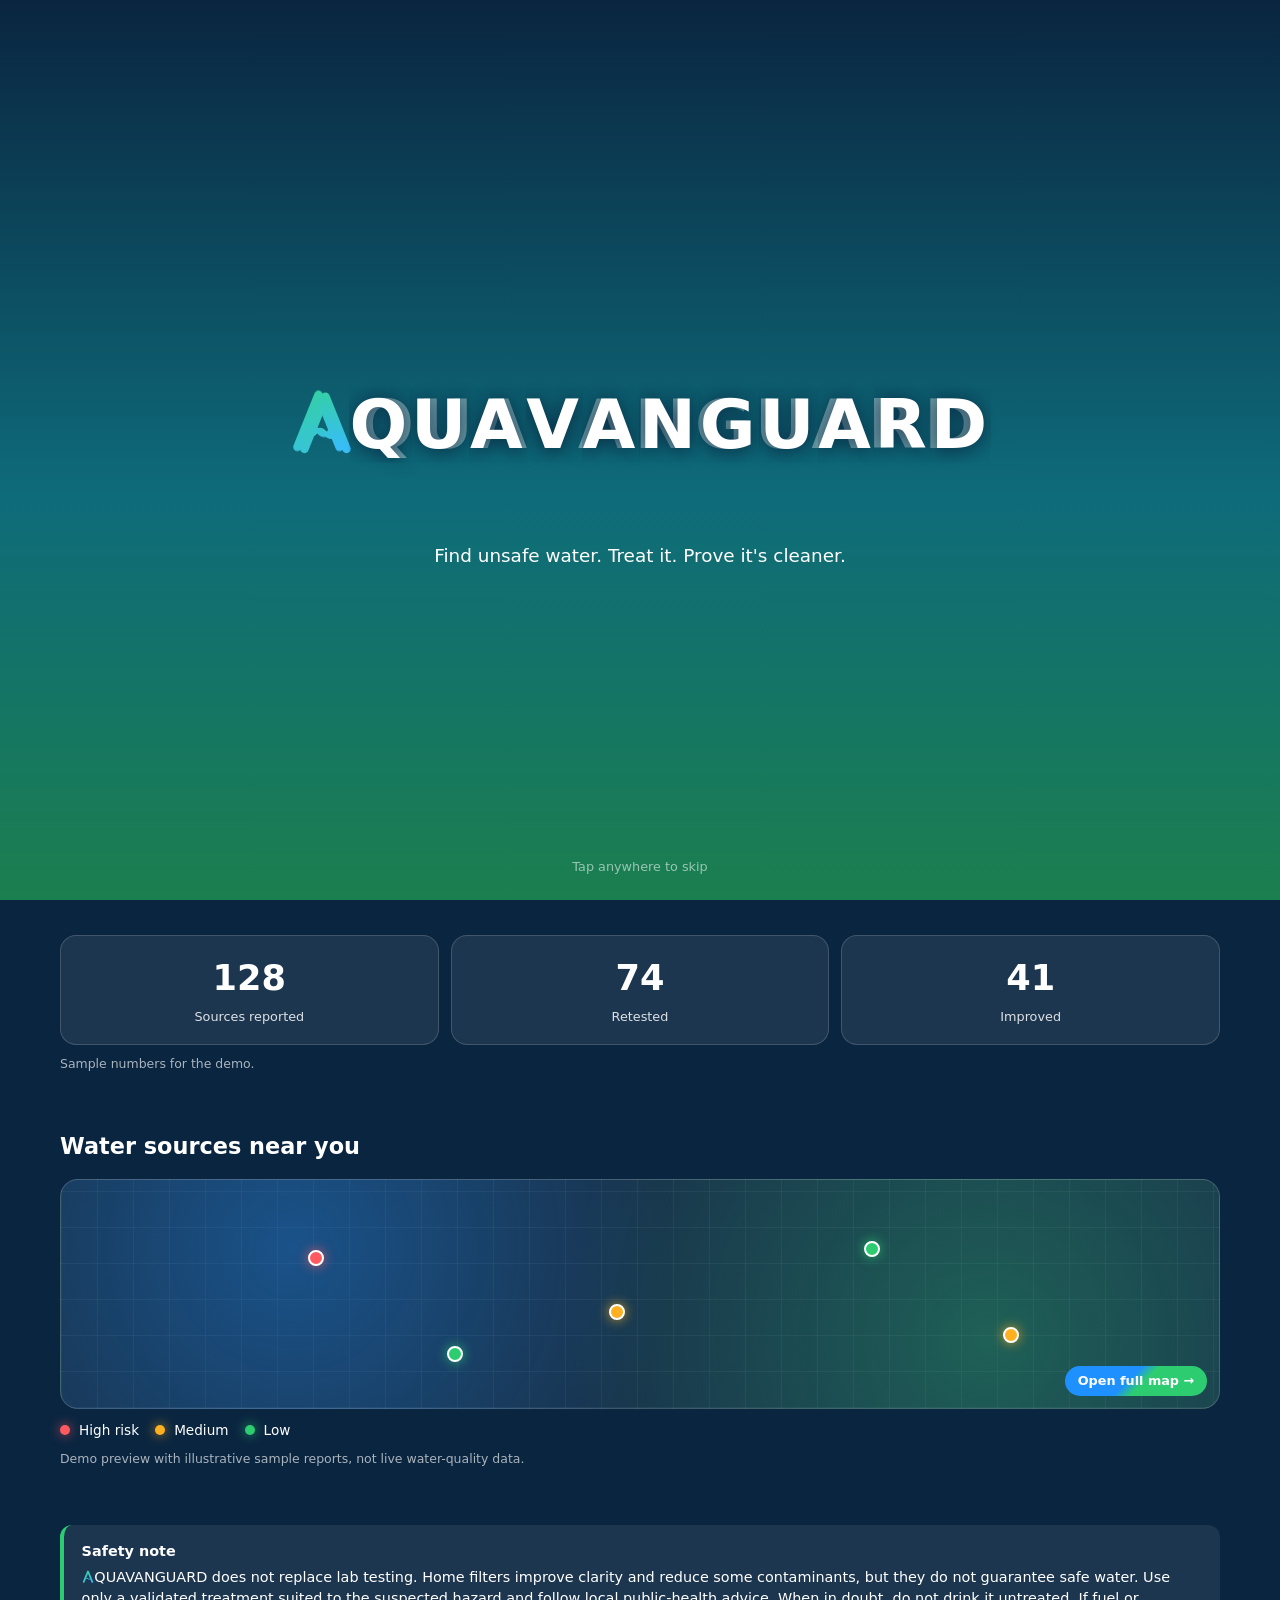
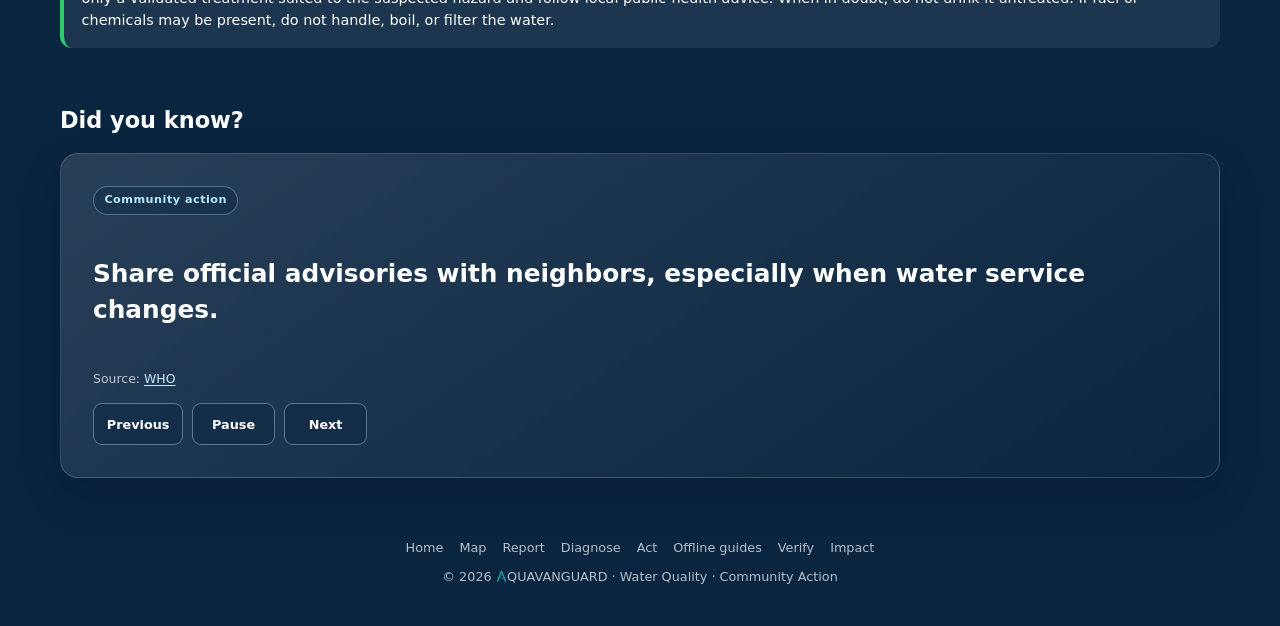
<file: index.html>
<!DOCTYPE html>
<html lang="en">

<head>
    <meta charset="UTF-8">
    <meta name="viewport" content="width=device-width, initial-scale=1.0">>>>>>
    <title>AquaVanguard</title>
    <meta name="theme-color" content="AquaVanguard helps communities find unsafe water, treat it, and prove it is cleaner.">
    <meta name="description"
        content="AquaVanguard helps communities find unsafe water, treat it, and prove it is cleaner.">
    <link rel="stylesheet" href="style.css">
    <link rel="icon" type="image/svg+xml" href="icons/icon.svg">
    <link rel="manifest" href="manifest.json">

    <!-- Decides BEFORE the page paints whether the 4-second intro should play.
       It is skipped on repeat visits (same session), for people who prefer
       reduced motion, and on very low-memory phones. -->
    <script>
        (function () {
            var root = document.documentElement;
            try {
                var seen = sessionStorage.getItem('aqv-intro') === '1';
                var reduce = window.matchMedia &&
                    window.matchMedia('(prefers-reduced-motion: reduce)').matches;
                var lowEnd = navigator.deviceMemory && navigator.deviceMemory <= 1;
                if (!seen && !reduce && !lowEnd) root.classList.add('intro-on');
            } catch (e) {
                root.classList.add('intro-on');
            }
        })();
    </script>

    <style id="mobile-responsive-fix">
        @media screen and (max-width: 820px) {
            html, body { width: 100% !important; max-width: 100vw !important; overflow-x: hidden !important; font-size: 16px !important; }
            .grid, .cards, .steps, .stats, .map-layout, .split, .row, .impact-grid, .offline-directory-grid {
                display: flex !important;
                flex-direction: column !important;
                width: 100% !important;
                grid-template-columns: 1fr !important;
            }
            .site-header { flex-wrap: wrap !important; gap: 10px !important; }
            .nav a { font-size: 14px !important; padding: 10px !important; }
            .source-map, .report-map { height: 350px !important; }
        }
    </style>
</head>

<body>

    <!-- ============ 4-SECOND INTRO (localized water reveals the brand) ============ -->
    <div id="intro" class="intro" aria-hidden="true">
        <div class="intro-stage">
            <h1 class="intro-brand intro-brand-base" aria-hidden="true">
                <span class="logo-word" aria-label="AquaVanguard"><img class="logo-a" src="icons/logo-a.svg" alt="" aria-hidden="true">QUAVANGUARD</span>
            </h1>
            <svg class="intro-current" viewBox="0 0 760 190" preserveAspectRatio="none" aria-hidden="true">
                <defs>
                    <linearGradient id="current-body" x1="0" y1="0" x2="0.15" y2="1">
                        <stop offset="0" stop-color="#e9fbff" stop-opacity="0.82" />
                        <stop offset="0.24" stop-color="#8bdaf3" stop-opacity="0.88" />
                        <stop offset="0.56" stop-color="#328fc3" stop-opacity="0.94" />
                        <stop offset="0.82" stop-color="#b4edfa" stop-opacity="0.88" />
                        <stop offset="1" stop-color="#effcff" stop-opacity="0.7" />
                    </linearGradient>
                    <linearGradient id="current-shadow" x1="0" y1="0" x2="0" y2="1">
                        <stop offset="0" stop-color="#176798" stop-opacity="0.05" />
                        <stop offset="0.52" stop-color="#084a7b" stop-opacity="0.72" />
                        <stop offset="1" stop-color="#45a8d0" stop-opacity="0.04" />
                    </linearGradient>
                    <linearGradient id="current-glint" x1="0" y1="0" x2="1" y2="0">
                        <stop offset="0" stop-color="#fff" stop-opacity="0" />
                        <stop offset="0.3" stop-color="#f4fdff" stop-opacity="0.92" />
                        <stop offset="0.72" stop-color="#c5f2ff" stop-opacity="0.72" />
                        <stop offset="1" stop-color="#fff" stop-opacity="0" />
                    </linearGradient>
                </defs>
                <g class="current-flow">
                    <path class="current-underlay" fill="url(#current-shadow)"
                        d="M-20 91 C49 80 78 39 150 45 C220 51 241 92 306 104 C371 116 413 149 478 139 C549 128 580 80 633 56 C685 32 724 39 780 55 L780 126 C727 111 690 101 642 117 C584 137 548 173 476 177 C396 181 355 149 291 141 C216 132 188 106 134 108 C75 110 30 139 -20 137 Z" />
                    <path class="current-body" fill="url(#current-body)"
                        d="M-20 77 C53 67 83 31 151 37 C220 43 245 84 310 96 C376 108 416 140 477 130 C545 119 581 72 634 48 C687 25 727 32 780 47 L780 108 C728 96 692 88 646 103 C588 122 550 157 478 163 C400 169 358 139 294 131 C218 122 189 98 136 100 C77 102 29 129 -20 127 Z" />
                    <path class="current-highlight" fill="none" stroke="url(#current-glint)" stroke-width="5"
                        d="M-10 81 C57 72 87 38 151 43 C218 48 247 87 310 101 C374 115 418 146 478 136 C547 124 581 77 635 53 C684 31 726 37 771 52" />
                    <path class="current-highlight current-highlight-low" fill="none" stroke="#e4faff"
                        stroke-opacity="0.7" stroke-width="2"
                        d="M-10 119 C51 121 79 96 136 95 C195 94 222 119 291 130 C359 141 402 167 477 160 C551 153 592 118 645 104 C691 92 728 99 771 111" />
                    <g class="current-spray" fill="#eafaff">
                        <circle cx="655" cy="43" r="2.1" />
                        <circle cx="668" cy="32" r="1.2" />
                        <circle cx="704" cy="26" r="1.7" />
                        <circle cx="716" cy="37" r="1" />
                        <circle cx="746" cy="41" r="1.5" />
                    </g>
                </g>
            </svg>
            <h1 class="intro-brand intro-brand-water" aria-label="AquaVanguard"
                <span><img class="logo-a" src="icons/logo-a.svg" alt="" aria-hidden="true"></span><span>Q</span><span>U</span><span>A</span><span>V</span><span>A</span><span>N</span><span>G</span><span>U</span><span>A</span><span>R</span><span>D</span>
            </h1>
        </div>
        <p class="tagline">Find unsafe water. Treat it. Prove it's cleaner.</p>
        <p class="skip-hint">Tap anywhere to skip</p>
    </div>

    <!-- ============ LANDING PAGE ============ -->
    <header class="site-header">
        <a class="wordmark" href="index.html"><span class="logo-word" aria-label="AquaVanguard"><img class="logo-a" src="icons/logo-a.svg" alt="" aria-hidden="true">QUAVANGUARD</span></a>
        <button class="menu-toggle" type="button" aria-expanded="false" aria-controls="site-navigation" aria-label="Open navigation menu">
            <span class="menu-toggle-icon" aria-hidden="true"><span></span><span></span><span></span></span>
            <span class="menu-toggle-label">Menu</span>
        </button>
        <nav class="nav" id="site-navigation" aria-label="Main">
            <a href="map.html">Map</a>
            <a href="diagnose.html">Diagnose</a>
            <a href="blueprints.html">Act</a>
            <a class="nav-offline" href="offline-guides.html">Offline guides</a>
            <a href="community.html">Verify</a>
            <a href="impact.html">Impact</a>
            <div class="language-switcher">
                <label for="site-language">Language</label>
                <select id="site-language" name="language" aria-label="Language">
                    <option value="en">English</option>
                    <option value="yo">Yorùbá</option>
                    <option value="pcm">Pidgin</option>
                </select>
                <small class="language-review-note">Translations are being reviewed by native speakers.</small>
            </div>
            <a class="nav-cta" href="report.html">Report</a>
        </nav>
    </header>

    <main>
        <section class="hero">
            <p class="eyebrow">Water Quality &middot; Community Action</p>
            <h1>Find unsafe water. <span class="accent">Treat it.</span> Prove it's cleaner.</h1>
            <p class="lead">
                <span class="logo-word" aria-label="AquaVanguard"><img class="logo-a" src="icons/logo-a.svg" alt="" aria-hidden="true">QUAVANGUARD</span> helps communities report polluted water sources, check the
                risk, build a low-cost filter, and confirm the water actually improved.
            </p>
            <div class="cta">
                <a class="btn btn-primary" href="report.html">Report a source</a>
                <a class="btn btn-ghost" href="map.html">View map</a>
                <a class="btn btn-ghost" href="offline-guides.html">Offline action guides</a>
            </div>
            <p class="fineprint">Prepare ahead: open the guides while connected and choose “Save app for offline use.” Videos, live maps, and external links still need internet.</p>
        </section>

        <!-- Each card opens its own page -->
        <section class="section" aria-labelledby="how-title">
            <h2 id="how-title">How it works</h2>
            <div class="steps">
                <a class="step" href="report.html">
                    <span class="num">1</span>
                    <h3>Report</h3>
                    <p>Pin a polluted river, stream or well and note what you see.</p>
                </a>
                <a class="step" href="diagnose.html">
                    <span class="num">2</span>
                    <h3>Diagnose</h3>
                    <p>Screen for warning signs and see what follow-up is needed—not a substitute for water testing.</p>
                </a>
                <a class="step" href="blueprints.html">
                    <span class="num">3</span>
                    <h3>Act</h3>
                    <p>Choose cautious next steps based on the water concern and its possible hazards.</p>
                </a>
                <a class="step" href="community.html">
                    <span class="num">4</span>
                    <h3>Verify</h3>
                    <p>Retest the water. Only verified improvements earn rewards.</p>
                </a>
            </div>
        </section>

        <!-- Counters are tappable too -->
        <section class="section" aria-label="Community progress">
            <div class="stats">
                <a class="stat" href="map.html"><strong>128</strong><span>Sources reported</span></a>
                <a class="stat" href="community.html"><strong>74</strong><span>Retested</span></a>
                <a class="stat" href="community.html"><strong>41</strong><span>Improved</span></a>
            </div>
            <p class="fineprint">Sample numbers for the demo.</p>
        </section>

        <!-- Tapping the map preview opens the full map page -->
        <section id="map" class="section" aria-labelledby="map-title">
            <h2 id="map-title">Water sources near you</h2>
            <a class="map-link" href="map.html" aria-label="Open the full water map">
                <div class="map-preview">
                    <span class="pin risk-high" style="left:22%;top:34%"></span>
                    <span class="pin risk-mid" style="left:48%;top:58%"></span>
                    <span class="pin risk-low" style="left:70%;top:30%"></span>
                    <span class="pin risk-mid" style="left:82%;top:68%"></span>
                    <span class="pin risk-low" style="left:34%;top:76%"></span>
                    <span class="map-open">Open full map &rarr;</span>
                </div>
            </a>
            <ul class="legend">
                <li><i class="dot risk-high"></i> High risk</li>
                <li><i class="dot risk-mid"></i> Medium</li>
                <li><i class="dot risk-low"></i> Low</li>
            </ul>
            <p class="fineprint">Demo preview with illustrative sample reports, not live water-quality data.</p>
        </section>

        <section class="section">
            <div class="safety">
                <strong>Safety note</strong>
                <p>
                    <span class="logo-word" aria-label="AquaVanguard"><img class="logo-a" src="icons/logo-a.svg" alt="" aria-hidden="true">QUAVANGUARD</span> does not replace lab testing. Home filters improve
                    clarity and reduce some contaminants, but they do not guarantee safe
                    water. Use only a validated treatment suited to the suspected hazard and follow local public-health advice. <span data-i18n="whenInDoubt">When in doubt, do not drink it untreated.</span> If fuel or chemicals may be present, do not handle, boil, or filter the water.
                </p>
            </div>
        </section>

        <section class="section" id="facts" aria-labelledby="facts-title">
            <h2 id="facts-title">Did you know?</h2>
            <div class="water-facts-card" id="water-facts-card" aria-label="Water quality facts">
                <span class="water-facts-topic" id="water-facts-topic"></span>
                <p class="water-facts-text" id="water-facts-text" aria-live="off"></p>
                <p class="water-facts-source" id="water-facts-source"></p>
                <div class="water-facts-controls" aria-label="Water facts controls">
                    <button id="water-facts-previous" type="button" aria-label="Show previous water fact">Previous</button>
                    <button id="water-facts-toggle" type="button" aria-label="Pause water fact rotation">Pause</button>
                    <button id="water-facts-next" type="button" aria-label="Show next water fact">Next</button>
                </div>
            </div>
        </section>
    </main>

    <footer class="site-footer">
        <nav class="footer-nav" aria-label="Footer">
            <a href="index.html">Home</a>
            <a href="map.html">Map</a>
            <a href="report.html">Report</a>
            <a href="diagnose.html">Diagnose</a>
            <a href="blueprints.html">Act</a>
            <a href="offline-guides.html">Offline guides</a>
            <a href="community.html">Verify</a>
            <a href="impact.html">Impact</a>
        </nav>
        <p>&copy; <span id="year"></span> <span class="logo-word" aria-label="AquaVanguard"><img class="logo-a" src="icons/logo-a.svg" alt="" aria-hidden="true">QUAVANGUARD</span> &middot; Water Quality &middot; Community Action</p>
    </footer>

    <script src="i18n.js"></script>
    <script src="app.js"></script>
</body>

</html>
</file>
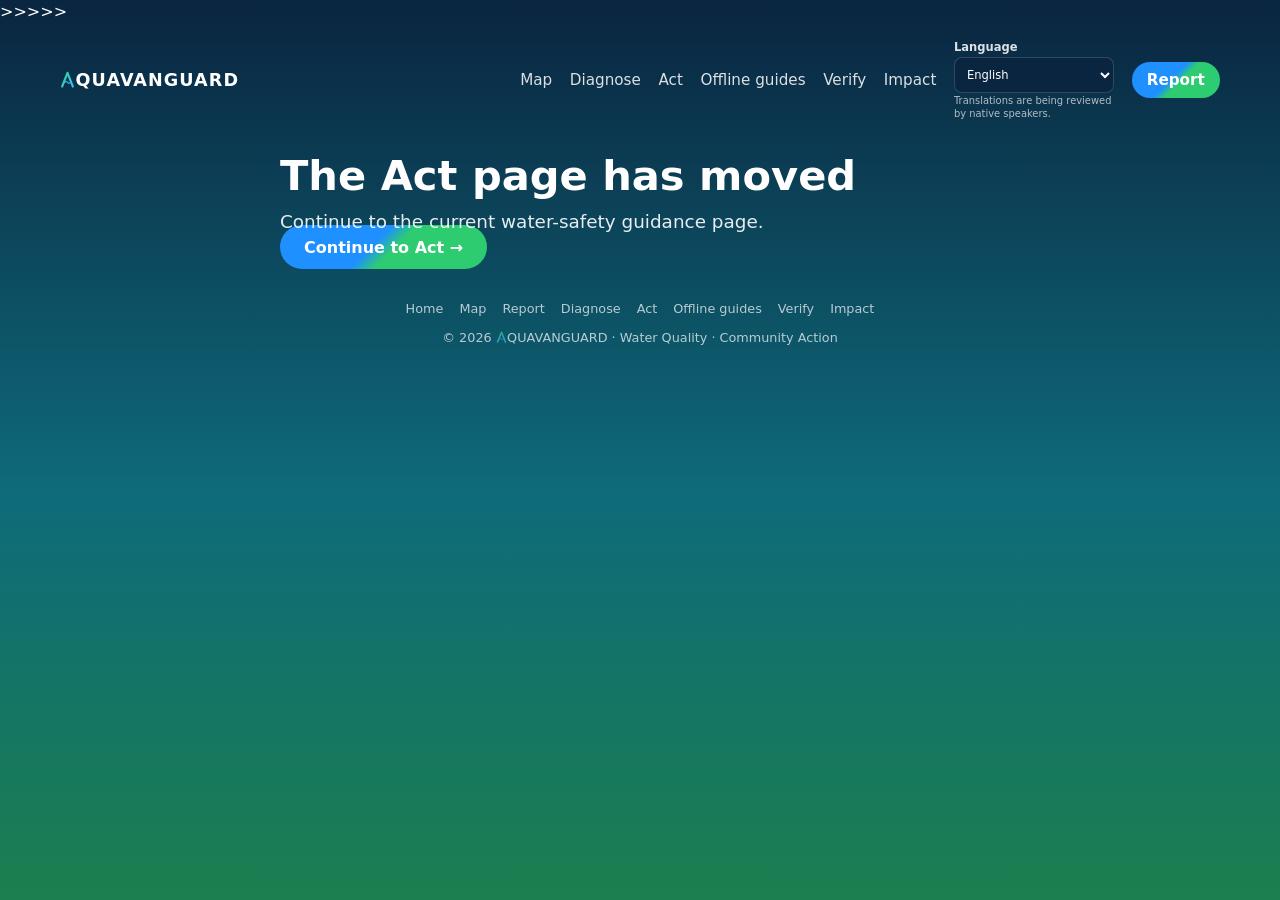
<file: blueprint.html>
<!DOCTYPE html>
<html lang="en">
<head>
    <meta charset="UTF-8">
    <meta name="viewport" content="width=device-width, initial-scale=1.0">>>>>>
    <meta http-equiv="refresh" content="AquaVanguard helps communities find unsafe water, treat it, and prove it is cleaner.">
    <title>AquaVanguard</title>
    <link rel="stylesheet" href="style.css">
    <link rel="icon" type="image/svg+xml" href="icons/icon.svg">
    <meta name="theme-color" content="AquaVanguard helps communities find unsafe water, treat it, and prove it is cleaner.">
    <link rel="manifest" href="manifest.json">

    <style id="mobile-responsive-fix">
        @media screen and (max-width: 820px) {
            html, body { width: 100% !important; max-width: 100vw !important; overflow-x: hidden !important; font-size: 16px !important; }
            .grid, .cards, .steps, .stats, .map-layout, .split, .row, .impact-grid, .offline-directory-grid {
                display: flex !important;
                flex-direction: column !important;
                width: 100% !important;
                grid-template-columns: 1fr !important;
            }
            .site-header { flex-wrap: wrap !important; gap: 10px !important; }
            .nav a { font-size: 14px !important; padding: 10px !important; }
            .source-map, .report-map { height: 350px !important; }
        }
    </style>
</head>
<body class="page">
    <header class="site-header">
        <a class="wordmark" href="index.html"><span class="logo-word" aria-label="AquaVanguard"><img class="logo-a" src="icons/logo-a.svg" alt="" aria-hidden="true">QUAVANGUARD</span></a>
        <button class="menu-toggle" type="button" aria-expanded="false" aria-controls="site-navigation" aria-label="Open navigation menu">
            <span class="menu-toggle-icon" aria-hidden="true"><span></span><span></span><span></span></span>
            <span class="menu-toggle-label">Menu</span>
        </button>
        <nav class="nav" id="site-navigation" aria-label="Main">
            <a href="map.html">Map</a>
            <a href="diagnose.html">Diagnose</a>
            <a href="blueprints.html" aria-current="page">Act</a>
            <a class="nav-offline" href="offline-guides.html">Offline guides</a>
            <a href="community.html">Verify</a>
            <a href="impact.html">Impact</a>
            <div class="language-switcher">
                <label for="site-language">Language</label>
                <select id="site-language" name="language" aria-label="Language">
                    <option value="en">English</option>
                    <option value="yo">Yorùbá</option>
                    <option value="pcm">Pidgin</option>
                </select>
                <small class="language-review-note">Translations are being reviewed by native speakers.</small>
            </div>
            <a class="nav-cta" href="report.html">Report</a>
        </nav>
    </header>

    <main>
        <section class="page-hero">
            <h1>The Act page has moved</h1>
            <p class="lead">Continue to the current water-safety guidance page.</p>
            <a class="btn btn-primary" href="blueprints.html">Continue to Act &rarr;</a>
        </section>
    </main>

    <footer class="site-footer">
        <nav class="footer-nav" aria-label="Footer">
            <a href="index.html">Home</a>
            <a href="map.html">Map</a>
            <a href="report.html">Report</a>
            <a href="diagnose.html">Diagnose</a>
            <a href="blueprints.html">Act</a>
            <a href="offline-guides.html">Offline guides</a>
            <a href="community.html">Verify</a>
            <a href="impact.html">Impact</a>
        </nav>
        <p>&copy; <span id="year"></span> <span class="logo-word" aria-label="AquaVanguard"><img class="logo-a" src="icons/logo-a.svg" alt="" aria-hidden="true">QUAVANGUARD</span> &middot; Water Quality &middot; Community Action</p>
    </footer>
    <script src="i18n.js"></script>
    <script src="app.js"></script>
</body>
</html>
</file>
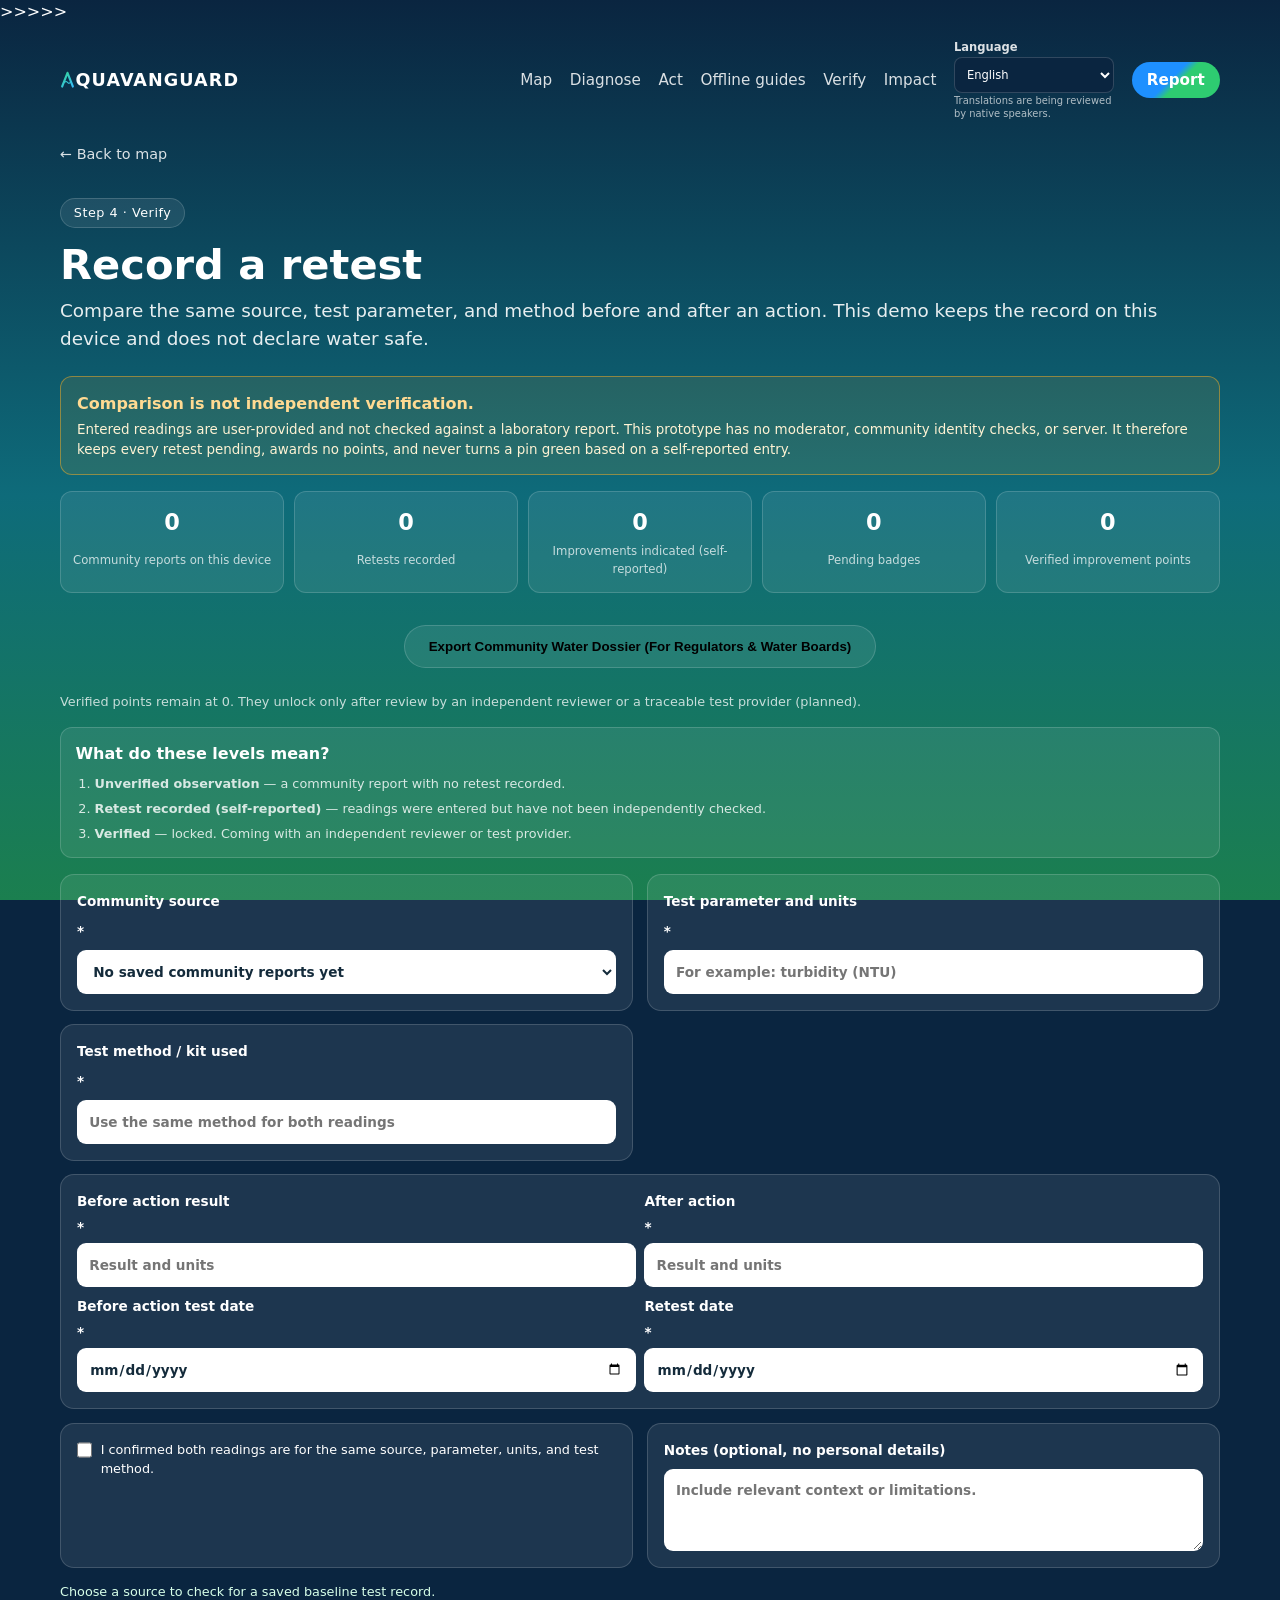
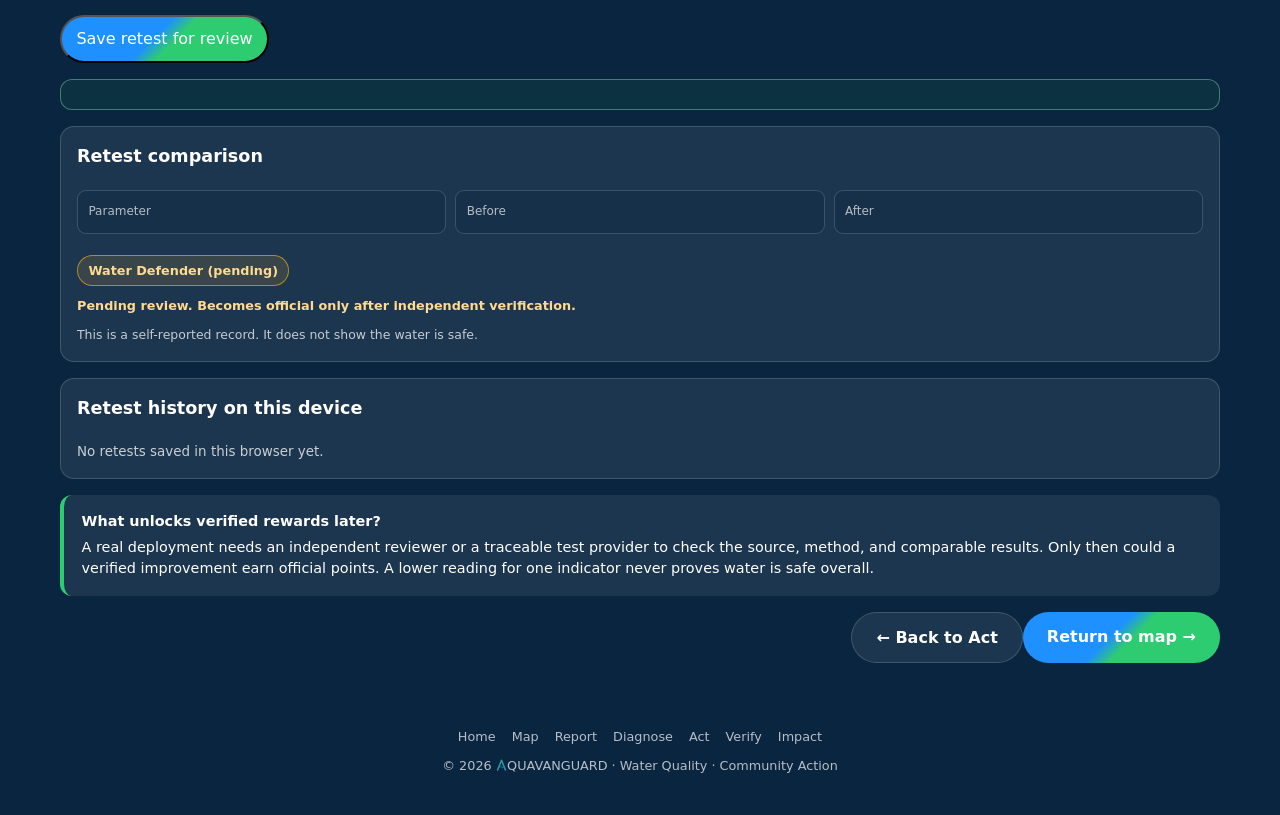
<file: community.html>
<!DOCTYPE html>
<html lang="en">

<head>
    <meta charset="UTF-8">
    <meta name="viewport" content="width=device-width, initial-scale=1.0">>>>>>
    <title>AquaVanguard</title>
    <meta name="theme-color" content="AquaVanguard helps communities find unsafe water, treat it, and prove it is cleaner.">
    <meta name="description" content="AquaVanguard helps communities find unsafe water, treat it, and prove it is cleaner.">
    <link rel="stylesheet" href="style.css">
    <link rel="icon" type="image/svg+xml" href="icons/icon.svg">
    <link rel="manifest" href="manifest.json">

    <style id="mobile-responsive-fix">
        @media screen and (max-width: 820px) {
            html, body { width: 100% !important; max-width: 100vw !important; overflow-x: hidden !important; font-size: 16px !important; }
            .grid, .cards, .steps, .stats, .map-layout, .split, .row, .impact-grid, .offline-directory-grid {
                display: flex !important;
                flex-direction: column !important;
                width: 100% !important;
                grid-template-columns: 1fr !important;
            }
            .site-header { flex-wrap: wrap !important; gap: 10px !important; }
            .nav a { font-size: 14px !important; padding: 10px !important; }
            .source-map, .report-map { height: 350px !important; }
        }
    </style>
</head>

<body class="page verify-page">

    <header class="site-header">
        <a class="wordmark" href="index.html"><span class="logo-word" aria-label="AquaVanguard"><img class="logo-a" src="icons/logo-a.svg" alt="" aria-hidden="true">QUAVANGUARD</span></a>
        <button class="menu-toggle" type="button" aria-expanded="false" aria-controls="site-navigation" aria-label="Open navigation menu">
            <span class="menu-toggle-icon" aria-hidden="true"><span></span><span></span><span></span></span>
            <span class="menu-toggle-label">Menu</span>
        </button>
        <nav class="nav" id="site-navigation" aria-label="Main">
            <a href="map.html">Map</a>
            <a href="diagnose.html">Diagnose</a>
            <a href="blueprints.html">Act</a>
            <a class="nav-offline" href="offline-guides.html">Offline guides</a>
            <a href="community.html" aria-current="page">Verify</a>
            <a href="impact.html">Impact</a>
            <div class="language-switcher">
                <label for="site-language">Language</label>
                <select id="site-language" name="language" aria-label="Language">
                    <option value="en">English</option>
                    <option value="yo">Yorùbá</option>
                    <option value="pcm">Pidgin</option>
                </select>
                <small class="language-review-note">Translations are being reviewed by native speakers.</small>
            </div>
            <a class="nav-cta" href="report.html">Report</a>
        </nav>
    </header>

    <main>
        <a class="back" href="map.html">&larr; Back to map</a>

        <section class="page-hero">
            <span class="step-tag">Step 4 &middot; Verify</span>
            <h1>Record a retest</h1>
            <p class="lead">Compare the same source, test parameter, and method before and after an action. This demo keeps the record on this device and does not declare water safe.</p>
        </section>

        <section class="verify-app" aria-label="Water source retest and verification">
            <div class="verify-notice" role="note">
                <strong>Comparison is not independent verification.</strong>
                <p>Entered readings are user-provided and not checked against a laboratory report. This prototype has no moderator, community identity checks, or server. It therefore keeps every retest pending, awards no points, and never turns a pin green based on a self-reported entry.</p>
            </div>

            <section class="verify-progress" aria-label="Local verification progress">
                <div><strong id="verify-report-count">0</strong><span>Community reports on this device</span></div>
                <div><strong id="verify-retest-count">0</strong><span>Retests recorded</span></div>
                <div><strong id="verify-improvement-count">0</strong><span>Improvements indicated (self-reported)</span></div>
                <div><strong id="verify-pending-badge-count">0</strong><span>Pending badges</span></div>
                <div><strong id="verify-points">0</strong><span>Verified improvement points</span></div>
            </section>
            <div class="verify-dossier-action" style="margin: 1rem 0; text-align: center;">
                <button id="export-dossier-btn" class="btn btn-ghost" type="button">Export Community Water Dossier (For Regulators &amp; Water Boards)</button>
            </div>
            <p class="verify-review-note">Verified points remain at 0. They unlock only after review by an independent reviewer or a traceable test provider (planned).</p>
            <section class="verify-trust-explainer" aria-labelledby="verify-trust-title">
                <h2 id="verify-trust-title">What do these levels mean?</h2>
                <ol>
                    <li><strong>Unverified observation</strong> — a community report with no retest recorded.</li>
                    <li><strong>Retest recorded (self-reported)</strong> — readings were entered but have not been independently checked.</li>
                    <li><strong>Verified</strong> — locked. Coming with an independent reviewer or test provider.</li>
                </ol>
            </section>

            <form id="verify-form" class="verify-form">
                <label>
                    Community source <span aria-hidden="true">*</span>
                    <select id="verify-source-id" name="reportId" required>
                        <option value="">Choose a saved community report</option>
                    </select>
                </label>
                <label>
                    Test parameter and units <span aria-hidden="true">*</span>
                    <input name="parameter" type="text" maxlength="80" required placeholder="For example: turbidity (NTU)">
                </label>
                <label>
                    Test method / kit used <span aria-hidden="true">*</span>
                    <input id="verify-method" name="method" type="text" maxlength="120" required placeholder="Use the same method for both readings">
                </label>
                <div class="verify-comparison">
                    <label>
                        Before action result <span aria-hidden="true">*</span>
                        <input id="verify-before-value" name="beforeValue" type="text" maxlength="100" required placeholder="Result and units">
                    </label>
                    <label>
                        After action <span aria-hidden="true">*</span>
                        <input name="afterValue" type="text" maxlength="100" required placeholder="Result and units">
                    </label>
                    <label>
                        Before action test date <span aria-hidden="true">*</span>
                        <input id="verify-before-date" name="beforeDate" type="date" required>
                    </label>
                    <label>
                        Retest date <span aria-hidden="true">*</span>
                        <input name="retestDate" type="date" required>
                    </label>
                </div>
                <label class="verify-confirmation">
                    <input name="sameMethodConfirmed" type="checkbox" required>
                    <span>I confirmed both readings are for the same source, parameter, units, and test method.</span>
                </label>
                <label>
                    Notes (optional, no personal details)
                    <textarea name="notes" rows="3" maxlength="300" placeholder="Include relevant context or limitations."></textarea>
                </label>
                <p id="verify-baseline-status" class="verify-baseline-status" role="status">Choose a source to check for a saved baseline test record.</p>
                <button class="btn btn-primary" type="submit">Save retest for review</button>
            </form>

            <div id="verify-feedback" class="verify-feedback" role="status" hidden></div>

            <section id="verify-result" class="verify-result" aria-live="polite" aria-labelledby="verify-result-title" hidden>
                <h2 id="verify-result-title">Retest comparison</h2>
                <p id="verify-result-source"></p>
                <dl class="verify-result-readings">
                    <div><dt>Parameter</dt><dd id="verify-result-parameter"></dd></div>
                    <div><dt>Before</dt><dd id="verify-result-before"></dd></div>
                    <div><dt>After</dt><dd id="verify-result-after"></dd></div>
                </dl>
                <p id="verify-result-change"></p>
                <p id="verify-result-range-note" hidden>Whether this is better depends on the recommended range for this water use.</p>
                <span id="verify-result-badge" class="verify-pending-badge">Water Defender (pending)</span>
                <p class="verify-pending-note">Pending review. Becomes official only after independent verification.</p>
                <p class="verify-result-disclaimer">This is a self-reported record. It does not show the water is safe.</p>
            </section>

            <section class="verify-history" aria-labelledby="verify-history-title">
                <h2 id="verify-history-title">Retest history on this device</h2>
                <div id="verify-history-list" class="verify-history-list"></div>
                <p id="verify-empty-state">No retests saved in this browser yet.</p>
            </section>

            <div class="safety">
                <strong>What unlocks verified rewards later?</strong>
                <p>A real deployment needs an independent reviewer or a traceable test provider to check the source, method, and comparable results. Only then could a verified improvement earn official points. A lower reading for one indicator never proves water is safe overall.</p>
            </div>
        </section>

        <div class="page-nav">
            <a class="btn btn-ghost" href="blueprints.html">&larr; Back to Act</a>
            <a class="btn btn-primary" href="map.html">Return to map &rarr;</a>
        </div>
    </main>

    <footer class="site-footer">
        <nav class="footer-nav" aria-label="Footer">
            <a href="index.html">Home</a>
            <a href="map.html">Map</a>
            <a href="report.html">Report</a>
            <a href="diagnose.html">Diagnose</a>
            <a href="blueprints.html">Act</a>
            <a href="community.html">Verify</a>
            <a href="impact.html">Impact</a>
        </nav>
        <p>&copy; <span id="year"></span> <span class="logo-word" aria-label="AquaVanguard"><img class="logo-a" src="icons/logo-a.svg" alt="" aria-hidden="true">QUAVANGUARD</span> &middot; Water Quality &middot; Community Action</p>
    </footer>

    <script src="i18n.js"></script>
    <script src="app.js"></script>
    <script src="water-data.js"></script>
    <script src="verify.js"></script>
</body>

</html>
</file>
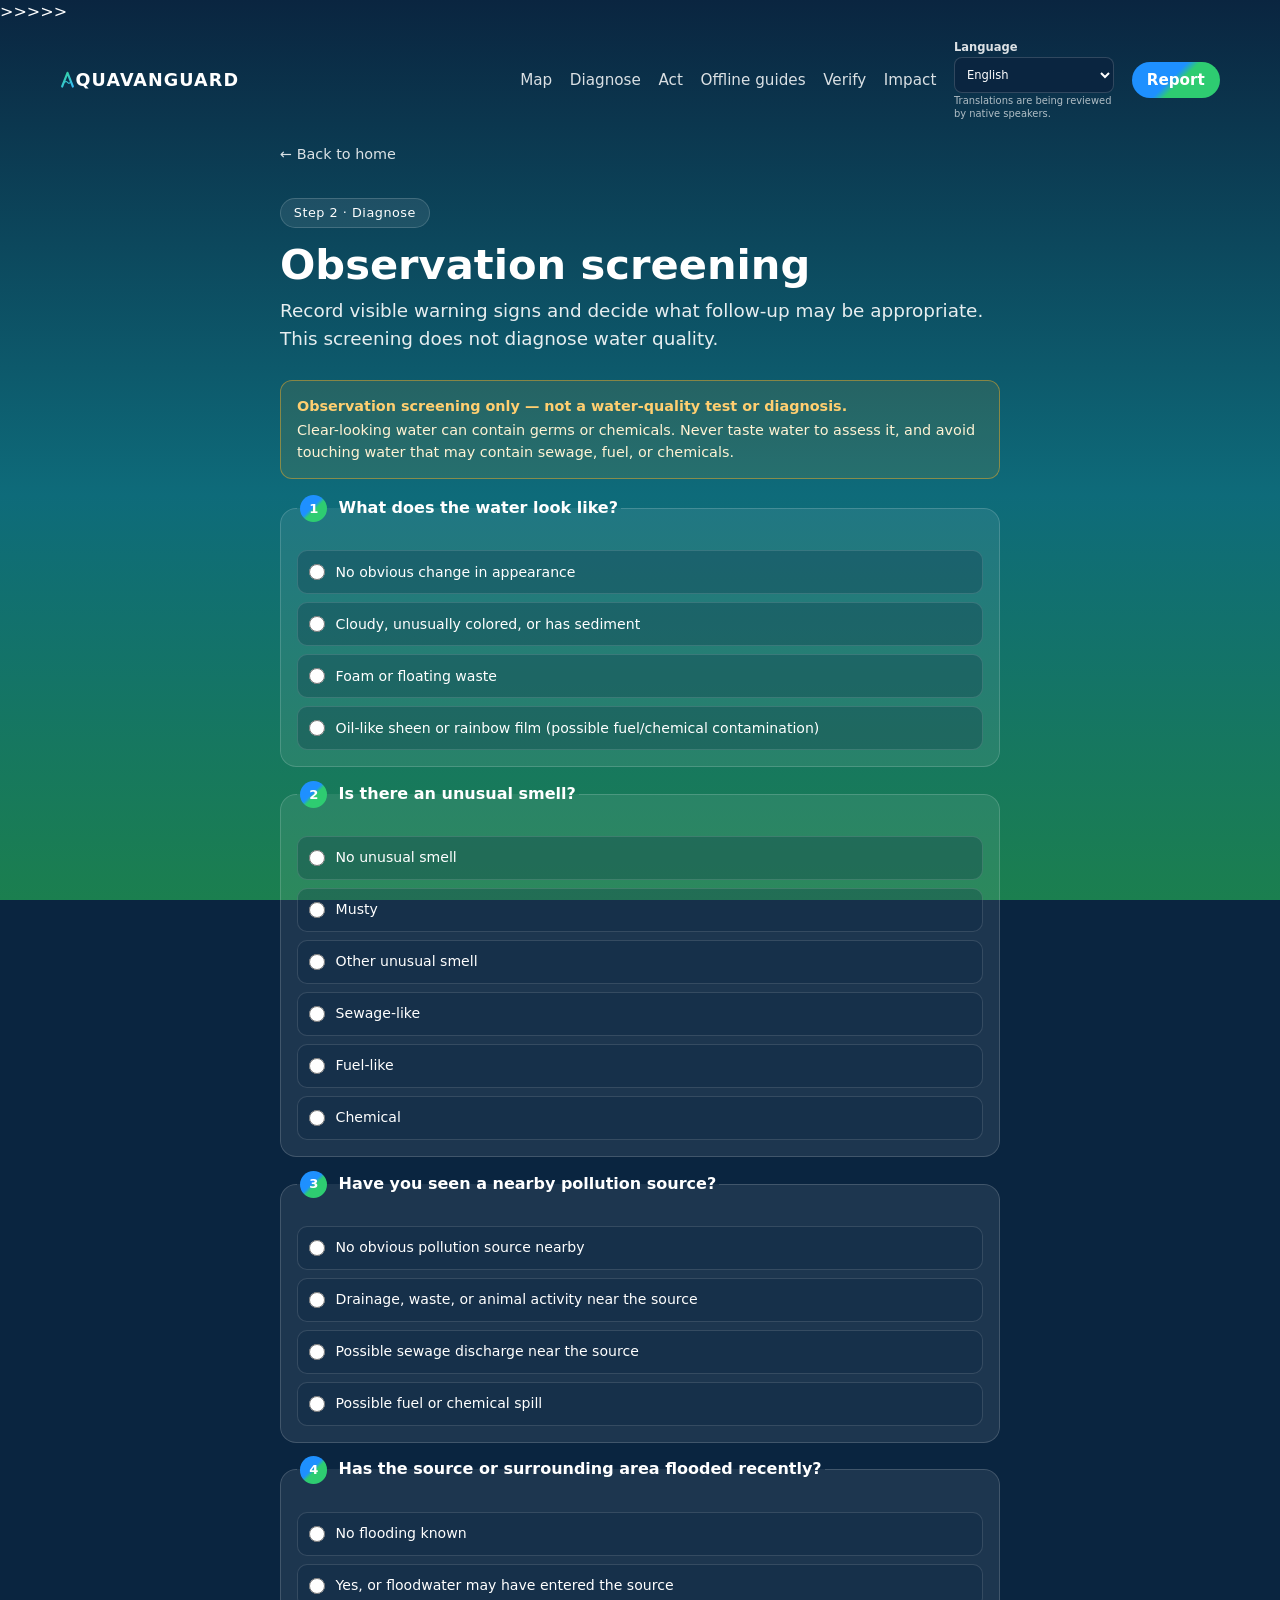
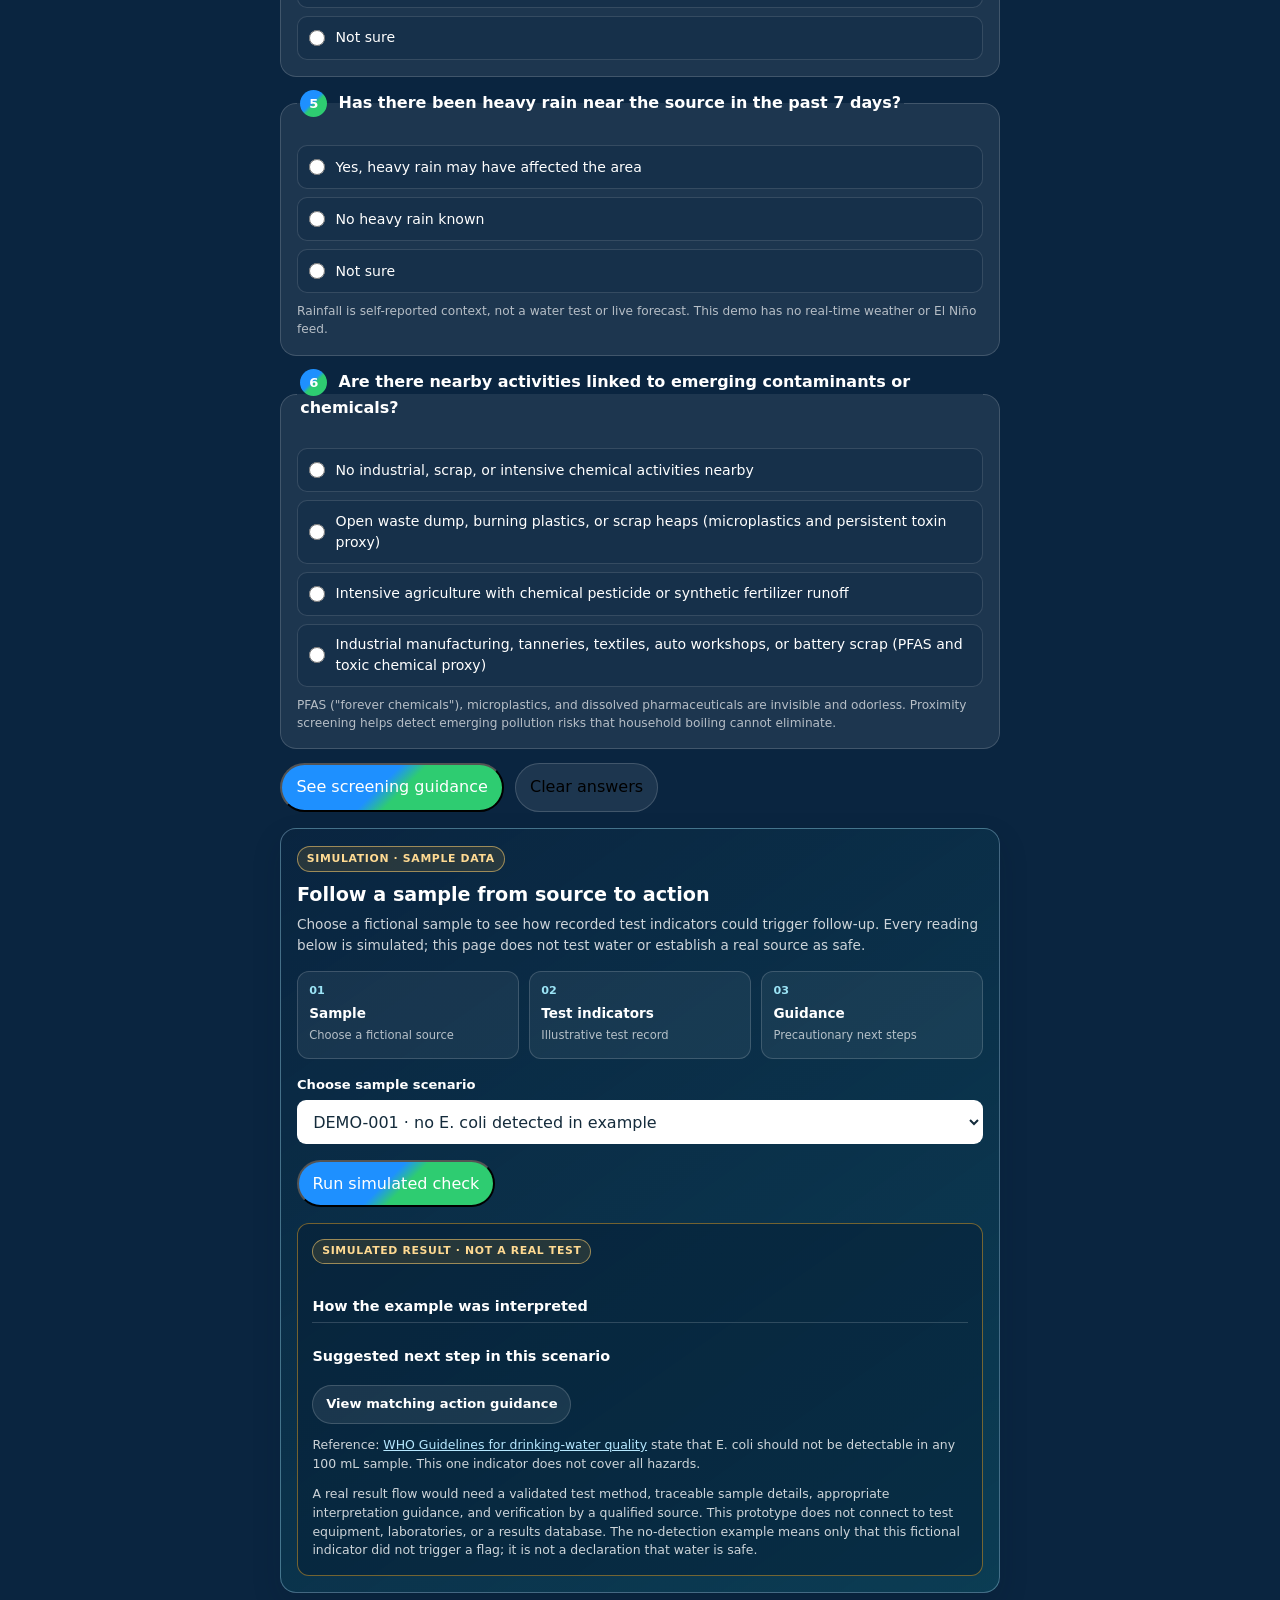
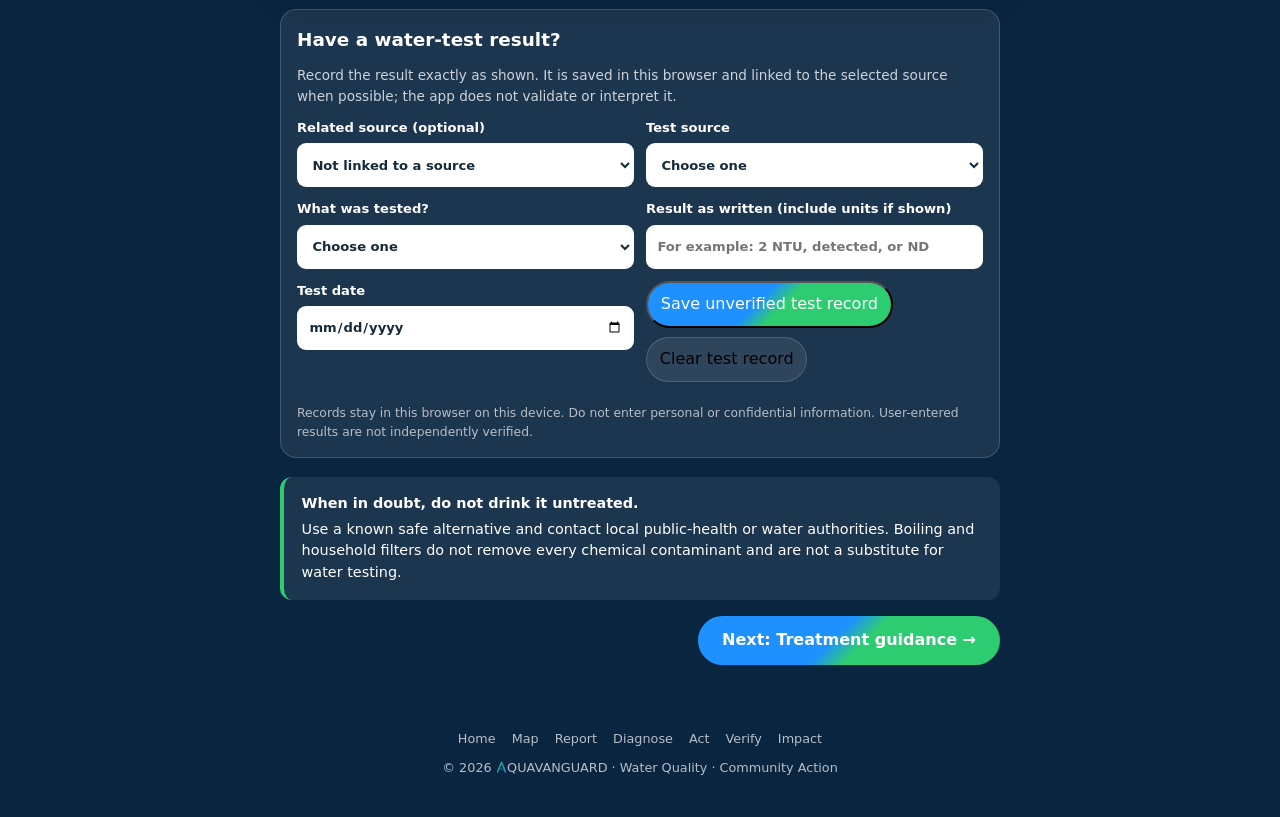
<file: diagnose.html>
<!DOCTYPE html>
<html lang="en">

<head>
    <meta charset="UTF-8">
    <meta name="viewport" content="width=device-width, initial-scale=1.0">>>>>>
    <title>AquaVanguard</title>
    <meta name="theme-color" content="AquaVanguard helps communities find unsafe water, treat it, and prove it is cleaner.">
    <link rel="stylesheet" href="style.css">
    <link rel="icon" type="image/svg+xml" href="icons/icon.svg">
    <link rel="manifest" href="manifest.json">

    <style id="mobile-responsive-fix">
        @media screen and (max-width: 820px) {
            html, body { width: 100% !important; max-width: 100vw !important; overflow-x: hidden !important; font-size: 16px !important; }
            .grid, .cards, .steps, .stats, .map-layout, .split, .row, .impact-grid, .offline-directory-grid {
                display: flex !important;
                flex-direction: column !important;
                width: 100% !important;
                grid-template-columns: 1fr !important;
            }
            .site-header { flex-wrap: wrap !important; gap: 10px !important; }
            .nav a { font-size: 14px !important; padding: 10px !important; }
            .source-map, .report-map { height: 350px !important; }
        }
    </style>
</head>

<body class="page">

    <header class="site-header">
        <a class="wordmark" href="index.html"><span class="logo-word" aria-label="AquaVanguard"><img class="logo-a" src="icons/logo-a.svg" alt="" aria-hidden="true">QUAVANGUARD</span></a>
        <button class="menu-toggle" type="button" aria-expanded="false" aria-controls="site-navigation" aria-label="Open navigation menu">
            <span class="menu-toggle-icon" aria-hidden="true"><span></span><span></span><span></span></span>
            <span class="menu-toggle-label">Menu</span>
        </button>
        <nav class="nav" id="site-navigation" aria-label="Main">
            <a href="map.html">Map</a>
            <a href="diagnose.html">Diagnose</a>
            <a href="blueprints.html">Act</a>
            <a class="nav-offline" href="offline-guides.html">Offline guides</a>
            <a href="community.html">Verify</a>
            <a href="impact.html">Impact</a>
            <div class="language-switcher">
                <label for="site-language">Language</label>
                <select id="site-language" name="language" aria-label="Language">
                    <option value="en">English</option>
                    <option value="yo">Yorùbá</option>
                    <option value="pcm">Pidgin</option>
                </select>
                <small class="language-review-note">Translations are being reviewed by native speakers.</small>
            </div>
            <a class="nav-cta" href="report.html">Report</a>
        </nav>
    </header>

    <main>
        <a class="back" href="index.html">&larr; Back to home</a>

        <section class="page-hero">
            <span class="step-tag">Step 2 &middot; Diagnose</span>
            <h1>Observation screening</h1>
            <p class="lead">Record visible warning signs and decide what follow-up may be appropriate. This screening does not diagnose water quality.</p>
        </section>

        <section class="diagnose-app" aria-label="Water source observation screening">
            <div class="diagnose-notice" role="note">
                <strong>Observation screening only — not a water-quality test or diagnosis.</strong>
                Clear-looking water can contain germs or chemicals. Never taste water to assess it, and avoid touching
                water that may contain sewage, fuel, or chemicals.
            </div>

            <div id="diagnose-source-context" class="diagnose-source-context" role="status" hidden></div>

            <form id="diagnose-form" class="diagnose-form">
                <fieldset class="diagnose-question">
                    <legend><span class="diagnose-step">1</span> What does the water look like?</legend>
                    <div class="diagnose-options">
                        <label class="diagnose-option">
                            <input type="radio" name="appearance" value="clear" required>
                            <span>No obvious change in appearance</span>
                        </label>
                        <label class="diagnose-option">
                            <input type="radio" name="appearance" value="cloudy">
                            <span>Cloudy, unusually colored, or has sediment</span>
                        </label>
                        <label class="diagnose-option">
                            <input type="radio" name="appearance" value="severe">
                            <span>Foam or floating waste</span>
                        </label>
                        <label class="diagnose-option">
                            <input type="radio" name="appearance" value="oil">
                            <span>Oil-like sheen or rainbow film (possible fuel/chemical contamination)</span>
                        </label>
                    </div>
                </fieldset>

                <fieldset class="diagnose-question">
                    <legend><span class="diagnose-step">2</span> Is there an unusual smell?</legend>
                    <div class="diagnose-options">
                        <label class="diagnose-option">
                            <input type="radio" name="smell" value="none" required>
                            <span>No unusual smell</span>
                        </label>
                        <label class="diagnose-option">
                            <input type="radio" name="smell" value="musty">
                            <span>Musty</span>
                        </label>
                        <label class="diagnose-option">
                            <input type="radio" name="smell" value="other">
                            <span>Other unusual smell</span>
                        </label>
                        <label class="diagnose-option">
                            <input type="radio" name="smell" value="sewage">
                            <span>Sewage-like</span>
                        </label>
                        <label class="diagnose-option">
                            <input type="radio" name="smell" value="fuel">
                            <span>Fuel-like</span>
                        </label>
                        <label class="diagnose-option">
                            <input type="radio" name="smell" value="chemical">
                            <span>Chemical</span>
                        </label>
                    </div>
                </fieldset>

                <fieldset class="diagnose-question">
                    <legend><span class="diagnose-step">3</span> Have you seen a nearby pollution source?</legend>
                    <div class="diagnose-options">
                        <label class="diagnose-option">
                            <input type="radio" name="pollution" value="none" required>
                            <span>No obvious pollution source nearby</span>
                        </label>
                        <label class="diagnose-option">
                            <input type="radio" name="pollution" value="runoff">
                            <span>Drainage, waste, or animal activity near the source</span>
                        </label>
                        <label class="diagnose-option">
                            <input type="radio" name="pollution" value="sewage">
                            <span>Possible sewage discharge near the source</span>
                        </label>
                        <label class="diagnose-option">
                            <input type="radio" name="pollution" value="spill">
                            <span>Possible fuel or chemical spill</span>
                        </label>
                    </div>
                </fieldset>

                <fieldset class="diagnose-question">
                    <legend><span class="diagnose-step">4</span> Has the source or surrounding area flooded recently?</legend>
                    <div class="diagnose-options">
                        <label class="diagnose-option">
                            <input type="radio" name="flooding" value="no" required>
                            <span>No flooding known</span>
                        </label>
                        <label class="diagnose-option">
                            <input type="radio" name="flooding" value="yes">
                            <span>Yes, or floodwater may have entered the source</span>
                        </label>
                        <label class="diagnose-option">
                            <input type="radio" name="flooding" value="unsure">
                            <span>Not sure</span>
                        </label>
                    </div>
                </fieldset>

                <fieldset class="diagnose-question">
                    <legend><span class="diagnose-step">5</span> Has there been heavy rain near the source in the past 7 days?</legend>
                    <div class="diagnose-options">
                        <label class="diagnose-option">
                            <input type="radio" name="recentRain" value="yes" required>
                            <span>Yes, heavy rain may have affected the area</span>
                        </label>
                        <label class="diagnose-option">
                            <input type="radio" name="recentRain" value="no">
                            <span>No heavy rain known</span>
                        </label>
                        <label class="diagnose-option">
                            <input type="radio" name="recentRain" value="unsure">
                            <span>Not sure</span>
                        </label>
                    </div>
                    <p class="diagnose-context-note">Rainfall is self-reported context, not a water test or live forecast. This demo has no real-time weather or El Niño feed.</p>
                </fieldset>

                <fieldset class="diagnose-question">
                    <legend><span class="diagnose-step">6</span> Are there nearby activities linked to emerging contaminants or chemicals?</legend>
                    <div class="diagnose-options">
                        <label class="diagnose-option">
                            <input type="radio" name="emerging" value="none" required>
                            <span>No industrial, scrap, or intensive chemical activities nearby</span>
                        </label>
                        <label class="diagnose-option">
                            <input type="radio" name="emerging" value="plastics">
                            <span>Open waste dump, burning plastics, or scrap heaps (microplastics and persistent toxin proxy)</span>
                        </label>
                        <label class="diagnose-option">
                            <input type="radio" name="emerging" value="agriculture">
                            <span>Intensive agriculture with chemical pesticide or synthetic fertilizer runoff</span>
                        </label>
                        <label class="diagnose-option">
                            <input type="radio" name="emerging" value="industrial">
                            <span>Industrial manufacturing, tanneries, textiles, auto workshops, or battery scrap (PFAS and toxic chemical proxy)</span>
                        </label>
                    </div>
                    <p class="diagnose-context-note">PFAS ("forever chemicals"), microplastics, and dissolved pharmaceuticals are invisible and odorless. Proximity screening helps detect emerging pollution risks that household boiling cannot eliminate.</p>
                </fieldset>

                <div class="diagnose-actions">
                    <button class="btn btn-primary" type="submit">See screening guidance</button>
                    <button class="btn btn-ghost" type="reset">Clear answers</button>
                </div>
            </form>

            <section id="diagnose-result" class="diagnose-result" aria-live="polite" tabindex="-1" hidden>
                <span id="diagnose-result-level" class="diagnose-result-level"></span>
                <h2 id="diagnose-result-title"></h2>
                <p id="diagnose-result-summary"></p>
                <h3>Why this guidance appeared</h3>
                <p id="diagnose-result-method" class="diagnose-result-method"></p>
                <ul id="diagnose-result-reasons" class="diagnose-result-reasons"></ul>
                <h3>What to do next</h3>
                <ul id="diagnose-result-actions"></ul>
                <p class="diagnose-result-limit">
                    This screening only reflects the observations you selected. It cannot detect germs, metals, or
                    other invisible contaminants and does not establish whether water is safe.
                </p>
                <p class="diagnose-result-screening-note" data-i18n="screeningNote">This is a screening of visible signs, not a water test. Low does not mean the water is safe.</p>
                <p id="diagnose-save-status" role="status" hidden></p>
                <div class="diagnose-result-links">
                    <a class="btn btn-ghost" href="map.html">View community map</a>
                    <a id="diagnose-action-link" class="btn btn-ghost"
                        href="blueprints.html?concern=unknown#picture-guide-unknown">View matching action guidance</a>
                    <a id="diagnose-verify-link" class="btn btn-ghost" href="community.html" hidden>Record a retest</a>
                </div>
            </section>

            <section class="diagnose-demo" aria-labelledby="diagnose-demo-title">
                <div class="diagnose-demo-heading">
                    <span class="diagnose-demo-badge">SIMULATION · SAMPLE DATA</span>
                    <h2 id="diagnose-demo-title">Follow a sample from source to action</h2>
                    <p>Choose a fictional sample to see how recorded test indicators could trigger follow-up. Every
                        reading below is simulated; this page does not test water or establish a real source as safe.</p>
                </div>
                <div class="diagnose-demo-flow" aria-label="Example test workflow">
                    <div class="diagnose-demo-step">
                        <span>01</span>
                        <strong>Sample</strong>
                        <small>Choose a fictional source</small>
                    </div>
                    <div class="diagnose-demo-step">
                        <span>02</span>
                        <strong>Test indicators</strong>
                        <small>Illustrative test record</small>
                    </div>
                    <div class="diagnose-demo-step">
                        <span>03</span>
                        <strong>Guidance</strong>
                        <small>Precautionary next steps</small>
                    </div>
                </div>
                <label class="diagnose-demo-select-label" for="diagnose-demo-sample">Choose sample scenario</label>
                <select id="diagnose-demo-sample" class="diagnose-demo-select">
                    <option value="no-indicator">DEMO-001 · no E. coli detected in example</option>
                    <option value="indicator-detected">DEMO-002 · E. coli detected in example</option>
                </select>
                <div class="diagnose-demo-actions">
                    <button id="run-diagnose-demo" class="btn btn-primary" type="button">Run simulated check</button>
                    <button id="reset-diagnose-demo" class="btn btn-ghost" type="button" hidden>Hide example</button>
                </div>
                <div id="diagnose-demo-result" class="diagnose-demo-result" aria-live="polite" hidden>
                    <div class="diagnose-demo-result-heading">
                        <span class="diagnose-demo-badge">SIMULATED RESULT · NOT A REAL TEST</span>
                        <strong id="diagnose-demo-outcome"></strong>
                    </div>
                    <dl id="diagnose-demo-readings" class="diagnose-demo-readings"></dl>
                    <h3>How the example was interpreted</h3>
                    <p id="diagnose-demo-guidance" class="diagnose-demo-guidance"></p>
                    <h3>Suggested next step in this scenario</h3>
                    <p id="diagnose-demo-action"></p>
                    <a id="diagnose-demo-action-link" class="btn btn-ghost diagnose-demo-action-link"
                        href="blueprints.html?concern=unknown">View matching action guidance</a>
                    <p class="diagnose-demo-reference">Reference: <a
                            href="https://www.who.int/publications/i/item/9789240045064" target="_blank"
                            rel="noopener noreferrer">WHO Guidelines for drinking-water quality</a> state that E. coli
                        should not be detectable in any 100 mL sample. This one indicator does not cover all hazards.</p>
                    <p class="diagnose-demo-limit">A real result flow would need a validated test method, traceable
                        sample details, appropriate interpretation guidance, and verification by a qualified source.
                        This prototype does not connect to test equipment, laboratories, or a results database. The
                        no-detection example means only that this fictional indicator did not trigger a flag; it is
                        not a declaration that water is safe.</p>
                </div>
            </section>

            <section class="test-record" aria-labelledby="test-record-title">
                <h2 id="test-record-title">Have a water-test result?</h2>
                <p>Record the result exactly as shown. It is saved in this browser and linked to the selected source when possible; the app does not validate or interpret it.</p>
                <form id="test-record-form" class="test-record-form">
                    <label>
                        Related source (optional)
                        <select name="sourceId" id="test-source-id">
                            <option value="">Not linked to a source</option>
                        </select>
                    </label>
                    <label>
                        Test source
                        <select name="testSource" required>
                            <option value="">Choose one</option>
                            <option value="home">Home test kit</option>
                            <option value="laboratory">Laboratory report</option>
                        </select>
                    </label>
                    <label>
                        What was tested?
                        <select name="parameter" required>
                            <option value="">Choose one</option>
                            <option value="E. coli / indicator bacteria">E. coli / indicator bacteria</option>
                            <option value="Turbidity">Turbidity</option>
                            <option value="pH">pH</option>
                            <option value="Free chlorine">Free chlorine</option>
                            <option value="Other (use report name)">Other (use report name)</option>
                        </select>
                    </label>
                    <label>
                        Result as written (include units if shown)
                        <input name="testResult" type="text" maxlength="120" required
                            placeholder="For example: 2 NTU, detected, or ND">
                    </label>
                    <label>
                        Test date
                        <input name="testDate" type="date" required>
                    </label>
                    <div class="test-record-actions">
                        <button class="btn btn-primary" type="submit">Save unverified test record</button>
                        <button class="btn btn-ghost" type="reset">Clear test record</button>
                    </div>
                </form>
                <div id="test-record-output" class="test-record-output" role="status" hidden></div>
                <p class="test-record-privacy">Records stay in this browser on this device. Do not enter personal or confidential information. User-entered results are not independently verified.</p>
            </section>

            <div class="safety diagnose-safety">
                <strong data-i18n="whenInDoubt">When in doubt, do not drink it untreated.</strong>
                <p>Use a known safe alternative and contact local public-health or water authorities. Boiling and household
                    filters do not remove every chemical contaminant and are not a substitute for water testing.</p>
            </div>
        </section>

        <div class="page-nav">
            <a class="btn btn-primary" href="blueprints.html">Next: Treatment guidance &rarr;</a>
        </div>
    </main>

    <footer class="site-footer">
        <nav class="footer-nav" aria-label="Footer">
            <a href="index.html">Home</a>
            <a href="map.html">Map</a>
            <a href="report.html">Report</a>
            <a href="diagnose.html">Diagnose</a>
            <a href="blueprints.html">Act</a>
            <a href="community.html">Verify</a>
            <a href="impact.html">Impact</a>
        </nav>
        <p>&copy; <span id="year"></span> <span class="logo-word" aria-label="AquaVanguard"><img class="logo-a" src="icons/logo-a.svg" alt="" aria-hidden="true">QUAVANGUARD</span> &middot; Water Quality &middot; Community Action</p>
    </footer>

    <script src="i18n.js"></script>
    <script src="app.js"></script>
    <script src="data.js"></script>
    <script src="water-data.js"></script>
    <script src="risk.js"></script>
    <script src="diagnose.js"></script>
</body>

</html>
</file>
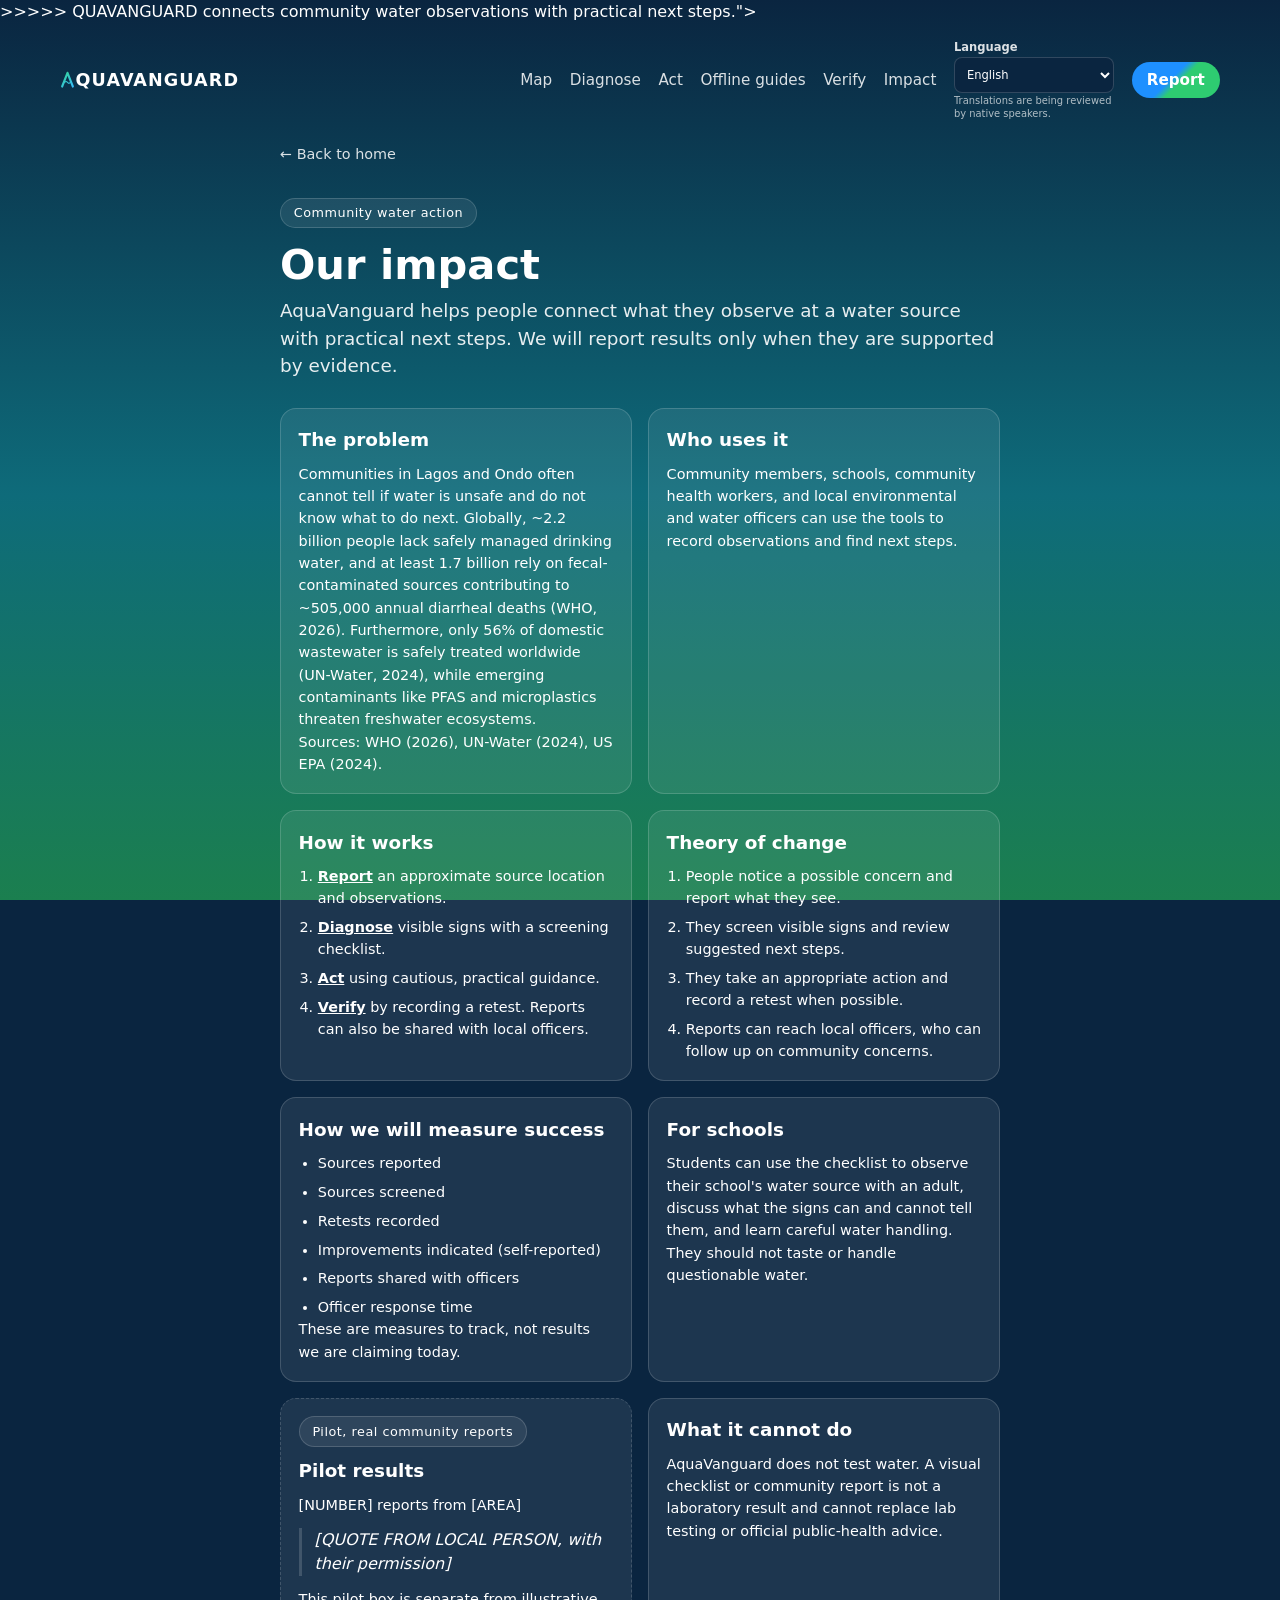
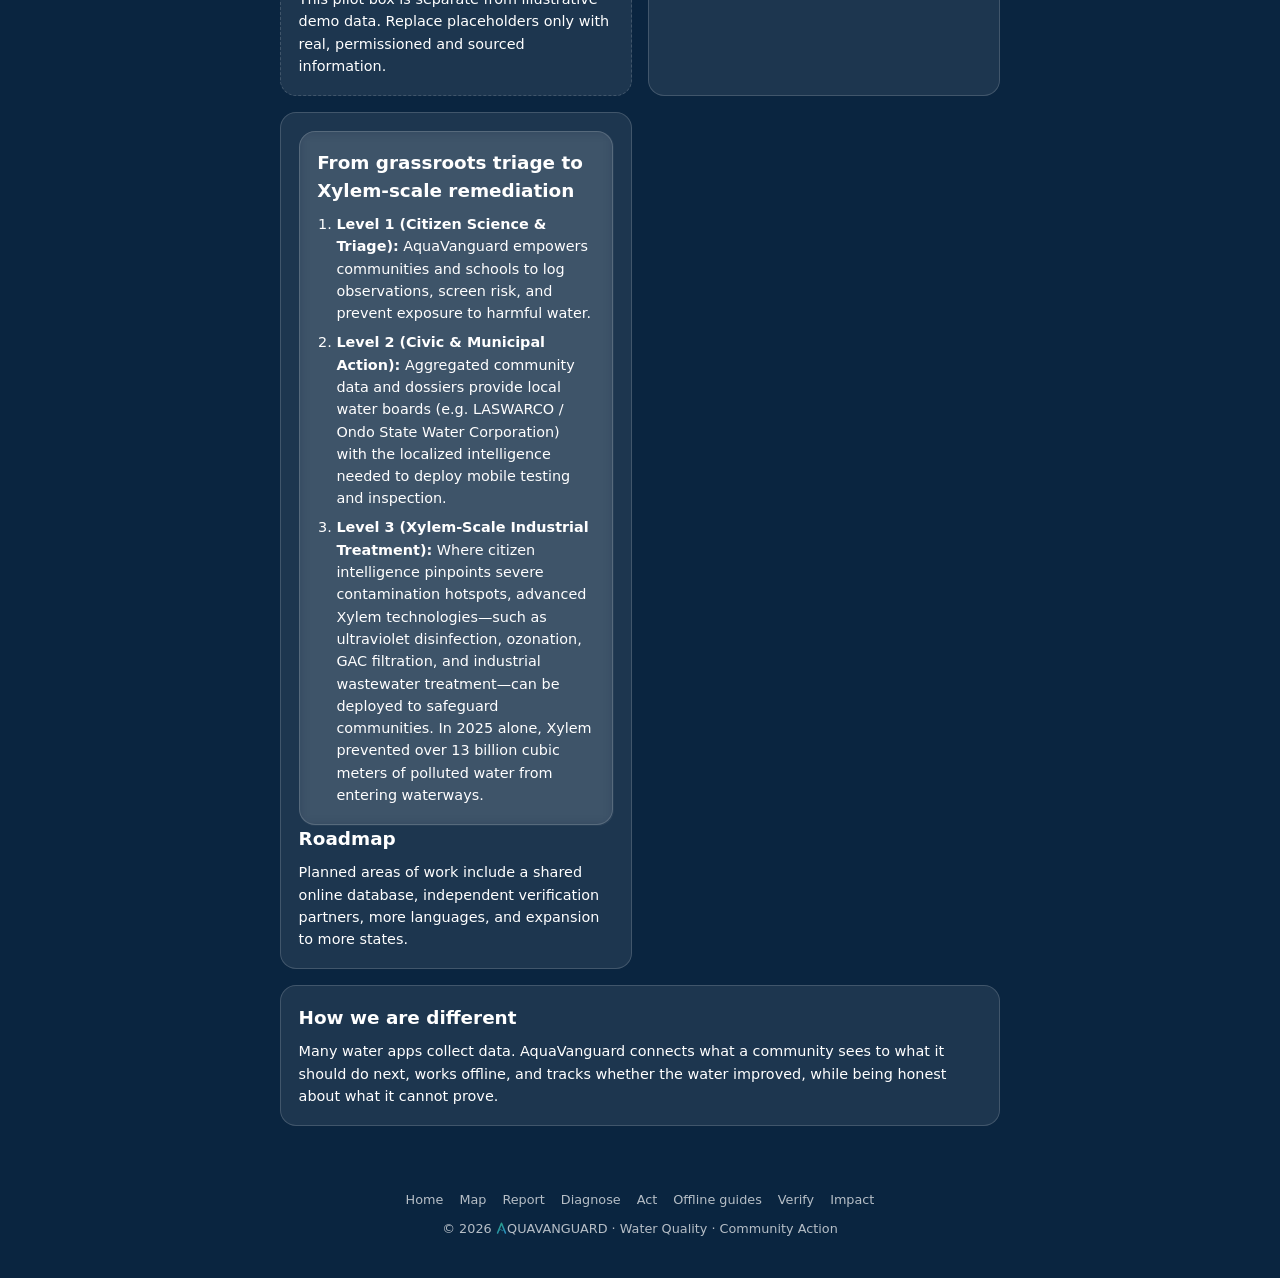
<file: impact.html>
<!DOCTYPE html>
<html lang="en">

<head>
    <meta charset="UTF-8">
    <meta name="viewport" content="width=device-width, initial-scale=1.0">>>>>>
    <title>AquaVanguard</title>
    <meta name="theme-color" content="AquaVanguard helps communities find unsafe water, treat it, and prove it is cleaner.">
    <meta name="description" content="AquaVanguard helps communities find unsafe water, treat it, and prove it is cleaner."logo-a" src="icons/logo-a.svg" alt="" aria-hidden="true">QUAVANGUARD connects community water observations with practical next steps.">
    <link rel="stylesheet" href="style.css">
    <link rel="icon" type="image/svg+xml" href="icons/icon.svg">
    <link rel="manifest" href="manifest.json">

    <style id="mobile-responsive-fix">
        @media screen and (max-width: 820px) {
            html, body { width: 100% !important; max-width: 100vw !important; overflow-x: hidden !important; font-size: 16px !important; }
            .grid, .cards, .steps, .stats, .map-layout, .split, .row, .impact-grid, .offline-directory-grid {
                display: flex !important;
                flex-direction: column !important;
                width: 100% !important;
                grid-template-columns: 1fr !important;
            }
            .site-header { flex-wrap: wrap !important; gap: 10px !important; }
            .nav a { font-size: 14px !important; padding: 10px !important; }
            .source-map, .report-map { height: 350px !important; }
        }
    </style>
</head>

<body class="page impact-page">
    <header class="site-header">
        <a class="wordmark" href="index.html"><span class="logo-word" aria-label="AquaVanguard"><img class="logo-a" src="icons/logo-a.svg" alt="" aria-hidden="true">QUAVANGUARD</span></a>
        <button class="menu-toggle" type="button" aria-expanded="false" aria-controls="site-navigation" aria-label="Open navigation menu">
            <span class="menu-toggle-icon" aria-hidden="true"><span></span><span></span><span></span></span>
            <span class="menu-toggle-label">Menu</span>
        </button>
        <nav class="nav" id="site-navigation" aria-label="Main">
            <a href="map.html">Map</a>
            <a href="diagnose.html">Diagnose</a>
            <a href="blueprints.html">Act</a>
            <a class="nav-offline" href="offline-guides.html">Offline guides</a>
            <a href="community.html">Verify</a>
            <a href="impact.html" aria-current="page">Impact</a>
            <div class="language-switcher">
                <label for="site-language">Language</label>
                <select id="site-language" name="language" aria-label="Language">
                    <option value="en">English</option>
                    <option value="yo">Yorùbá</option>
                    <option value="pcm">Pidgin</option>
                </select>
                <small class="language-review-note">Translations are being reviewed by native speakers.</small>
            </div>
            <a class="nav-cta" href="report.html">Report</a>
        </nav>
    </header>

    <main>
        <a class="back" href="index.html">&larr; Back to home</a>
        <section class="page-hero">
            <span class="step-tag">Community water action</span>
            <h1>Our impact</h1>
            <p class="lead">AquaVanguard helps people connect what they observe at a water source with practical next steps. We will report results only when they are supported by evidence.</p>
        </section>

        <div class="impact-grid">
            <section class="impact-card">
                <h2>The problem</h2>
                <p>Communities in Lagos and Ondo often cannot tell if water is unsafe and do not know what to do next. Globally, ~2.2 billion people lack safely managed drinking water, and at least 1.7 billion rely on fecal-contaminated sources contributing to ~505,000 annual diarrheal deaths (WHO, 2026). Furthermore, only 56% of domestic wastewater is safely treated worldwide (UN-Water, 2024), while emerging contaminants like PFAS and microplastics threaten freshwater ecosystems.</p>
                <p class="impact-fineprint">Sources: WHO (2026), UN-Water (2024), US EPA (2024).</p>
            </section>

            <section class="impact-card">
                <h2>Who uses it</h2>
                <p>Community members, schools, community health workers, and local environmental and water officers can use the tools to record observations and find next steps.</p>
            </section>

            <section class="impact-card">
                <h2>How it works</h2>
                <ol class="impact-flow">
                    <li><a href="report.html">Report</a> an approximate source location and observations.</li>
                    <li><a href="diagnose.html">Diagnose</a> visible signs with a screening checklist.</li>
                    <li><a href="blueprints.html">Act</a> using cautious, practical guidance.</li>
                    <li><a href="community.html">Verify</a> by recording a retest. Reports can also be shared with local officers.</li>
                </ol>
            </section>

            <section class="impact-card">
                <h2>Theory of change</h2>
                <ol class="impact-flow">
                    <li>People notice a possible concern and report what they see.</li>
                    <li>They screen visible signs and review suggested next steps.</li>
                    <li>They take an appropriate action and record a retest when possible.</li>
                    <li>Reports can reach local officers, who can follow up on community concerns.</li>
                </ol>
            </section>

            <section class="impact-card">
                <h2>How we will measure success</h2>
                <ul>
                    <li>Sources reported</li>
                    <li>Sources screened</li>
                    <li>Retests recorded</li>
                    <li>Improvements indicated (self-reported)</li>
                    <li>Reports shared with officers</li>
                    <li>Officer response time</li>
                </ul>
                <p>These are measures to track, not results we are claiming today.</p>
            </section>

            <section class="impact-card">
                <h2>For schools</h2>
                <p>Students can use the checklist to observe their school's water source with an adult, discuss what the signs can and cannot tell them, and learn careful water handling. They should not taste or handle questionable water.</p>
            </section>

            <section class="impact-card impact-pilot" aria-labelledby="pilot-results-title">
                <span class="step-tag">Pilot, real community reports</span>
                <h2 id="pilot-results-title">Pilot results</h2>
                <p>[NUMBER] reports from [AREA]</p>
                <blockquote>[QUOTE FROM LOCAL PERSON, with their permission]</blockquote>
                <p>This pilot box is separate from illustrative demo data. Replace placeholders only with real, permissioned and sourced information.</p>
            </section>

            <section class="impact-card">
                <h2>What it cannot do</h2>
                <p>AquaVanguard does not test water. A visual checklist or community report is not a laboratory result and cannot replace lab testing or official public-health advice.</p>
            </section>

            <section class="impact-card">
            <section class="impact-card">
                <h2>From grassroots triage to Xylem-scale remediation</h2>
                <ol class="impact-flow">
                    <li><strong>Level 1 (Citizen Science & Triage):</strong> AquaVanguard empowers communities and schools to log observations, screen risk, and prevent exposure to harmful water.</li>
                    <li><strong>Level 2 (Civic & Municipal Action):</strong> Aggregated community data and dossiers provide local water boards (e.g. LASWARCO / Ondo State Water Corporation) with the localized intelligence needed to deploy mobile testing and inspection.</li>
                    <li><strong>Level 3 (Xylem-Scale Industrial Treatment):</strong> Where citizen intelligence pinpoints severe contamination hotspots, advanced Xylem technologies—such as ultraviolet disinfection, ozonation, GAC filtration, and industrial wastewater treatment—can be deployed to safeguard communities. In 2025 alone, Xylem prevented over 13 billion cubic meters of polluted water from entering waterways.</li>
                </ol>
            </section>
                <h2>Roadmap</h2>
                <p>Planned areas of work include a shared online database, independent verification partners, more languages, and expansion to more states.</p>
            </section>

            <section class="impact-card impact-difference">
                <h2>How we are different</h2>
                <p>Many water apps collect data. AquaVanguard connects what a community sees to what it should do next, works offline, and tracks whether the water improved, while being honest about what it cannot prove.</p>
            </section>
        </div>
    </main>

    <footer class="site-footer">
        <nav class="footer-nav" aria-label="Footer">
            <a href="index.html">Home</a>
            <a href="map.html">Map</a>
            <a href="report.html">Report</a>
            <a href="diagnose.html">Diagnose</a>
            <a href="blueprints.html">Act</a>
            <a href="offline-guides.html">Offline guides</a>
            <a href="community.html">Verify</a>
            <a href="impact.html" aria-current="page">Impact</a>
        </nav>
        <p>&copy; <span id="year"></span> <span class="logo-word" aria-label="AquaVanguard"><img class="logo-a" src="icons/logo-a.svg" alt="" aria-hidden="true">QUAVANGUARD</span> &middot; Water Quality &middot; Community Action</p>
    </footer>

    <script src="i18n.js"></script>
    <script src="app.js"></script>
</body>

</html>
</file>
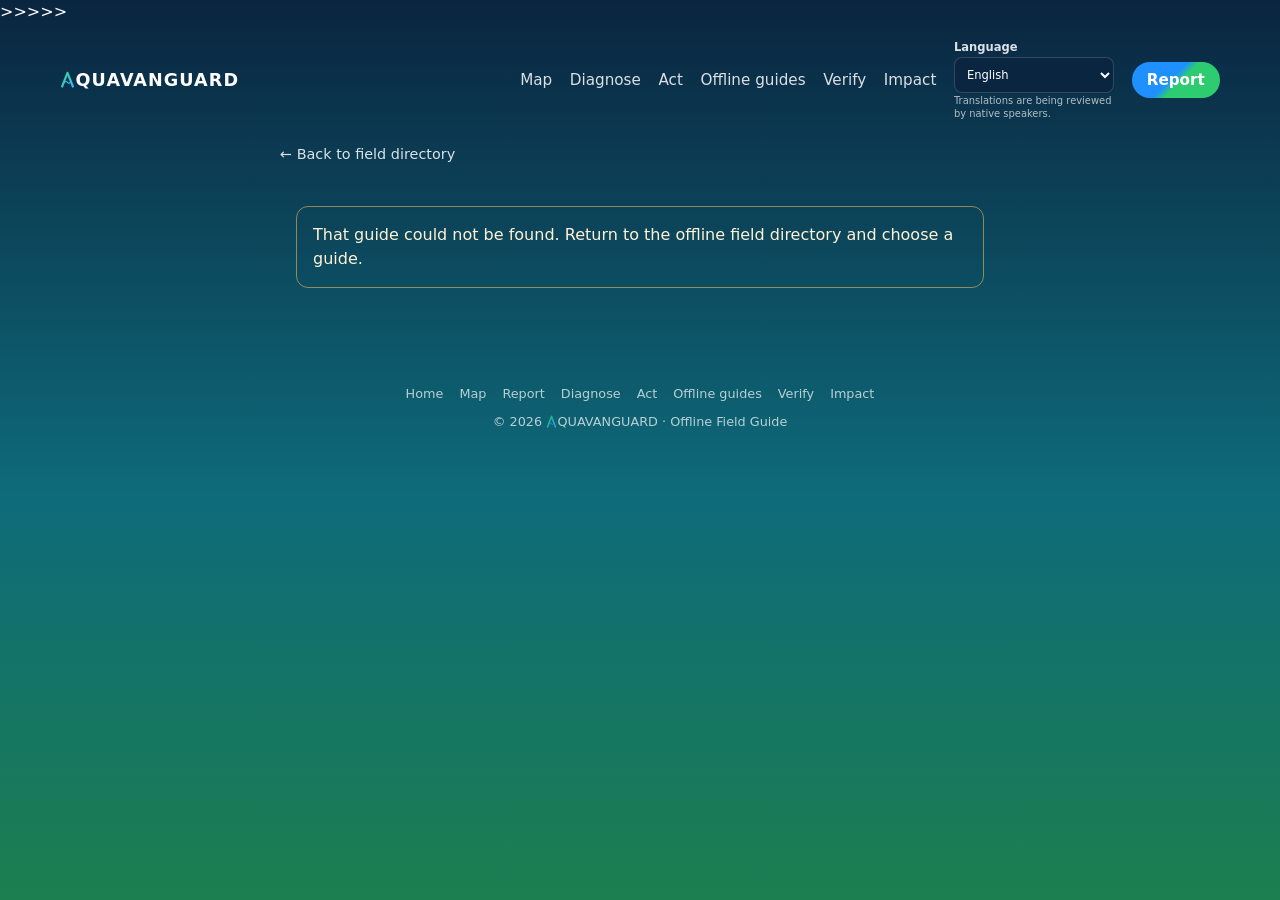
<file: offline-guide.html>
<!DOCTYPE html>
<html lang="en">

<head>
    <meta charset="UTF-8">
    <meta name="viewport" content="width=device-width, initial-scale=1.0">>>>>>
    <meta name="theme-color" content="AquaVanguard helps communities find unsafe water, treat it, and prove it is cleaner.">
    <meta name="description" content="AquaVanguard helps communities find unsafe water, treat it, and prove it is cleaner.">
    <title>AquaVanguard</title>
    <link rel="stylesheet" href="style.css">
    <link rel="icon" type="image/svg+xml" href="icons/icon.svg">
    <link rel="manifest" href="manifest.json">

    <style id="mobile-responsive-fix">
        @media screen and (max-width: 820px) {
            html, body { width: 100% !important; max-width: 100vw !important; overflow-x: hidden !important; font-size: 16px !important; }
            .grid, .cards, .steps, .stats, .map-layout, .split, .row, .impact-grid, .offline-directory-grid {
                display: flex !important;
                flex-direction: column !important;
                width: 100% !important;
                grid-template-columns: 1fr !important;
            }
            .site-header { flex-wrap: wrap !important; gap: 10px !important; }
            .nav a { font-size: 14px !important; padding: 10px !important; }
            .source-map, .report-map { height: 350px !important; }
        }
    </style>
</head>

<body class="page offline-guide-page">
    <header class="site-header">
        <a class="wordmark" href="index.html"><span class="logo-word" aria-label="AquaVanguard"><img class="logo-a" src="icons/logo-a.svg" alt="" aria-hidden="true">QUAVANGUARD</span></a>
        <button class="menu-toggle" type="button" aria-expanded="false" aria-controls="site-navigation" aria-label="Open navigation menu">
            <span class="menu-toggle-icon" aria-hidden="true"><span></span><span></span><span></span></span>
            <span class="menu-toggle-label">Menu</span>
        </button>
        <nav class="nav" id="site-navigation" aria-label="Main">
            <a href="map.html">Map</a>
            <a href="diagnose.html">Diagnose</a>
            <a href="blueprints.html">Act</a>
            <a class="nav-offline" href="offline-guides.html">Offline guides</a>
            <a href="community.html">Verify</a>
            <a href="impact.html">Impact</a>
            <div class="language-switcher">
                <label for="site-language">Language</label>
                <select id="site-language" name="language" aria-label="Language">
                    <option value="en">English</option>
                    <option value="yo">Yorùbá</option>
                    <option value="pcm">Pidgin</option>
                </select>
                <small class="language-review-note">Translations are being reviewed by native speakers.</small>
            </div>
            <a class="nav-cta" href="report.html">Report</a>
        </nav>
    </header>

    <main>
        <a class="back" href="offline-guides.html">&larr; Back to field directory</a>
        <article id="offline-guide-content" class="offline-guide-content" aria-live="polite">
            <p class="offline-guide-status">Loading saved field guide…</p>
        </article>
    </main>

    <footer class="site-footer">
        <nav class="footer-nav" aria-label="Footer">
            <a href="index.html">Home</a>
            <a href="map.html">Map</a>
            <a href="report.html">Report</a>
            <a href="diagnose.html">Diagnose</a>
            <a href="blueprints.html">Act</a>
            <a href="offline-guides.html">Offline guides</a>
            <a href="community.html">Verify</a>
            <a href="impact.html">Impact</a>
        </nav>
        <p>&copy; <span id="year"></span> <span class="logo-word" aria-label="AquaVanguard"><img class="logo-a" src="icons/logo-a.svg" alt="" aria-hidden="true">QUAVANGUARD</span> &middot; Offline Field Guide</p>
    </footer>

    <script src="i18n.js"></script>
    <script src="app.js"></script>
    <script src="offline-guide-data.js"></script>
    <script src="offline-guide.js"></script>
</body>

</html>
</file>
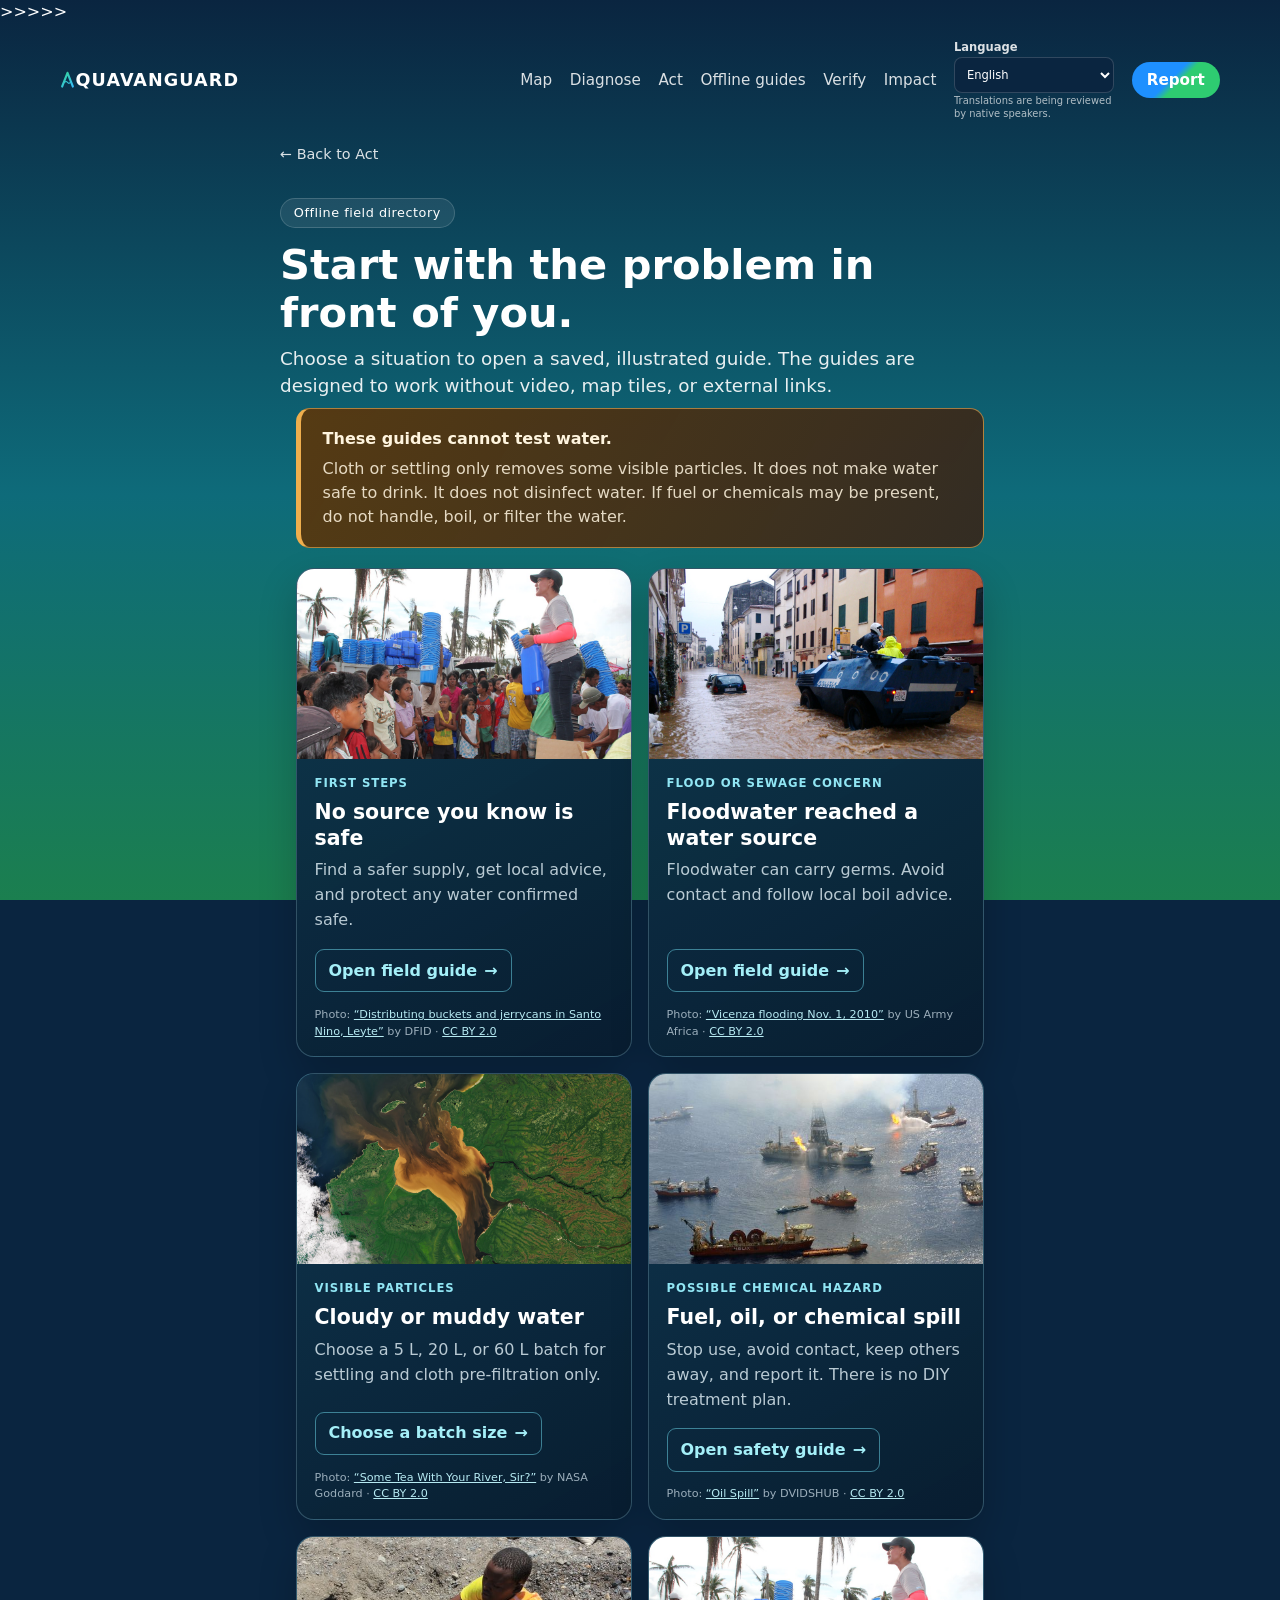
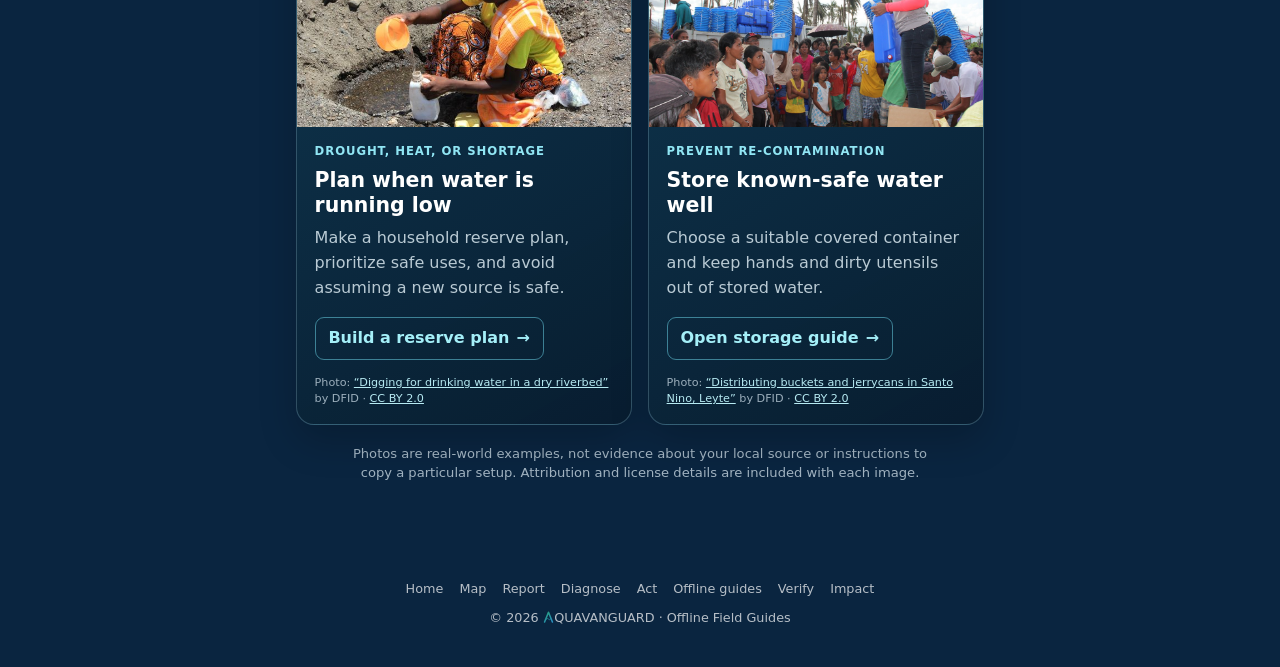
<file: offline-guides.html>
<!DOCTYPE html>
<html lang="en">

<head>
    <meta charset="UTF-8">
    <meta name="viewport" content="width=device-width, initial-scale=1.0">>>>>>
    <meta name="theme-color" content="AquaVanguard helps communities find unsafe water, treat it, and prove it is cleaner.">
    <meta name="description" content="AquaVanguard helps communities find unsafe water, treat it, and prove it is cleaner.">
    <title>AquaVanguard</title>
    <link rel="stylesheet" href="style.css">
    <link rel="icon" type="image/svg+xml" href="icons/icon.svg">
    <link rel="manifest" href="manifest.json">

    <style id="mobile-responsive-fix">
        @media screen and (max-width: 820px) {
            html, body { width: 100% !important; max-width: 100vw !important; overflow-x: hidden !important; font-size: 16px !important; }
            .grid, .cards, .steps, .stats, .map-layout, .split, .row, .impact-grid, .offline-directory-grid {
                display: flex !important;
                flex-direction: column !important;
                width: 100% !important;
                grid-template-columns: 1fr !important;
            }
            .site-header { flex-wrap: wrap !important; gap: 10px !important; }
            .nav a { font-size: 14px !important; padding: 10px !important; }
            .source-map, .report-map { height: 350px !important; }
        }
    </style>
</head>

<body class="page offline-directory-page">
    <header class="site-header">
        <a class="wordmark" href="index.html"><span class="logo-word" aria-label="AquaVanguard"><img class="logo-a" src="icons/logo-a.svg" alt="" aria-hidden="true">QUAVANGUARD</span></a>
        <button class="menu-toggle" type="button" aria-expanded="false" aria-controls="site-navigation" aria-label="Open navigation menu">
            <span class="menu-toggle-icon" aria-hidden="true"><span></span><span></span><span></span></span>
            <span class="menu-toggle-label">Menu</span>
        </button>
        <nav class="nav" id="site-navigation" aria-label="Main">
            <a href="map.html">Map</a>
            <a href="diagnose.html">Diagnose</a>
            <a href="blueprints.html">Act</a>
            <a class="nav-offline" href="offline-guides.html" aria-current="page">Offline guides</a>
            <a href="community.html">Verify</a>
            <a href="impact.html">Impact</a>
            <div class="language-switcher">
                <label for="site-language">Language</label>
                <select id="site-language" name="language" aria-label="Language">
                    <option value="en">English</option>
                    <option value="yo">Yorùbá</option>
                    <option value="pcm">Pidgin</option>
                </select>
                <small class="language-review-note">Translations are being reviewed by native speakers.</small>
            </div>
            <a class="nav-cta" href="report.html">Report</a>
        </nav>
    </header>

    <main>
        <a class="back" href="blueprints.html">&larr; Back to Act</a>
        <section class="page-hero">
            <span class="step-tag">Offline field directory</span>
            <h1>Start with the problem in front of you.</h1>
            <p class="lead">Choose a situation to open a saved, illustrated guide. The guides are designed to work without video, map tiles, or external links.</p>
        </section>

        <section class="offline-directory" aria-label="Choose an offline water-safety guide">
            <div class="offline-critical" role="note">
                <strong>These guides cannot test water.</strong>
                <p><span data-i18n="clothSettling">Cloth or settling only removes some visible particles. It does not make water safe to drink.</span> It does not disinfect water. If fuel or chemicals may be present, do not handle, boil, or filter the water.</p>
            </div>

            <div class="offline-directory-grid">
                <article class="offline-guide-card" data-topic-card="unknown">
                    <img src="assets/offline-guides/water-jerrycans.jpg" alt="Relief workers distributing clean water containers to a community" loading="eager">
                    <span class="offline-card-category">First steps</span>
                    <h2>No source you know is safe</h2>
                    <p>Find a safer supply, get local advice, and protect any water confirmed safe.</p>
                    <a class="offline-card-link" href="offline-guide.html?topic=unknown">Open field guide <span aria-hidden="true">&rarr;</span></a>
                    <small class="photo-credit">Photo: <a href="https://live.staticflickr.com/5484/11252683455_79b8e8d286_b.jpg" target="_blank" rel="noopener noreferrer">“Distributing buckets and jerrycans in Santo Nino, Leyte”</a> by DFID &middot; <a href="https://creativecommons.org/licenses/by/2.0/" target="_blank" rel="noopener noreferrer">CC BY 2.0</a></small>
                </article>

                <article class="offline-guide-card" data-topic-card="flood">
                    <img src="assets/offline-guides/flooded-street.jpg" alt="Floodwater covering a city street" loading="lazy">
                    <span class="offline-card-category">Flood or sewage concern</span>
                    <h2>Floodwater reached a water source</h2>
                    <p data-i18n="floodGerms">Floodwater can carry germs. Avoid contact and follow local boil advice.</p>
                    <a class="offline-card-link" href="offline-guide.html?topic=flood">Open field guide <span aria-hidden="true">&rarr;</span></a>
                    <small class="photo-credit">Photo: <a href="https://live.staticflickr.com/1420/5157191333_01fb72ec73_b.jpg" target="_blank" rel="noopener noreferrer">“Vicenza flooding Nov. 1, 2010”</a> by US Army Africa &middot; <a href="https://creativecommons.org/licenses/by/2.0/" target="_blank" rel="noopener noreferrer">CC BY 2.0</a></small>
                </article>

                <article class="offline-guide-card" data-topic-card="cloudy">
                    <img src="assets/offline-guides/muddy-water.jpg" alt="Satellite image showing muddy sediment spreading into coastal water" loading="lazy">
                    <span class="offline-card-category">Visible particles</span>
                    <h2>Cloudy or muddy water</h2>
                    <p>Choose a 5 L, 20 L, or 60 L batch for settling and cloth pre-filtration only.</p>
                    <a class="offline-card-link" href="offline-guide.html?topic=cloudy&amp;size=20">Choose a batch size <span aria-hidden="true">&rarr;</span></a>
                    <small class="photo-credit">Photo: <a href="https://live.staticflickr.com/4665/39271889055_609486a9f7_b.jpg" target="_blank" rel="noopener noreferrer">“Some Tea With Your River, Sir?”</a> by NASA Goddard &middot; <a href="https://creativecommons.org/licenses/by/2.0/" target="_blank" rel="noopener noreferrer">CC BY 2.0</a></small>
                </article>

                <article class="offline-guide-card" data-topic-card="chemical">
                    <img src="assets/offline-guides/chemical-spill.jpg" alt="Oil spill response vessels working on contaminated water" loading="lazy">
                    <span class="offline-card-category">Possible chemical hazard</span>
                    <h2>Fuel, oil, or chemical spill</h2>
                    <p>Stop use, avoid contact, keep others away, and report it. There is no DIY treatment plan.</p>
                    <a class="offline-card-link" href="offline-guide.html?topic=chemical">Open safety guide <span aria-hidden="true">&rarr;</span></a>
                    <small class="photo-credit">Photo: <a href="https://live.staticflickr.com/4077/4773815181_6732bf673f_b.jpg" target="_blank" rel="noopener noreferrer">“Oil Spill”</a> by DVIDSHUB &middot; <a href="https://creativecommons.org/licenses/by/2.0/" target="_blank" rel="noopener noreferrer">CC BY 2.0</a></small>
                </article>

                <article class="offline-guide-card" data-topic-card="shortage">
                    <img src="assets/offline-guides/water-scarcity.jpg" alt="A person collecting water from a dry riverbed" loading="lazy">
                    <span class="offline-card-category">Drought, heat, or shortage</span>
                    <h2>Plan when water is running low</h2>
                    <p>Make a household reserve plan, prioritize safe uses, and avoid assuming a new source is safe.</p>
                    <a class="offline-card-link" href="offline-guide.html?topic=shortage">Build a reserve plan <span aria-hidden="true">&rarr;</span></a>
                    <small class="photo-credit">Photo: <a href="https://live.staticflickr.com/6237/6220146368_0a3ae00aab_b.jpg" target="_blank" rel="noopener noreferrer">“Digging for drinking water in a dry riverbed”</a> by DFID &middot; <a href="https://creativecommons.org/licenses/by/2.0/" target="_blank" rel="noopener noreferrer">CC BY 2.0</a></small>
                </article>

                <article class="offline-guide-card" data-topic-card="storage">
                    <img src="assets/offline-guides/water-jerrycans.jpg" alt="Clean water containers being distributed for household use" loading="lazy">
                    <span class="offline-card-category">Prevent re-contamination</span>
                    <h2>Store known-safe water well</h2>
                    <p>Choose a suitable covered container and keep hands and dirty utensils out of stored water.</p>
                    <a class="offline-card-link" href="offline-guide.html?topic=storage">Open storage guide <span aria-hidden="true">&rarr;</span></a>
                    <small class="photo-credit">Photo: <a href="https://live.staticflickr.com/5484/11252683455_79b8e8d286_b.jpg" target="_blank" rel="noopener noreferrer">“Distributing buckets and jerrycans in Santo Nino, Leyte”</a> by DFID &middot; <a href="https://creativecommons.org/licenses/by/2.0/" target="_blank" rel="noopener noreferrer">CC BY 2.0</a></small>
                </article>
            </div>

            <p class="offline-directory-note">Photos are real-world examples, not evidence about your local source or instructions to copy a particular setup. Attribution and license details are included with each image.</p>
        </section>
    </main>

    <footer class="site-footer">
        <nav class="footer-nav" aria-label="Footer">
            <a href="index.html">Home</a>
            <a href="map.html">Map</a>
            <a href="report.html">Report</a>
            <a href="diagnose.html">Diagnose</a>
            <a href="blueprints.html">Act</a>
            <a href="offline-guides.html">Offline guides</a>
            <a href="community.html">Verify</a>
            <a href="impact.html">Impact</a>
        </nav>
        <p>&copy; <span id="year"></span> <span class="logo-word" aria-label="AquaVanguard"><img class="logo-a" src="icons/logo-a.svg" alt="" aria-hidden="true">QUAVANGUARD</span> &middot; Offline Field Guides</p>
    </footer>

    <script src="i18n.js"></script>
    <script src="app.js"></script>
    <script src="offline-directory.js"></script>
</body>

</html>
</file>
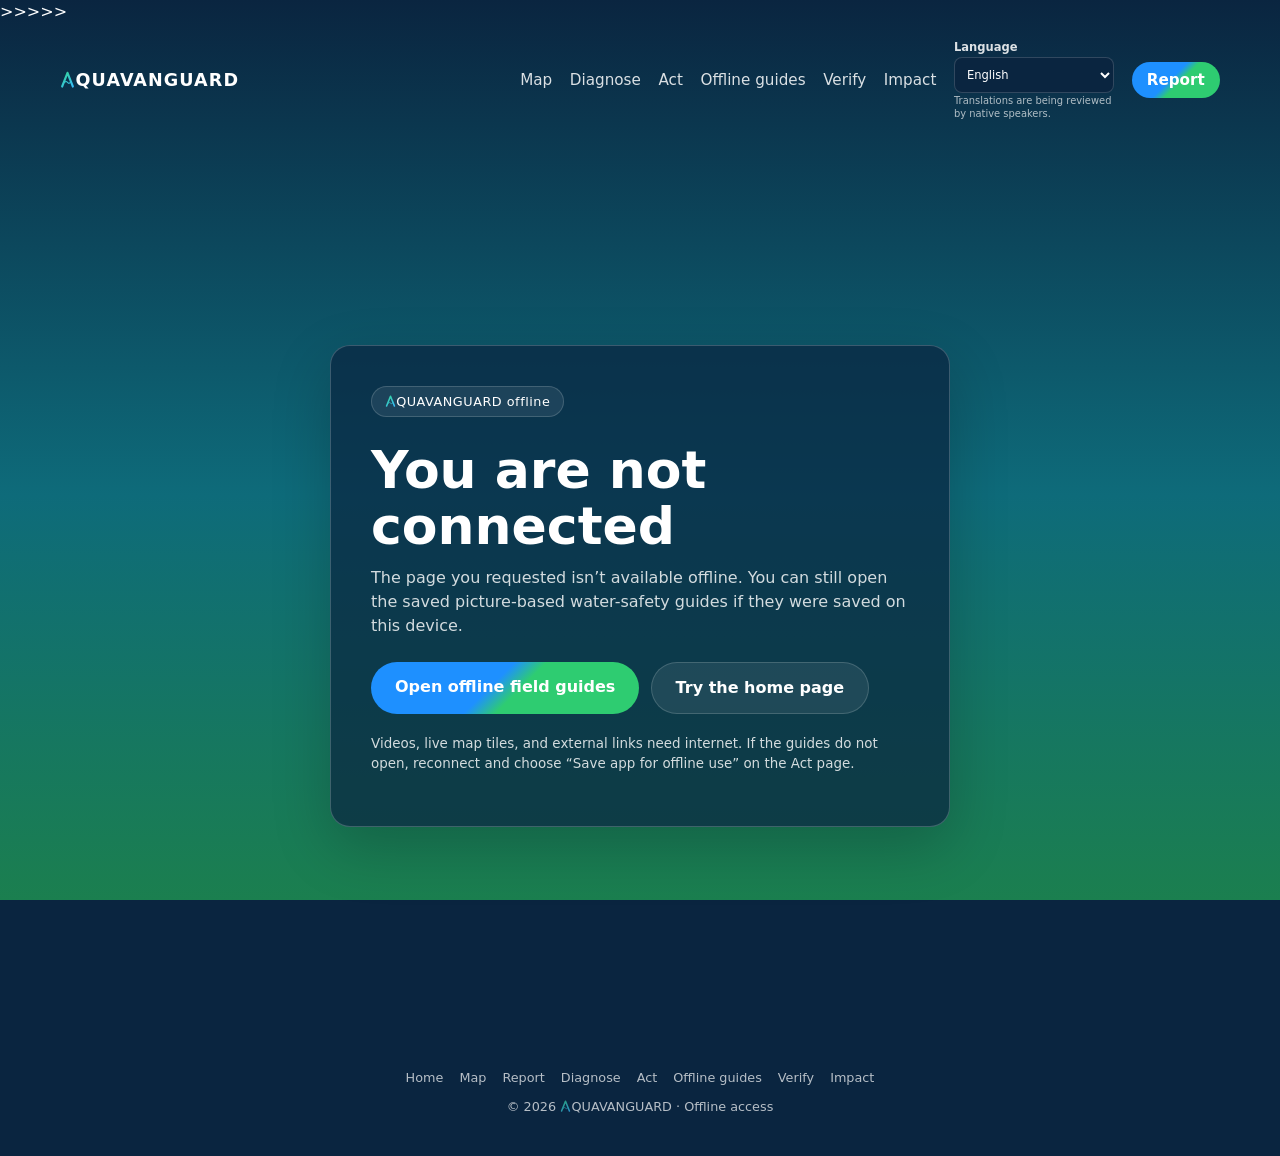
<file: offline.html>
<!DOCTYPE html>
<html lang="en">

<head>
    <meta charset="UTF-8">
    <meta name="viewport" content="width=device-width, initial-scale=1.0">>>>>>
    <meta name="theme-color" content="AquaVanguard helps communities find unsafe water, treat it, and prove it is cleaner.">
    <meta name="robots" content="AquaVanguard helps communities find unsafe water, treat it, and prove it is cleaner.">
    <title>AquaVanguard</title>
    <link rel="stylesheet" href="style.css">
    <link rel="icon" type="image/svg+xml" href="icons/icon.svg">
    <link rel="manifest" href="manifest.json">
    <style>
        .offline-page {
            display: grid;
            min-height: 100vh;
            place-items: center;
            padding: 1.25rem;
        }

        .offline-card {
            width: min(100%, 620px);
            padding: clamp(1.25rem, 5vw, 2.5rem);
            border: 1px solid rgba(255, 255, 255, 0.2);
            border-radius: 20px;
            background: rgba(10, 37, 64, 0.72);
            box-shadow: 0 20px 60px rgba(0, 0, 0, 0.2);
        }

        .offline-card h1 {
            margin: 0.75rem 0;
            font-size: clamp(2rem, 8vw, 3.25rem);
            line-height: 1.08;
        }

        .offline-card p {
            margin: 0.75rem 0;
            color: rgba(255, 255, 255, 0.82);
        }

        .offline-actions {
            display: flex;
            flex-wrap: wrap;
            gap: 0.7rem;
            margin-top: 1.5rem;
        }

        .offline-actions .btn {
            min-height: 44px;
        }

        .offline-note {
            margin-top: 1.25rem !important;
            font-size: 0.84rem;
        }
    </style>

    <style id="mobile-responsive-fix">
        @media screen and (max-width: 820px) {
            html, body { width: 100% !important; max-width: 100vw !important; overflow-x: hidden !important; font-size: 16px !important; }
            .grid, .cards, .steps, .stats, .map-layout, .split, .row, .impact-grid, .offline-directory-grid {
                display: flex !important;
                flex-direction: column !important;
                width: 100% !important;
                grid-template-columns: 1fr !important;
            }
            .site-header { flex-wrap: wrap !important; gap: 10px !important; }
            .nav a { font-size: 14px !important; padding: 10px !important; }
            .source-map, .report-map { height: 350px !important; }
        }
    </style>
</head>

<body>
    <header class="site-header">
        <a class="wordmark" href="index.html"><span class="logo-word" aria-label="AquaVanguard"><img class="logo-a" src="icons/logo-a.svg" alt="" aria-hidden="true">QUAVANGUARD</span></a>
        <button class="menu-toggle" type="button" aria-expanded="false" aria-controls="site-navigation" aria-label="Open navigation menu">
            <span class="menu-toggle-icon" aria-hidden="true"><span></span><span></span><span></span></span>
            <span class="menu-toggle-label">Menu</span>
        </button>
        <nav class="nav" id="site-navigation" aria-label="Main">
            <a href="map.html">Map</a>
            <a href="diagnose.html">Diagnose</a>
            <a href="blueprints.html">Act</a>
            <a class="nav-offline" href="offline-guides.html">Offline guides</a>
            <a href="community.html">Verify</a>
            <a href="impact.html">Impact</a>
            <div class="language-switcher">
                <label for="site-language">Language</label>
                <select id="site-language" name="language" aria-label="Language">
                    <option value="en">English</option>
                    <option value="yo">Yorùbá</option>
                    <option value="pcm">Pidgin</option>
                </select>
                <small class="language-review-note">Translations are being reviewed by native speakers.</small>
            </div>
            <a class="nav-cta" href="report.html">Report</a>
        </nav>
    </header>

    <main class="offline-page">
        <section class="offline-card" aria-labelledby="offline-title">
            <span class="step-tag"><span class="logo-word" aria-label="AquaVanguard"><img class="logo-a" src="icons/logo-a.svg" alt="" aria-hidden="true">QUAVANGUARD</span> offline</span>
            <h1 id="offline-title">You are not connected</h1>
            <p>The page you requested isn’t available offline. You can still open the saved picture-based water-safety guides if they were saved on this device.</p>
            <div class="offline-actions">
                <a class="btn btn-primary" href="offline-guides.html">Open offline field guides</a>
                <a class="btn btn-ghost" href="index.html">Try the home page</a>
            </div>
            <p class="offline-note">Videos, live map tiles, and external links need internet. If the guides do not open, reconnect and choose “Save app for offline use” on the Act page.</p>
        </section>
    </main>

    <footer class="site-footer">
        <nav class="footer-nav" aria-label="Footer">
            <a href="index.html">Home</a>
            <a href="map.html">Map</a>
            <a href="report.html">Report</a>
            <a href="diagnose.html">Diagnose</a>
            <a href="blueprints.html">Act</a>
            <a href="offline-guides.html">Offline guides</a>
            <a href="community.html">Verify</a>
            <a href="impact.html">Impact</a>
        </nav>
        <p>&copy; <span id="year"></span> <span class="logo-word" aria-label="AquaVanguard"><img class="logo-a" src="icons/logo-a.svg" alt="" aria-hidden="true">QUAVANGUARD</span> &middot; Offline access</p>
    </footer>
    <script src="i18n.js"></script>
    <script src="app.js"></script>
</body>

</html>
</file>
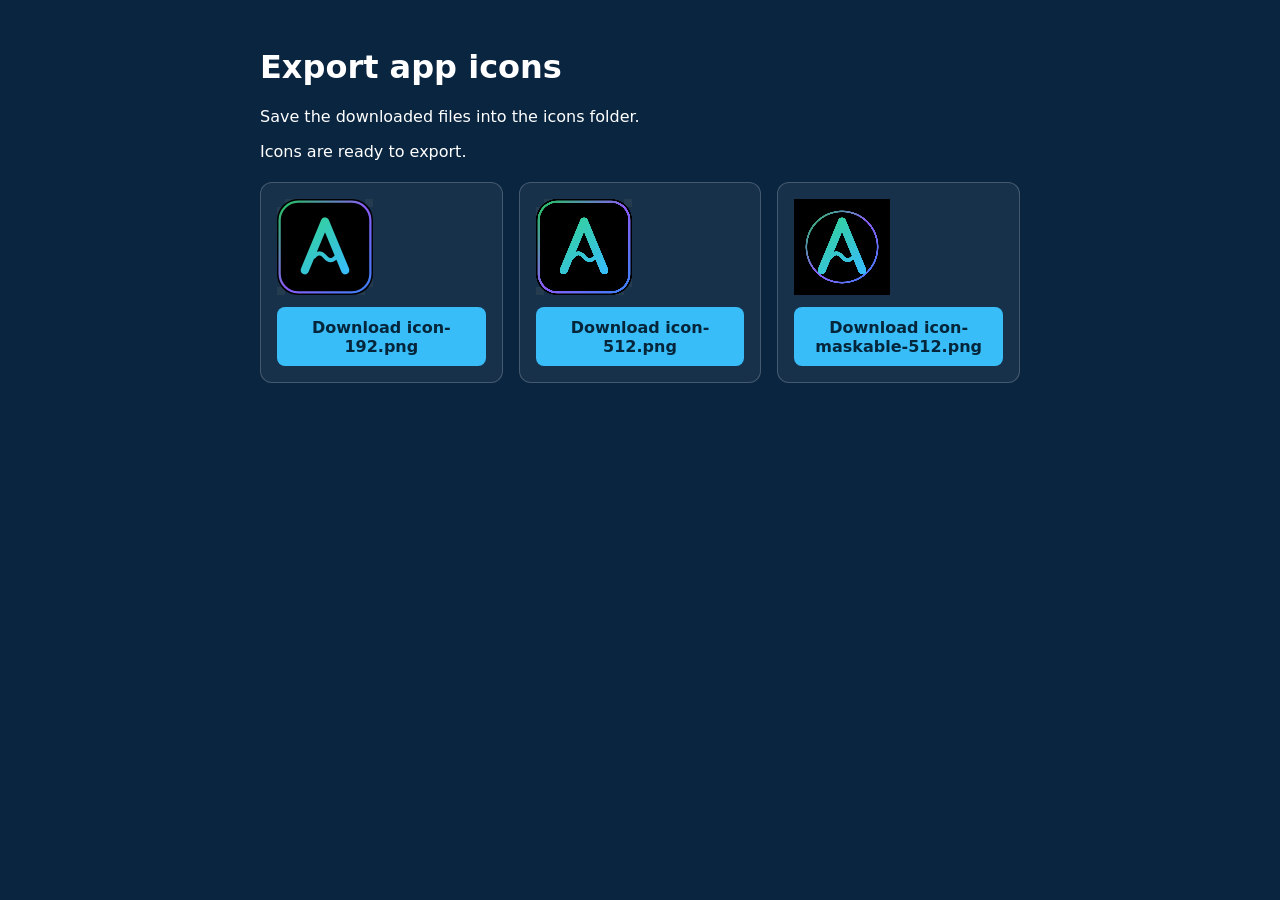
<file: tools/export-icons.html>
<!DOCTYPE html>
<html lang="en">
<head>
    <meta charset="UTF-8">
    <meta name="viewport" content="AquaVanguard helps communities report polluted water sources, check the risk, build a low-cost filter, and confirm the water actually improved.">
    <title>AquaVanguard</title>
    <style>
        :root {
            color-scheme: dark;
            font-family: system-ui, sans-serif;
            background: #0a2540;
            color: #fff;
        }

        body {
            box-sizing: border-box;
            width: min(100% - 2rem, 760px);
            margin: 0 auto;
            padding: 3rem 0;
        }

        h1 {
            margin-top: 0;
        }

        .exports {
            display: grid;
            grid-template-columns: repeat(auto-fit, minmax(190px, 1fr));
            gap: 1rem;
        }

        .export-card {
            display: flex;
            flex-direction: column;
            align-items: flex-start;
            gap: 0.75rem;
            padding: 1rem;
            border: 1px solid rgba(255, 255, 255, 0.2);
            border-radius: 12px;
            background: rgba(255, 255, 255, 0.06);
        }

        .preview {
            width: 96px;
            height: 96px;
            image-rendering: auto;
            background:
                linear-gradient(45deg, #253b50 25%, transparent 25%),
                linear-gradient(-45deg, #253b50 25%, transparent 25%),
                linear-gradient(45deg, transparent 75%, #253b50 75%),
                linear-gradient(-45deg, transparent 75%, #253b50 75%);
            background-size: 16px 16px;
            background-position: 0 0, 0 8px, 8px -8px, -8px 0;
        }

        button {
            min-height: 44px;
            padding: 0.65rem 0.9rem;
            border: 0;
            border-radius: 8px;
            background: #38bdf8;
            color: #05253a;
            font: inherit;
            font-weight: 700;
            cursor: pointer;
        }

        button:disabled {
            cursor: wait;
            opacity: 0.6;
        }

        button:focus-visible {
            outline: 3px solid #f6cc73;
            outline-offset: 3px;
        }

        #status {
            min-height: 1.5em;
        }
    </style>
</head>
<body>
    <main>
        <h1>Export app icons</h1>
        <p>Save the downloaded files into the icons folder.</p>
        <p id="status" role="status" aria-live="polite">Loading SVG icons…</p>
        <div class="exports">
            <section class="export-card">
                <canvas class="preview" id="preview-192" width="192" height="192" aria-label="192 by 192 icon preview"></canvas>
                <button type="button" data-source="icon" data-size="192" data-filename="icon-192.png" disabled>Download icon-192.png</button>
            </section>
            <section class="export-card">
                <canvas class="preview" id="preview-512" width="512" height="512" aria-label="512 by 512 icon preview"></canvas>
                <button type="button" data-source="icon" data-size="512" data-filename="icon-512.png" disabled>Download icon-512.png</button>
            </section>
            <section class="export-card">
                <canvas class="preview" id="preview-maskable" width="512" height="512" aria-label="512 by 512 maskable icon preview"></canvas>
                <button type="button" data-source="maskable" data-size="512" data-filename="icon-maskable-512.png" disabled>Download icon-maskable-512.png</button>
            </section>
        </div>
    </main>
    <script>
        (function () {
            "use strict";

            var status = document.getElementById("status");
            var buttons = Array.from(document.querySelectorAll("button[data-source]"));
            var sources = {
                icon: new Image(),
                maskable: new Image()
            };
            var loaded = 0;
            var failed = false;

            sources.icon.src = "../icons/icon.svg";
            sources.maskable.src = "../icons/icon-maskable.svg";

            Object.keys(sources).forEach(function (key) {
                var image = sources[key];
                image.addEventListener("load", function () {
                    if (failed) return;
                    loaded += 1;
                    if (loaded === Object.keys(sources).length) {
                        drawPreviews();
                        buttons.forEach(function (button) {
                            button.disabled = false;
                        });
                        status.textContent = "Icons are ready to export.";
                    }
                });
                image.addEventListener("error", function () {
                    failed = true;
                    status.textContent = "An SVG could not be loaded. Open this page through Live Server on port 5500.";
                });
            });

            function drawPreviews() {
                [
                    { id: "preview-192", source: "icon" },
                    { id: "preview-512", source: "icon" },
                    { id: "preview-maskable", source: "maskable" }
                ].forEach(function (preview) {
                    var canvas = document.getElementById(preview.id);
                    var context = canvas.getContext("2d");
                    if (!context) {
                        status.textContent = "Your browser could not create a canvas context.";
                        buttons.forEach(function (button) {
                            button.disabled = true;
                        });
                        return;
                    }
                    context.drawImage(sources[preview.source], 0, 0, canvas.width, canvas.height);
                });
            }

            buttons.forEach(function (button) {
                button.addEventListener("click", function () {
                    var size = Number(button.dataset.size);
                    var canvas = document.createElement("canvas");
                    canvas.width = size;
                    canvas.height = size;
                    var context = canvas.getContext("2d");
                    if (!context) {
                        status.textContent = "Your browser could not create a canvas context.";
                        return;
                    }

                    context.drawImage(sources[button.dataset.source], 0, 0, size, size);
                    button.disabled = true;
                    canvas.toBlob(function (blob) {
                        button.disabled = false;
                        if (!blob) {
                            status.textContent = "The PNG could not be created. Please try again.";
                            return;
                        }

                        var url = URL.createObjectURL(blob);
                        var link = document.createElement("a");
                        link.href = url;
                        link.download = button.dataset.filename;
                        document.body.appendChild(link);
                        link.click();
                        link.remove();
                        window.setTimeout(function () {
                            URL.revokeObjectURL(url);
                        }, 1000);
                        status.textContent = "Downloaded " + button.dataset.filename + ".";
                    }, "image/png");
                });
            });
        })();
    </script>
</body>
</html>
</file>
<file: style.css>
/* =====================================================
   AquaVanguard - shared styles
   ===================================================== */

:root {
    /* Background gradient: deep blue -> teal -> forest green */
    --navy: #0A2540;
    --teal: #0E6B7A;
    --green: #1B7F4F;

    /* Bright accents used for the "A" and the water */
    --blue-bright: #1E90FF;
    --green-bright: #2ECC71;

    --white: #FFFFFF;
    --card: rgba(255, 255, 255, 0.08);
    --card-border: rgba(255, 255, 255, 0.16);

    --bg-grad: linear-gradient(180deg, var(--navy) 0%, var(--teal) 55%, var(--green) 100%);

    /* The two-tone A. To make the split SHARP, change 45% / 55% to 50% / 50% */
    --a-split: linear-gradient(135deg, var(--blue-bright) 45%, var(--green-bright) 55%);
}

* {
    box-sizing: border-box;
    margin: 0;
    padding: 0;
}

html {
    background: var(--navy);
    scroll-behavior: smooth;
}

body {
    font-family: "Segoe UI", system-ui, -apple-system, Roboto, Helvetica, Arial, sans-serif;
    color: var(--white);
    line-height: 1.5;
    min-height: 100vh;
    position: relative;
}

/* Fixed gradient layer (works on phones, unlike background-attachment: fixed) */
body::before {
    content: "";
    position: fixed;
    inset: 0;
    z-index: -1;
    background: var(--bg-grad);
}

a {
    color: inherit;
}

/* =====================================================
   INTRO (max 4 seconds in total)
   ===================================================== */

.intro {
    position: fixed;
    inset: 0;
    z-index: 100;
    display: none;
    /* shown only when <html> has .intro-on */
    flex-direction: column;
    align-items: center;
    justify-content: center;
    background: var(--bg-grad);
    cursor: pointer;
    opacity: 1;
    transition: opacity 0.5s ease;
}

html.intro-on .intro {
    display: flex;
}

html.intro-on body {
    overflow: hidden;
}

.intro.hide {
    opacity: 0;
    pointer-events: none;
}

/* Keep the water reveal inside a centered text container. */
.intro-stage {
    position: relative;
    isolation: isolate;
    width: min(88vw, 760px);
    height: clamp(120px, 24vw, 190px);
    overflow: hidden;
}

.intro-brand {
    position: absolute;
    top: 50%;
    left: 50%;
    width: 100%;
    display: flex;
    justify-content: center;
    letter-spacing: 0.055em;
    font-size: clamp(1.45rem, 7.8vw, 4.25rem);
    font-weight: 800;
    line-height: 1.1;
    text-align: center;
    white-space: nowrap;
    transform: translate(-50%, -50%);
}

.intro-brand-base {
    z-index: 0;
    color: rgba(255, 255, 255, 0.38);
    text-shadow: 0 2px 18px rgba(10, 37, 64, 0.45);
}

.intro-current {
    position: absolute;
    z-index: 1;
    inset: 0;
    width: 100%;
    height: 100%;
    overflow: visible;
    clip-path: inset(0 100% 0 0);
    filter: drop-shadow(0 3px 8px rgba(44, 154, 198, 0.22));
}

.intro.play .current-flow {
    transform-box: fill-box;
    transform-origin: center;
    animation: riverFlow 1.35s ease-in-out infinite alternate;
}

.intro.play .current-body {
    animation: riverSurface 1.7s ease-in-out infinite alternate;
}

.intro.play .current-highlight {
    stroke-dasharray: 220 680;
    stroke-dashoffset: 880;
    animation: riverGlint 1.55s linear infinite;
}

.intro.play .current-highlight-low {
    stroke-dasharray: 160 760;
    animation-duration: 2s;
    animation-direction: reverse;
}

.intro.play .current-spray {
    animation: sprayDrift 1.4s ease-in-out infinite alternate;
}

.intro-brand-water {
    z-index: 2;
    color: var(--white);
    text-shadow: 0 2px 18px rgba(10, 37, 64, 0.7);
}

.intro-brand-water span {
    display: inline-block;
    opacity: 0;
    clip-path: inset(0 100% 0 0);
}

.intro-brand-water span:first-child {
    background: var(--a-split);
    -webkit-background-clip: text;
    background-clip: text;
    color: transparent;
    -webkit-text-fill-color: transparent;
    text-shadow: none;
}

.tagline {
    margin-top: 1.4rem;
    padding: 0 1.5rem;
    text-align: center;
    font-size: clamp(0.9rem, 3.4vw, 1.15rem);
    opacity: 0;
}

.skip-hint {
    position: absolute;
    bottom: 1.5rem;
    font-size: 0.8rem;
    opacity: 0.55;
}

/* ---- Intro animation (starts when app.js adds .play) ---- */

@keyframes fadeIn {
    from {
        opacity: 0;
    }

    to {
        opacity: 1;
    }
}

@keyframes fadeOut {
    from {
        opacity: 1;
    }

    to {
        opacity: 0;
    }
}

@keyframes waterReveal {
    from {
        clip-path: inset(0 100% 0 0);
    }

    to {
        clip-path: inset(0);
    }
}

@keyframes riverFlow {
    from {
        transform: translateX(-1.3%);
    }

    to {
        transform: translateX(1.3%);
    }
}

@keyframes riverSurface {
    from {
        transform: translateY(-2px);
    }

    to {
        transform: translateY(2px);
    }
}

@keyframes riverGlint {
    to {
        stroke-dashoffset: -900;
    }
}

@keyframes sprayDrift {
    from {
        transform: translateY(2px);
        opacity: 0.55;
    }

    to {
        transform: translateY(-3px);
        opacity: 1;
    }
}

@keyframes revealLetter {
    to {
        opacity: 1;
        clip-path: inset(0);
    }
}

.intro.play .intro-current {
    animation:
        waterReveal 2.55s cubic-bezier(0.4, 0, 0.18, 1) 0.1s both,
        fadeOut 0.4s ease 2.7s forwards;
}

.intro.play .intro-brand-water span {
    animation: revealLetter 0.22s ease-out forwards;
}

.intro.play .intro-brand-water span:nth-child(1) {
    animation-delay: 0.25s;
}

.intro.play .intro-brand-water span:nth-child(2) {
    animation-delay: 0.40s;
}

.intro.play .intro-brand-water span:nth-child(3) {
    animation-delay: 0.55s;
}

.intro.play .intro-brand-water span:nth-child(4) {
    animation-delay: 0.70s;
}

.intro.play .intro-brand-water span:nth-child(5) {
    animation-delay: 0.85s;
}

.intro.play .intro-brand-water span:nth-child(6) {
    animation-delay: 1.00s;
}

.intro.play .intro-brand-water span:nth-child(7) {
    animation-delay: 1.15s;
}

.intro.play .intro-brand-water span:nth-child(8) {
    animation-delay: 1.30s;
}

.intro.play .intro-brand-water span:nth-child(9) {
    animation-delay: 1.45s;
}

.intro.play .intro-brand-water span:nth-child(10) {
    animation-delay: 1.60s;
}

.intro.play .intro-brand-water span:nth-child(11) {
    animation-delay: 1.75s;
}

.intro.play .intro-brand-water span:nth-child(12) {
    animation-delay: 1.90s;
}

.intro.play .tagline {
    animation: fadeIn 0.5s ease 2.25s forwards;
}

/* =====================================================
   LANDING PAGE
   ===================================================== */

.site-header {
    display: flex;
    align-items: center;
    justify-content: space-between;
    gap: 1rem;
    max-width: 100%; max-width: 1200px;
    margin: 0 auto;
    padding: 1rem 1.25rem;
}

.wordmark {
    font-weight: 800;
    font-size: 1.1rem;
    letter-spacing: 0.06em;
    text-decoration: none;
}

.logo-a{display:inline-block;height:0.95em;width:auto;vertical-align:-0.1em;margin-right:0.02em}

.wordmark .a {
    background: var(--a-split);
    -webkit-background-clip: text;
    background-clip: text;
    color: transparent;
    -webkit-text-fill-color: transparent;
}

.nav {
    display: flex;
    align-items: center;
    gap: 1.1rem;
    font-size: 0.95rem;
}

.nav a {
    text-decoration: none;
    opacity: 0.85;
}

.nav a:hover {
    opacity: 1;
}

.nav-cta {
    opacity: 1 !important;
    padding: 0.4rem 0.95rem;
    border-radius: 999px;
    background: var(--a-split);
    font-weight: 600;
}

.language-switcher {
    display: grid;
    flex: 0 0 auto;
    gap: 0.15rem;
    max-width: 10rem;
    font-size: 0.72rem;
    line-height: 1.25;
}

.language-switcher label {
    color: rgba(255, 255, 255, 0.86);
    font-weight: 700;
}

.language-switcher select {
    width: 100%;
    min-height: 36px;
    padding: 0.3rem 0.5rem;
    border: 1px solid var(--card-border);
    border-radius: 8px;
    background: #0a2540;
    color: var(--white);
    font: inherit;
}

.language-switcher option {
    background: #fff;
    color: #142b3b;
}

.language-review-note {
    color: rgba(255, 255, 255, 0.68);
    font-size: 0.62rem;
}

.offline-guide-translation-tip {
    margin: 0.65rem 0;
    padding: 0.65rem 0.8rem;
    border-left: 3px solid #b6e8ff;
    border-radius: 0 8px 8px 0;
    background: rgba(255, 255, 255, 0.08);
    font-size: 0.88rem;
}

.menu-toggle {
    display: none;
}

main {
    max-width: 100%; max-width: 1200px;
    margin: 0 auto;
    padding: 0 1.25rem;
}

.hero {
    padding: 3rem 0 2.5rem;
    text-align: center;
}

.eyebrow {
    display: inline-block;
    margin-bottom: 1rem;
    padding: 0.3rem 0.8rem;
    border: 1px solid var(--card-border);
    border-radius: 999px;
    background: var(--card);
    font-size: 0.8rem;
    letter-spacing: 0.04em;
}

.hero h1 {
    max-width: 14em;
    margin: 0 auto 1rem;
    font-size: clamp(2rem, 7vw, 3.6rem);
    line-height: 1.1;
}

.accent {
    background: var(--a-split);
    -webkit-background-clip: text;
    background-clip: text;
    color: transparent;
    -webkit-text-fill-color: transparent;
}

.lead {
    max-width: 34em;
    margin: 0 auto 1.6rem;
    font-size: clamp(1rem, 3.6vw, 1.15rem);
    opacity: 0.9;
}

.cta {
    display: flex;
    flex-wrap: wrap;
    gap: 0.75rem;
    justify-content: center;
}

.btn {
    padding: 0.8rem 1.5rem;
    border-radius: 999px;
    font-weight: 700;
    text-decoration: none;
    transition: transform 0.15s ease;
}

.btn:hover {
    transform: translateY(-2px);
}

.btn-primary {
    background: var(--a-split);
    color: var(--white);
}

.btn-ghost {
    border: 1px solid var(--card-border);
    background: var(--card);
}

.section {
    padding: 1.75rem 0;
}

.section h2 {
    margin-bottom: 1rem;
    font-size: 1.4rem;
}

.steps {
    display: grid;
    grid-template-columns: repeat(auto-fit, minmax(220px, 1fr));
    gap: 1rem;
}

.step {
    display: block;
    padding: 1.1rem;
    border: 1px solid var(--card-border);
    border-radius: 16px;
    background: var(--card);
    backdrop-filter: blur(6px);
    text-decoration: none;
    transition: transform 0.15s ease, background 0.15s ease;
}

.step:hover {
    transform: translateY(-3px);
    background: rgba(255, 255, 255, 0.12);
}

.num {
    display: inline-flex;
    align-items: center;
    justify-content: center;
    width: 2rem;
    height: 2rem;
    margin-bottom: 0.6rem;
    border-radius: 50%;
    background: var(--a-split);
    font-weight: 700;
}

.step h3 {
    margin-bottom: 0.25rem;
}

.step p {
    font-size: 0.92rem;
    opacity: 0.85;
}

.stats {
    display: grid;
    grid-template-columns: repeat(3, 1fr);
    gap: 0.75rem;
}

.stat {
    padding: 1rem 0.5rem;
    border: 1px solid var(--card-border);
    border-radius: 16px;
    background: var(--card);
    text-align: center;
}

.stat strong {
    display: block;
    font-size: clamp(1.5rem, 6vw, 2.2rem);
}

.stat span {
    font-size: 0.8rem;
    opacity: 0.85;
}

.fineprint {
    margin-top: 0.6rem;
    font-size: 0.78rem;
    opacity: 0.65;
}

.map-preview {
    position: relative;
    height: 230px;
    overflow: hidden;
    border: 1px solid var(--card-border);
    border-radius: 18px;
    background:
        radial-gradient(circle at 20% 30%, rgba(30, 144, 255, 0.35), transparent 40%),
        radial-gradient(circle at 80% 70%, rgba(46, 204, 113, 0.3), transparent 45%),
        repeating-linear-gradient(0deg, rgba(255, 255, 255, 0.05) 0 1px, transparent 1px 36px),
        repeating-linear-gradient(90deg, rgba(255, 255, 255, 0.05) 0 1px, transparent 1px 36px),
        rgba(255, 255, 255, 0.06);
}

.pin {
    position: absolute;
    width: 16px;
    height: 16px;
    margin: -8px 0 0 -8px;
    border-radius: 50%;
    border: 2px solid var(--white);
}

.risk-high {
    background: #FF5A5F;
    box-shadow: 0 0 12px rgba(255, 90, 95, 0.8);
}

.risk-mid {
    background: #FFB020;
    box-shadow: 0 0 12px rgba(255, 176, 32, 0.8);
}

.risk-low {
    background: var(--green-bright);
    box-shadow: 0 0 12px rgba(46, 204, 113, 0.8);
}

.legend {
    display: flex;
    gap: 1rem;
    margin-top: 0.7rem;
    list-style: none;
    font-size: 0.85rem;
}

.dot {
    display: inline-block;
    width: 10px;
    height: 10px;
    margin-right: 0.3rem;
    border-radius: 50%;
}

.safety {
    padding: 1rem 1.1rem;
    border-left: 4px solid var(--green-bright);
    border-radius: 12px;
    background: var(--card);
    font-size: 0.9rem;
}

.safety strong {
    display: block;
    margin-bottom: 0.25rem;
}

.site-footer {
    padding: 2rem 1.25rem 2.5rem;
    text-align: center;
    font-size: 0.8rem;
    opacity: 0.7;
}

/* Small screens: expose the complete site navigation from every page. */
@media (max-width: 700px) {
    .site-header {
        position: relative;
        flex-wrap: wrap;
        justify-content: space-between;
        gap: 0.65rem;
        padding: 0.8rem 1rem;
    }

    .menu-toggle {
        display: inline-flex;
        min-width: 84px;
        min-height: 44px;
        align-items: center;
        justify-content: center;
        gap: 0.5rem;
        padding: 0.55rem 0.75rem;
        border: 1px solid var(--card-border);
        border-radius: 10px;
        background: rgba(255, 255, 255, 0.08);
        color: var(--white);
        font: inherit;
        font-weight: 700;
        cursor: pointer;
    }

    .menu-toggle:focus-visible {
        outline: 3px solid #b6e8ff;
        outline-offset: 2px;
    }

    .menu-toggle-icon {
        display: grid;
        width: 1rem;
        gap: 3px;
    }

    .menu-toggle-icon span {
        display: block;
        height: 2px;
        border-radius: 2px;
        background: currentColor;
    }

    .nav {
        display: none;
        width: 100%;
        align-items: stretch;
        flex-direction: column;
        gap: 0.25rem;
        padding: 0.55rem;
        border: 1px solid var(--card-border);
        border-radius: 12px;
        background: rgba(6, 30, 48, 0.97);
        box-shadow: 0 12px 28px rgba(0, 0, 0, 0.22);
    }

    .nav.is-open {
        display: flex;
    }

    .nav a,
    .nav a:not(.nav-cta):not(.nav-offline) {
        display: flex;
        min-height: 44px;
        align-items: center;
        padding: 0.55rem 0.75rem;
        border-radius: 8px;
    }

    .nav a:hover,
    .nav a:focus-visible {
        background: rgba(255, 255, 255, 0.1);
    }

    .nav .nav-cta {
        justify-content: center;
        margin-top: 0.2rem;
        border-radius: 8px;
    }

    .nav .language-switcher {
        width: 100%;
        max-width: none;
        padding: 0.45rem 0.75rem 0.2rem;
    }

    .nav .language-switcher select {
        min-height: 44px;
    }

    .nav-offline {
        font-size: 0.82rem;
    }

    .hero {
        padding-top: 2rem;
    }
}

/* =====================================================
   TAPPABLE SECTIONS + INNER PAGES
   ===================================================== */

/* Counters that open a page */
a.stat {
    display: block;
    color: inherit;
    text-decoration: none;
    transition: transform 0.15s ease, background 0.15s ease;
}

a.stat:hover,
a.stat:active {
    transform: translateY(-3px);
    background: rgba(255, 255, 255, 0.12);
}

/* Map preview that opens the full map */
.map-link {
    display: block;
    color: inherit;
    text-decoration: none;
}

.map-link:hover .map-preview,
.map-link:active .map-preview {
    border-color: rgba(255, 255, 255, 0.4);
}

.map-open {
    position: absolute;
    right: 0.75rem;
    bottom: 0.75rem;
    padding: 0.35rem 0.8rem;
    border-radius: 999px;
    background: var(--a-split);
    font-size: 0.8rem;
    font-weight: 700;
}

/* Footer links (home + every page) */
.footer-nav {
    display: flex;
    flex-wrap: wrap;
    justify-content: center;
    gap: 0.4rem 1rem;
    margin-bottom: 0.6rem;
}

.footer-nav a {
    text-decoration: none;
}

/* Inner pages (map, report, diagnose, blueprints, community) */
.page main {
    max-width: 760px;
}

.back {
    display: inline-block;
    margin: 0.5rem 0 1rem;
    font-size: 0.9rem;
    text-decoration: none;
    opacity: 0.85;
}

.back:hover {
    opacity: 1;
}

.page-hero {
    padding: 1rem 0 0.5rem;
    text-align: left;
}

.page-hero h1 {
    margin-bottom: 0.5rem;
    font-size: clamp(1.8rem, 6vw, 2.6rem);
    line-height: 1.15;
}

.page-hero .lead {
    max-width: none;
    margin: 0;
}

.step-tag {
    display: inline-block;
    margin-bottom: 0.8rem;
    padding: 0.3rem 0.8rem;
    border: 1px solid var(--card-border);
    border-radius: 999px;
    background: var(--card);
    font-size: 0.8rem;
    letter-spacing: 0.04em;
}

.coming-soon {
    padding: 1.1rem;
    border: 1px dashed var(--card-border);
    border-radius: 16px;
    background: var(--card);
}

.coming-soon strong {
    display: block;
    margin-bottom: 0.25rem;
}

.impact-grid {
    display: grid;
    grid-template-columns: repeat(auto-fit, minmax(min(100%, 280px), 1fr));
    gap: 1rem;
    padding: 1.25rem 0 2rem;
}

.impact-card {
    padding: 1.1rem;
    border: 1px solid var(--card-border);
    border-radius: 16px;
    background: var(--card);
    backdrop-filter: blur(6px);
}

.impact-card h2 {
    margin-bottom: 0.55rem;
    font-size: 1.15rem;
}

.impact-card p,
.impact-card li {
    font-size: 0.9rem;
    line-height: 1.55;
}

.impact-card ul,
.impact-flow {
    display: grid;
    gap: 0.4rem;
    padding-left: 1.2rem;
}

.impact-placeholder {
    margin-top: 0.75rem;
    font-weight: 700;
}

.impact-flow a {
    font-weight: 700;
}

.impact-pilot {
    border-style: dashed;
}

.impact-pilot .step-tag {
    margin-bottom: 0.65rem;
}

.impact-pilot blockquote {
    margin: 0.75rem 0;
    padding-left: 0.8rem;
    border-left: 3px solid var(--card-border);
    font-style: italic;
}

.impact-difference {
    grid-column: 1 / -1;
}

.page-nav {
    display: flex;
    justify-content: flex-end;
    padding: 1rem 0 2rem;
}

/* Observation-based water screening */
.diagnose-app {
    display: grid;
    gap: 1rem;
    padding-top: 1.25rem;
}

.diagnose-notice,
.diagnose-source-context {
    padding: 0.9rem 1rem;
    border: 1px solid rgba(255, 176, 32, 0.45);
    border-radius: 12px;
    background: rgba(255, 176, 32, 0.1);
    color: #fff3d4;
    font-size: 0.9rem;
}

.diagnose-notice strong {
    display: block;
    margin-bottom: 0.2rem;
    color: #ffcf70;
}

.diagnose-source-context {
    border-color: var(--card-border);
    background: var(--card);
    color: var(--white);
}

.diagnose-form {
    display: grid;
    gap: 0.85rem;
}

.diagnose-question {
    min-width: 0;
    padding: 1rem;
    border: 1px solid var(--card-border);
    border-radius: 16px;
    background: var(--card);
    backdrop-filter: blur(6px);
}

.diagnose-question legend {
    max-width: 100%;
    padding: 0 0.2rem;
    font-size: 1rem;
    font-weight: 700;
}

.diagnose-step {
    display: inline-flex;
    width: 1.7rem;
    height: 1.7rem;
    align-items: center;
    justify-content: center;
    margin-right: 0.35rem;
    border-radius: 50%;
    background: var(--a-split);
    font-size: 0.82rem;
}

.diagnose-options {
    display: grid;
    gap: 0.5rem;
    margin-top: 0.75rem;
}

.diagnose-option {
    display: flex;
    min-height: 44px;
    align-items: center;
    gap: 0.65rem;
    padding: 0.6rem 0.7rem;
    border: 1px solid rgba(255, 255, 255, 0.13);
    border-radius: 10px;
    background: rgba(10, 37, 64, 0.26);
    font-size: 0.88rem;
    cursor: pointer;
}

.diagnose-option:has(input:checked) {
    border-color: #b6e8ff;
    background: rgba(182, 232, 255, 0.12);
}

.diagnose-option input {
    width: 1rem;
    height: 1rem;
    flex: 0 0 auto;
    accent-color: #58c8ec;
}

.diagnose-option:focus-within {
    outline: 3px solid #b6e8ff;
    outline-offset: 2px;
}

.diagnose-actions,
.diagnose-result-links {
    display: flex;
    flex-wrap: wrap;
    gap: 0.65rem;
}

.diagnose-actions .btn,
.diagnose-result-links .btn {
    min-height: 44px;
    padding: 0.65rem 0.9rem;
    font: inherit;
    cursor: pointer;
}

.diagnose-result {
    padding: 1.1rem;
    border: 1px solid var(--card-border);
    border-radius: 16px;
    background: var(--card);
    backdrop-filter: blur(6px);
}

.diagnose-result-level {
    display: inline-flex;
    margin-bottom: 0.55rem;
    padding: 0.25rem 0.65rem;
    border: 1px solid var(--card-border);
    border-radius: 999px;
    font-size: 0.8rem;
    font-weight: 700;
}

.diagnose-result-level.is-high {
    border-color: rgba(255, 90, 95, 0.7);
    color: #ffb8bb;
}

.diagnose-result-level.is-follow-up {
    border-color: rgba(255, 176, 32, 0.7);
    color: #ffda92;
}

.diagnose-result-level.is-no-warning {
    border-color: rgba(46, 204, 113, 0.7);
    color: #a4f0c2;
}

.diagnose-result h2 {
    margin-bottom: 0.35rem;
    font-size: 1.25rem;
}

.diagnose-result h3 {
    margin: 0.9rem 0 0.35rem;
    font-size: 0.95rem;
}

.diagnose-result .diagnose-result-reasons {
    margin-top: 0.4rem;
}

.diagnose-result > p,
.diagnose-result li {
    color: rgba(255, 255, 255, 0.84);
    font-size: 0.88rem;
}

.diagnose-result ul {
    display: grid;
    gap: 0.3rem;
    padding-left: 1.25rem;
}

.diagnose-result .diagnose-result-limit {
    margin-top: 0.85rem;
    padding-top: 0.75rem;
    border-top: 1px solid var(--card-border);
    font-size: 0.8rem;
}

.diagnose-result .diagnose-result-screening-note {
    margin-top: 0.65rem;
    font-size: 0.8rem;
}

.diagnose-result-links {
    margin-top: 0.85rem;
}

.diagnose-result-links .btn {
    max-width: 100%;
    overflow-wrap: anywhere;
}

.diagnose-safety {
    margin-top: 0.2rem;
}

.diagnose-demo-action-link {
    display: inline-flex;
    justify-self: start;
    padding: 0.55rem 0.8rem;
    font-size: 0.82rem;
}

.act-page main {
    max-width: 940px;
}

.act-app {
    display: grid;
    gap: 1rem;
    padding-top: 1.25rem;
}

.act-emergency,
.act-guidance,
.act-chooser,
.filter-blueprint,
.act-verification,
.act-references {
    padding: 1rem;
    border: 1px solid var(--card-border);
    border-radius: 16px;
    background: var(--card);
    backdrop-filter: blur(6px);
}

.act-emergency {
    border-color: rgba(255, 90, 95, 0.5);
    background: rgba(133, 30, 39, 0.2);
}

.act-emergency strong {
    display: block;
    margin-bottom: 0.25rem;
    color: #ffb8bb;
}

.act-app h2 {
    margin-bottom: 0.4rem;
    font-size: 1.15rem;
}

.act-app h3 {
    margin: 0.9rem 0 0.35rem;
    font-size: 0.95rem;
}

.act-app p,
.act-app li {
    color: rgba(255, 255, 255, 0.84);
    font-size: 0.88rem;
}

.act-chooser > p {
    margin-bottom: 0.75rem;
    color: rgba(255, 255, 255, 0.72);
    font-size: 0.82rem;
}

.act-options {
    display: grid;
    grid-template-columns: repeat(2, minmax(0, 1fr));
    gap: 0.6rem;
}

.act-option {
    display: grid;
    align-content: center;
    gap: 0.2rem;
    min-height: 74px;
    padding: 0.7rem 0.8rem;
    border: 1px solid var(--card-border);
    border-radius: 12px;
    background: rgba(10, 37, 64, 0.3);
    color: var(--white);
    text-align: left;
    font: inherit;
    cursor: pointer;
}

.act-option span {
    color: rgba(255, 255, 255, 0.7);
    font-size: 0.76rem;
}

.act-option:hover,
.act-option.is-active {
    border-color: #b6e8ff;
    background: rgba(182, 232, 255, 0.13);
}

.act-option:focus-visible,
.act-app a:focus-visible,
.act-app .btn:focus-visible {
    outline: 3px solid #b6e8ff;
    outline-offset: 2px;
}

.act-guidance {
    border-color: rgba(182, 232, 255, 0.3);
    background: linear-gradient(145deg, rgba(10, 37, 64, 0.72), rgba(14, 107, 122, 0.26));
}

.act-guidance-label {
    display: inline-flex;
    margin-bottom: 0.5rem;
    padding: 0.2rem 0.6rem;
    border: 1px solid var(--card-border);
    border-radius: 999px;
    color: #b6e8ff;
    font-size: 0.74rem;
    font-weight: 700;
}

.act-guidance-steps,
.filter-blueprint-steps,
.act-references ul {
    display: grid;
    gap: 0.5rem;
    padding-left: 1.3rem;
}

.act-guidance-caution {
    margin-top: 0.85rem;
    padding: 0.7rem;
    border-left: 3px solid #ffb020;
    border-radius: 0 8px 8px 0;
    background: rgba(255, 176, 32, 0.1);
}

.filter-blueprint {
    display: grid;
    gap: 0.9rem;
}

.filter-blueprint .step-tag {
    margin-bottom: 0.45rem;
}

.filter-blueprint-steps strong {
    color: #b6e8ff;
}

.act-verification {
    display: flex;
    align-items: center;
    justify-content: space-between;
    gap: 1rem;
}

.act-verification .btn {
    flex: 0 0 auto;
    padding: 0.65rem 0.9rem;
}

.act-references ul {
    margin: 0.65rem 0;
}

.act-references a {
    color: #b6e8ff;
}

.act-references > p {
    color: rgba(255, 255, 255, 0.68);
    font-size: 0.78rem;
}

.diagnose-demo {
    display: grid;
    gap: 1rem;
    padding: 1rem;
    border: 1px solid rgba(182, 232, 255, 0.34);
    border-radius: 16px;
    background: linear-gradient(145deg, rgba(10, 37, 64, 0.76), rgba(14, 107, 122, 0.34));
    box-shadow: 0 12px 30px rgba(0, 20, 38, 0.14);
}

.diagnose-demo-heading h2 {
    margin: 0.55rem 0 0.3rem;
    font-size: 1.2rem;
}

.diagnose-demo-heading p,
.diagnose-demo-result p {
    color: rgba(255, 255, 255, 0.8);
    font-size: 0.85rem;
}

.diagnose-demo-badge {
    display: inline-flex;
    align-items: center;
    min-height: 1.6rem;
    padding: 0.2rem 0.55rem;
    border: 1px solid rgba(255, 207, 112, 0.55);
    border-radius: 999px;
    background: rgba(255, 176, 32, 0.12);
    color: #ffda92;
    font-size: 0.68rem;
    font-weight: 800;
    letter-spacing: 0.06em;
}

.diagnose-demo-flow {
    display: grid;
    grid-template-columns: repeat(3, minmax(0, 1fr));
    gap: 0.65rem;
}

.diagnose-demo-step {
    display: grid;
    align-content: start;
    gap: 0.2rem;
    min-height: 88px;
    padding: 0.7rem;
    border: 1px solid var(--card-border);
    border-radius: 12px;
    background: rgba(255, 255, 255, 0.06);
}

.diagnose-demo-step > span {
    color: #9ce4f6;
    font-size: 0.7rem;
    font-weight: 800;
}

.diagnose-demo-step strong {
    font-size: 0.85rem;
}

.diagnose-demo-step small {
    color: rgba(255, 255, 255, 0.68);
    font-size: 0.72rem;
}

.diagnose-demo-select-label {
    margin-bottom: -0.65rem;
    font-size: 0.82rem;
    font-weight: 650;
}

.diagnose-demo-select {
    width: 100%;
    min-height: 44px;
    padding: 0.55rem 0.7rem;
    border: 1px solid rgba(255, 255, 255, 0.3);
    border-radius: 9px;
    background: #fff;
    color: #142b3b;
    font: inherit;
}

.diagnose-demo-select:focus-visible {
    outline: 3px solid #b6e8ff;
    outline-offset: 2px;
}

.diagnose-demo-actions {
    display: flex;
    flex-wrap: wrap;
    gap: 0.6rem;
}

.diagnose-demo-actions .btn {
    min-height: 44px;
    padding: 0.6rem 0.85rem;
    font: inherit;
    cursor: pointer;
}

.diagnose-demo-actions .btn:disabled {
    cursor: default;
    opacity: 0.78;
}

.diagnose-demo-result {
    display: grid;
    gap: 0.75rem;
    padding: 0.9rem;
    border: 1px solid rgba(255, 176, 32, 0.44);
    border-radius: 12px;
    background: rgba(7, 28, 48, 0.42);
}

.diagnose-demo-result-heading {
    display: grid;
    justify-items: start;
    gap: 0.45rem;
}

.diagnose-demo-result-heading > strong {
    font-size: 1rem;
}

.diagnose-demo-result h3 {
    margin-bottom: -0.45rem;
    font-size: 0.9rem;
}

.diagnose-demo-readings {
    display: grid;
    grid-template-columns: repeat(2, minmax(0, 1fr));
    gap: 0.55rem;
}

.diagnose-demo-readings div {
    padding: 0.65rem;
    border: 1px solid rgba(255, 255, 255, 0.12);
    border-radius: 9px;
    background: rgba(255, 255, 255, 0.045);
}

.diagnose-demo-readings dt {
    color: rgba(255, 255, 255, 0.65);
    font-size: 0.72rem;
}

.diagnose-demo-readings dd {
    margin: 0.15rem 0 0;
    font-size: 0.84rem;
    font-weight: 650;
    overflow-wrap: anywhere;
}

.diagnose-demo-result .diagnose-demo-guidance {
    padding-top: 0.7rem;
    border-top: 1px solid var(--card-border);
    color: #fff3d4;
}

.diagnose-demo-result .diagnose-demo-reference {
    font-size: 0.78rem;
}

.diagnose-demo-result .diagnose-demo-reference a {
    color: #b6e8ff;
}

.diagnose-demo-result .diagnose-demo-limit {
    font-size: 0.78rem;
}

.test-record {
    display: grid;
    gap: 0.75rem;
    padding: 1rem;
    border: 1px solid var(--card-border);
    border-radius: 16px;
    background: var(--card);
    backdrop-filter: blur(6px);
}

.test-record h2 {
    font-size: 1.15rem;
}

.test-record > p {
    color: rgba(255, 255, 255, 0.78);
    font-size: 0.85rem;
}

.test-record-form {
    display: grid;
    grid-template-columns: repeat(2, minmax(0, 1fr));
    gap: 0.75rem;
}

.test-record-form label {
    display: grid;
    align-content: start;
    gap: 0.35rem;
    font-size: 0.82rem;
    font-weight: 600;
}

.test-record-form input,
.test-record-form select {
    width: 100%;
    min-height: 44px;
    padding: 0.55rem 0.65rem;
    border: 1px solid rgba(255, 255, 255, 0.3);
    border-radius: 9px;
    background: #fff;
    color: #142b3b;
    font: inherit;
}

.test-record-form input:focus-visible,
.test-record-form select:focus-visible {
    outline: 3px solid #b6e8ff;
    outline-offset: 2px;
}

.test-record-actions {
    display: flex;
    flex-wrap: wrap;
    align-items: end;
    gap: 0.55rem;
}

.test-record-actions .btn {
    min-height: 44px;
    padding: 0.6rem 0.8rem;
    font: inherit;
    cursor: pointer;
}

.test-record-output {
    padding: 0.85rem;
    border: 1px solid var(--card-border);
    border-radius: 12px;
    background: rgba(10, 37, 64, 0.3);
}

.test-record-status {
    display: block;
    margin-bottom: 0.6rem;
    color: #ffda92;
    font-size: 0.85rem;
}

.test-record-output dl {
    display: grid;
    grid-template-columns: minmax(110px, 0.6fr) minmax(0, 1.4fr);
    gap: 0.35rem 0.75rem;
    font-size: 0.83rem;
}

.test-record-output dd {
    margin: 0;
    overflow-wrap: anywhere;
}

.test-record-output p,
.test-record .test-record-privacy {
    margin-top: 0.65rem;
    color: rgba(255, 255, 255, 0.68);
    font-size: 0.77rem;
}

/* =====================================================
   INTERACTIVE WATER SOURCE MAP
   ===================================================== */

.map-page main {
    max-width: 1180px;
}

.water-map-app {
    padding-top: 1.25rem;
}

.map-demo-note {
    margin-bottom: 1.25rem;
    padding: 0.8rem 1rem;
    border: 1px solid rgba(255, 176, 32, 0.45);
    border-radius: 12px;
    background: rgba(255, 176, 32, 0.1);
    color: #fff3d4;
    font-size: 0.88rem;
}

.map-demo-note strong {
    color: #ffcf70;
}

.map-level-legend {
    margin: -0.5rem 0 1.1rem;
    color: rgba(255, 255, 255, 0.82);
    font-size: 0.82rem;
}

.map-toolbar {
    display: flex;
    align-items: center;
    justify-content: space-between;
    gap: 1rem;
    margin-bottom: 0.9rem;
}

.map-toolbar h2,
.map-sidebar h2 {
    font-size: 1.05rem;
}

.map-results-count {
    margin-top: 0.2rem;
    color: rgba(255, 255, 255, 0.72);
    font-size: 0.82rem;
}

.map-filters {
    display: flex;
    flex-wrap: wrap;
    gap: 0.45rem;
}

.map-filter {
    display: inline-flex;
    align-items: center;
    gap: 0.4rem;
    min-height: 2.4rem;
    padding: 0.4rem 0.75rem;
    border: 1px solid var(--card-border);
    border-radius: 999px;
    background: rgba(10, 37, 64, 0.44);
    color: var(--white);
    font: inherit;
    font-size: 0.82rem;
    cursor: pointer;
}

.map-filter:hover,
.map-filter.is-active {
    border-color: rgba(255, 255, 255, 0.72);
    background: rgba(255, 255, 255, 0.16);
}

.map-filter:focus-visible,
.source-list-button:focus-visible {
    outline: 3px solid #b6e8ff;
    outline-offset: 2px;
}

.risk-dot {
    display: inline-block;
    flex: 0 0 auto;
    width: 0.65rem;
    height: 0.65rem;
    border-radius: 50%;
}

.risk-dot-high {
    background: #ff5a5f;
}

.risk-dot-medium {
    background: #ffb020;
}

.risk-dot-low {
    background: #2ecc71;
}

.map-layout {
    display: grid;
    grid-template-columns: minmax(0, 1.75fr) minmax(280px, 0.85fr);
    gap: 1rem;
    align-items: stretch;
}

.map-canvas-wrap {
    position: relative;
    min-width: 0;
    overflow: hidden;
    border: 1px solid var(--card-border);
    border-radius: 18px;
    background: #dce8e7;
}

.source-map {
    width: 100%;
    height: 540px;
    background: #dce8e7;
    color: #183347;
    z-index: 0;
}

.source-map .leaflet-control-attribution {
    font-size: 10px;
}

.source-map .leaflet-control-zoom a {
    width: 42px;
    height: 42px;
    line-height: 40px;
    color: #0a2540;
    font-size: 24px;
    font-weight: 700;
}

.source-map .leaflet-control-zoom {
    border: 1px solid rgba(10, 37, 64, 0.22);
    border-radius: 12px;
    box-shadow: 0 3px 12px rgba(10, 37, 64, 0.22);
    overflow: hidden;
}

.source-map .leaflet-control-zoom a:focus-visible {
    position: relative;
    z-index: 1;
    outline: 3px solid #1976a5;
    outline-offset: -3px;
}

.map-zoom-note {
    padding: 0.3rem 0.65rem;
    background: rgba(10, 37, 64, 0.82);
    color: rgba(255, 255, 255, 0.8);
    font-size: 0.7rem;
    text-align: right;
}

.map-status {
    position: absolute;
    z-index: 500;
    top: 0.75rem;
    left: 3.5rem;
    max-width: calc(100% - 4.25rem);
    padding: 0.55rem 0.75rem;
    border: 1px solid rgba(255, 176, 32, 0.55);
    border-radius: 10px;
    background: rgba(10, 37, 64, 0.94);
    color: #fff3d4;
    font-size: 0.8rem;
}

.map-sidebar {
    display: flex;
    min-width: 0;
    flex-direction: column;
    gap: 0.85rem;
}

.source-detail,
.source-list-section {
    padding: 1rem;
    border: 1px solid var(--card-border);
    border-radius: 16px;
    background: var(--card);
    backdrop-filter: blur(6px);
}

.detail-risk {
    display: inline-flex;
    margin-bottom: 0.55rem;
    padding: 0.2rem 0.55rem;
    border: 1px solid var(--card-border);
    border-radius: 999px;
    color: rgba(255, 255, 255, 0.8);
    font-size: 0.73rem;
}

.detail-risk-high {
    border-color: rgba(255, 90, 95, 0.6);
    color: #ffb8bb;
}

.detail-risk-medium {
    border-color: rgba(255, 176, 32, 0.6);
    color: #ffda92;
}

.detail-risk-low {
    border-color: rgba(46, 204, 113, 0.6);
    color: #a4f0c2;
}

.source-detail h2 {
    margin-bottom: 0.45rem;
}

.source-detail > p {
    color: rgba(255, 255, 255, 0.82);
    font-size: 0.86rem;
}

.detail-fields {
    display: grid;
    gap: 0.55rem;
    margin-top: 0.85rem;
}

.detail-fields div {
    display: grid;
    grid-template-columns: 6rem 1fr;
    gap: 0.5rem;
    font-size: 0.82rem;
}

.detail-fields dt {
    color: rgba(255, 255, 255, 0.62);
}

.detail-fields dd {
    margin: 0;
    font-weight: 600;
}

.detail-follow-up-reasons {
    margin-top: 0.75rem;
    font-size: 0.82rem;
}

.detail-follow-up-reasons ul {
    display: grid;
    gap: 0.25rem;
    margin-top: 0.25rem;
    padding-left: 1.2rem;
    color: rgba(255, 255, 255, 0.82);
}

.source-detail .detail-observation {
    margin-top: 0.8rem;
    padding-top: 0.75rem;
    border-top: 1px solid var(--card-border);
}

.detail-action {
    display: inline-flex;
    margin-top: 0.9rem;
    padding: 0.55rem 0.85rem;
    font-size: 0.82rem;
}

.source-list-section h2 {
    margin-bottom: 0.5rem;
}

.source-list {
    display: grid;
    max-height: 270px;
    gap: 0.35rem;
    overflow-y: auto;
    list-style: none;
}

.source-list-button {
    display: flex;
    width: 100%;
    align-items: center;
    gap: 0.65rem;
    padding: 0.6rem;
    border: 1px solid transparent;
    border-radius: 10px;
    background: transparent;
    color: var(--white);
    text-align: left;
    cursor: pointer;
}

.source-list-button:hover,
.source-list-button.is-selected {
    border-color: var(--card-border);
    background: rgba(255, 255, 255, 0.1);
}

.source-list-copy {
    display: grid;
    min-width: 0;
    gap: 0.1rem;
}

.source-list-name {
    overflow: hidden;
    font-size: 0.82rem;
    text-overflow: ellipsis;
    white-space: nowrap;
}

.source-list-area {
    color: rgba(255, 255, 255, 0.65);
    font-size: 0.73rem;
}

.source-list-trust,
.report-trust-label {
    color: #ffda92;
    font-size: 0.72rem;
    overflow-wrap: anywhere;
}

.report-list {
    display: grid;
    gap: 0.45rem;
    list-style: none;
}

.report-list li {
    display: grid;
    gap: 0.15rem;
    padding: 0.65rem;
    border: 1px solid var(--card-border);
    border-radius: 9px;
    background: rgba(10, 37, 64, 0.26);
    font-size: 0.82rem;
    overflow-wrap: anywhere;
}

.detail-trust-ladder {
    display: grid;
    gap: 0.3rem;
    margin: 0.6rem 0;
    padding: 0.7rem;
    border: 1px solid var(--card-border);
    border-radius: 10px;
    background: rgba(10, 37, 64, 0.26);
    font-size: 0.8rem;
}

.detail-trust-ladder p {
    color: rgba(255, 255, 255, 0.68);
    font-size: 0.74rem;
}

.detail-timeline {
    margin: 0.75rem 0;
}

.detail-timeline h3 {
    margin-bottom: 0.45rem;
    font-size: 0.88rem;
}

.status-timeline {
    display: grid;
    grid-template-columns: repeat(4, minmax(0, 1fr));
    gap: 0.35rem;
    list-style: none;
}

.status-timeline li {
    position: relative;
    padding-top: 1.1rem;
    color: rgba(255, 255, 255, 0.58);
    font-size: 0.67rem;
    line-height: 1.25;
}

.status-timeline li::before {
    position: absolute;
    top: 0;
    left: 0;
    width: 0.7rem;
    height: 0.7rem;
    border: 2px solid rgba(255, 255, 255, 0.4);
    border-radius: 50%;
    background: var(--navy);
    content: "";
}

.status-timeline li:not(:last-child)::after {
    position: absolute;
    top: 0.31rem;
    left: 0.95rem;
    width: calc(100% - 1rem);
    height: 2px;
    background: rgba(255, 255, 255, 0.25);
    content: "";
}

.status-timeline li.is-complete {
    color: #d7ffe9;
}

.status-timeline li.is-complete::before {
    border-color: #2ecc71;
    background: #2ecc71;
}

.status-timeline li.is-complete:not(:last-child)::after {
    background: #2ecc71;
}

.detail-stage-actions {
    display: flex;
    flex-wrap: wrap;
    gap: 0.4rem;
}

.detail-stage-actions .detail-action {
    min-height: 40px;
    margin-top: 0.5rem;
}

.detail-handoff-actions {
    display: flex;
    flex-wrap: wrap;
    gap: 0.4rem;
}

.detail-handoff-actions .detail-action {
    min-height: 40px;
    margin-top: 0.5rem;
}

.detail-handoff-actions .detail-action:disabled {
    cursor: not-allowed;
    opacity: 0.55;
}

.print-report {
    display: none;
}

.state-picker {
    display: grid;
    grid-template-columns: minmax(180px, 0.75fr) minmax(0, 2fr);
    align-items: center;
    gap: 1rem;
    margin-top: 1rem;
    padding: 1rem;
    border: 1px solid var(--card-border);
    border-radius: 16px;
    background: rgba(10, 37, 64, 0.55);
}

.state-picker h2 {
    margin-bottom: 0.25rem;
    font-size: 1rem;
}

.state-picker p {
    color: rgba(255, 255, 255, 0.7);
    font-size: 0.8rem;
}

.state-options {
    display: grid;
    grid-template-columns: repeat(2, minmax(0, 1fr));
    gap: 0.6rem;
}

.state-option {
    display: grid;
    gap: 0.25rem;
    min-height: 64px;
    padding: 0.7rem 0.8rem;
    border: 1px solid var(--card-border);
    border-radius: 12px;
    background: rgba(255, 255, 255, 0.06);
    color: var(--white);
    text-align: left;
    font: inherit;
    cursor: pointer;
}

.state-option span {
    color: rgba(255, 255, 255, 0.68);
    font-size: 0.76rem;
}

.state-option:hover,
.state-option.is-active {
    border-color: #b6e8ff;
    background: rgba(182, 232, 255, 0.14);
}

.state-option:focus-visible {
    outline: 3px solid #b6e8ff;
    outline-offset: 2px;
}

@media (max-width: 850px) {
    .map-page main {
        max-width: 760px;
    }

    .map-layout {
        grid-template-columns: minmax(0, 1fr);
    }

    .map-sidebar {
        display: grid;
        grid-template-columns: repeat(2, minmax(0, 1fr));
    }

    .source-map {
        height: min(62vh, 500px);
        min-height: 360px;
    }

    .state-picker {
        grid-template-columns: minmax(0, 1fr);
    }
}

@media (max-width: 700px) {
    img,
    video,
    iframe,
    canvas,
    svg {
        max-width: 100%;
    }

    main,
    .site-footer,
    .page,
    .page main,
    .act-app,
    .report-app,
    .verify-app,
    .water-map-app,
    .offline-directory,
    .offline-guide-content {
        min-width: 0;
        max-width: 100%;
    }

    p,
    li,
    h1,
    h2,
    h3,
    dd,
    a,
    button,
    label {
        overflow-wrap: anywhere;
    }

    button,
    input,
    select,
    textarea {
        font-size: 1rem;
    }

    button {
        min-height: 44px;
    }

    .btn,
    .report-form-actions .btn,
    .verify-form > .btn,
    .test-record-actions .btn,
    .act-video-library-actions .btn {
        display: inline-flex;
        min-height: 44px;
        align-items: center;
        justify-content: center;
    }

    .map-filter {
        min-height: 44px;
    }

    .report-form input:not([type="checkbox"]):not([type="radio"]),
    .report-form select,
    .report-form textarea,
    .verify-form input:not([type="checkbox"]):not([type="radio"]),
    .verify-form select,
    .verify-form textarea,
    .test-record-form input,
    .test-record-form select,
    .act-budget-items input,
    .offline-calculator-fields input,
    #act-video-search {
        width: 100%;
        min-height: 44px;
    }

    .stats,
    .act-options,
    .report-status-options,
    .report-observation-options,
    .verify-form,
    .verify-comparison,
    .verify-progress,
    .act-budget-items,
    .offline-calculator-fields {
        grid-template-columns: minmax(0, 1fr);
    }

    .report-status-option,
    .report-observation-options label {
        min-height: 52px;
    }

    .report-status-option input,
    .report-observation-options input,
    .verify-confirmation input {
        width: 1.35rem;
        height: 1.35rem;
        min-width: 1.35rem;
        min-height: 1.35rem;
    }

    .verify-confirmation {
        align-items: flex-start;
    }

    .map-sidebar {
        grid-template-columns: minmax(0, 1fr);
    }

    .source-map.leaflet-touch .leaflet-control-zoom a {
        width: 44px;
        height: 44px;
        line-height: 42px;
    }

    .source-list-button,
    .state-option,
    .offline-size-option,
    .offline-card-link {
        min-height: 44px;
    }

    .source-list-name {
        overflow: visible;
        overflow-wrap: anywhere;
        text-overflow: clip;
        white-space: normal;
    }

    .diagnose-option input {
        width: 1.25rem;
        height: 1.25rem;
    }

    .detail-fields div {
        grid-template-columns: minmax(5.5rem, 0.65fr) minmax(0, 1.35fr);
    }

    .detail-action,
    .act-video-actions a {
        display: inline-flex;
        min-height: 44px;
        align-items: center;
    }

    .act-picture-guide summary {
        display: flex;
        min-height: 44px;
        align-items: center;
    }

    .act-video-dialog {
        width: calc(100vw - 1rem);
        max-height: calc(100vh - 1rem);
        border-radius: 12px;
    }

    .act-video-dialog-header {
        align-items: center;
        padding: 0.75rem;
    }

    .act-video-dialog-close {
        width: 44px;
        height: 44px;
    }

    .footer-nav {
        gap: 0.35rem;
    }

    .footer-nav a {
        display: inline-flex;
        min-height: 44px;
        align-items: center;
        padding: 0.5rem 0.35rem;
    }
}

@media (max-width: 560px) {
    .map-toolbar {
        align-items: flex-start;
        flex-direction: column;
    }

    .map-filters {
        width: 100%;
    }

    .map-filter {
        flex: 1 1 auto;
        justify-content: center;
        padding-inline: 0.5rem;
    }

    .map-sidebar {
        grid-template-columns: minmax(0, 1fr);
    }

    .source-map {
        height: 390px;
        min-height: 0;
    }

    .state-options {
        grid-template-columns: minmax(0, 1fr);
    }

    .test-record-form {
        grid-template-columns: minmax(0, 1fr);
    }

    .diagnose-demo-flow,
    .diagnose-demo-readings {
        grid-template-columns: minmax(0, 1fr);
    }

    .diagnose-demo-step {
        min-height: 0;
    }
}

/* Soft fade when a new page opens */
@media (prefers-reduced-motion: no-preference) {
    .page main {
        animation: pageIn 0.3s ease both;
    }

    @keyframes pageIn {
        from {
            opacity: 0;
            transform: translateY(8px);
        }

        to {
            opacity: 1;
            transform: none;
        }
    }
}

.act-learning,
.act-picture-guides {
    display: grid;
    gap: 0.9rem;
    padding: 1rem;
    border: 1px solid var(--card-border);
    border-radius: 16px;
    background: var(--card);
    backdrop-filter: blur(6px);
}

.act-learning-heading,
.act-picture-guides-heading {
    display: flex;
    align-items: flex-start;
    justify-content: space-between;
    gap: 1rem;
}

.act-learning-heading > div,
.act-picture-guides-heading > div {
    min-width: 0;
}

.act-learning-heading .step-tag,
.act-picture-guides-heading .step-tag {
    margin-bottom: 0.45rem;
}

.act-offline-status {
    padding: 0.65rem 0.75rem;
    border: 1px solid rgba(146, 229, 187, 0.4);
    border-radius: 10px;
    background: rgba(27, 127, 79, 0.16);
    color: #d7ffe9 !important;
    font-size: 0.76rem !important;
    margin: 0;
}

.act-offline-actions {
    display: grid;
    flex: 0 0 min(310px, 42%);
    gap: 0.55rem;
}

#act-save-offline:disabled {
    cursor: wait;
    opacity: 0.7;
}

.act-picture-guide-choices {
    display: flex;
    flex-wrap: wrap;
    gap: 0.55rem;
}

.act-picture-guide-choices .btn {
    min-height: 44px;
    padding: 0.55rem 0.8rem;
}

.act-video-grid {
    display: grid;
    grid-template-columns: repeat(2, minmax(0, 1fr));
    gap: 0.75rem;
}

.act-video-card {
    min-width: 0;
    overflow: hidden;
    border: 1px solid var(--card-border);
    border-radius: 13px;
    background: rgba(10, 37, 64, 0.36);
    transition: border-color 0.18s ease, box-shadow 0.18s ease;
}

.act-video-card.is-recommended {
    border-color: #b6e8ff;
    box-shadow: 0 0 0 2px rgba(182, 232, 255, 0.18);
}

.act-video-poster {
    position: relative;
    display: block;
    overflow: hidden;
    aspect-ratio: 16 / 9;
    background: #d8f1f5;
    text-decoration: none;
}

.act-video-poster svg {
    display: block;
    width: 100%;
    height: 100%;
}

.act-video-topic-badge {
    position: absolute;
    right: 0.45rem;
    bottom: 0.45rem;
    padding: 0.2rem 0.45rem;
    border-radius: 5px;
    background: rgba(10, 37, 64, 0.88);
    color: #fff;
    font-size: 0.67rem;
    font-weight: 750;
}

.act-video-copy {
    display: grid;
    align-content: start;
    gap: 0.4rem;
    padding: 0.8rem;
}

.act-video-copy h3 {
    margin: 0;
    font-size: 0.94rem;
    line-height: 1.35;
}

.act-video-copy p {
    min-height: 3.8em;
    color: rgba(255, 255, 255, 0.72);
    font-size: 0.78rem;
}

.act-video-actions {
    display: flex;
    flex-wrap: wrap;
    align-items: center;
    gap: 0.55rem 0.9rem;
    margin-top: 0.2rem;
}

.act-video-actions a,
.act-guide-link {
    color: #b6e8ff;
    font-size: 0.78rem;
    font-weight: 700;
}

.act-guide-link {
    padding: 0;
    border: 0;
    background: transparent;
    font: inherit;
    cursor: pointer;
    text-align: left;
}

.act-video-actions a:hover,
.act-guide-link:hover {
    color: #fff;
    text-decoration: underline;
}

.act-video-disclaimer {
    color: rgba(255, 255, 255, 0.67) !important;
    font-size: 0.75rem !important;
}

.act-picture-guides-heading .btn {
    flex: 0 0 auto;
    min-height: 42px;
    padding: 0.55rem 0.8rem;
}

.act-picture-guide {
    overflow: hidden;
    border: 1px solid var(--card-border);
    border-radius: 12px;
    background: rgba(10, 37, 64, 0.34);
}

.act-picture-guide.is-selected {
    border-color: rgba(182, 232, 255, 0.72);
}

.act-picture-guide summary {
    padding: 0.85rem 1rem;
    color: #d9f5ff;
    font-weight: 750;
    cursor: pointer;
}

.act-picture-guide summary:focus-visible,
.act-learning a:focus-visible,
.act-guide-link:focus-visible,
.act-picture-guides .btn:focus-visible {
    outline: 3px solid #b6e8ff;
    outline-offset: 3px;
}

.act-illustrated-steps {
    display: grid;
    gap: 0.65rem;
    padding: 0 0.8rem 0.85rem;
    list-style: none;
}

.act-illustrated-steps li {
    display: grid;
    grid-template-columns: 72px minmax(0, 1fr);
    align-items: center;
    gap: 0.8rem;
    padding: 0.7rem;
    border: 1px solid rgba(255, 255, 255, 0.12);
    border-radius: 10px;
    background: rgba(255, 255, 255, 0.045);
}

.act-illustrated-steps svg {
    display: block;
    width: 64px;
    height: 64px;
}

.act-illustrated-steps strong {
    color: #b6e8ff;
    font-size: 0.86rem;
}

.act-illustrated-steps p {
    margin-top: 0.15rem;
    font-size: 0.8rem;
}

@media (max-width: 680px) {
    .act-video-grid {
        grid-template-columns: minmax(0, 1fr);
    }

    .act-video-copy p {
        min-height: 0;
    }
}

@media (max-width: 560px) {
    .act-learning-heading,
    .act-picture-guides-heading {
        flex-direction: column;
    }

    .act-verification {
        align-items: flex-start;
        flex-direction: column;
    }

    .act-offline-status {
        width: 100%;
    }

    .act-offline-actions {
        width: 100%;
        flex-basis: auto;
    }

    .act-illustrated-steps li {
        grid-template-columns: 54px minmax(0, 1fr);
        gap: 0.55rem;
        padding: 0.55rem;
    }

    .act-illustrated-steps svg {
        width: 50px;
        height: 50px;
    }
}

@media print {
    body::before,
    .site-header,
    .site-footer,
    .back,
    .page-hero,
    .act-emergency,
    .act-chooser,
    .act-learning,
    .act-guidance,
    .filter-blueprint,
    .act-verification,
    .act-references,
    .page-nav,
    #act-print-guide,
    .act-picture-guide-choices,
    .act-picture-guide:not(.is-selected) {
        display: none !important;
    }

    .act-page,
    .act-page main {
        max-width: none;
        margin: 0;
        padding: 0;
        background: #fff;
        color: #142b3b;
    }

    .act-app,
    .act-picture-guides {
        display: block;
        padding: 0;
        border: 0;
        background: #fff;
        color: #142b3b;
        box-shadow: none;
    }

    .act-picture-guides-heading {
        display: block;
        margin-bottom: 1rem;
    }

    .act-picture-guide,
    .act-illustrated-steps li {
        break-inside: avoid;
        border-color: #b8cbd1;
        background: #fff;
        color: #142b3b;
    }

    .act-picture-guide summary,
    .act-illustrated-steps strong,
    .act-illustrated-steps p {
        color: #142b3b !important;
    }
}

.act-video-poster {
    display: block;
    width: 100%;
    padding: 0;
    border: 0;
    cursor: pointer;
    text-decoration: none;
}

.act-video-poster img {
    display: block;
    width: 100%;
    height: 100%;
    object-fit: cover;
    transition: transform 0.2s ease;
}

.act-video-poster:hover img {
    transform: scale(1.025);
}

.act-video-play-icon {
    position: absolute;
    top: 50%;
    left: 50%;
    display: grid;
    width: 3.2rem;
    height: 3.2rem;
    place-items: center;
    border: 1px solid rgba(255, 255, 255, 0.78);
    border-radius: 50%;
    background: rgba(10, 37, 64, 0.78);
    transform: translate(-50%, -50%);
}

.act-video-play-icon::after {
    width: 0;
    height: 0;
    margin-left: 0.22rem;
    border-top: 0.55rem solid transparent;
    border-bottom: 0.55rem solid transparent;
    border-left: 0.8rem solid #fff;
    content: "";
}

.act-video-channel {
    min-height: 0;
    margin: 0;
    color: #b6e8ff !important;
    font-size: 0.7rem !important;
    font-weight: 750;
}

.act-video-play-link {
    padding: 0;
    border: 0;
    background: transparent;
    color: #b6e8ff;
    font: inherit;
    font-size: 0.78rem;
    font-weight: 750;
    cursor: pointer;
}

.act-video-play-link:hover {
    color: #fff;
    text-decoration: underline;
}

.act-video-poster:focus-visible,
.act-video-play-link:focus-visible,
.act-video-dialog-close:focus-visible {
    outline: 3px solid #b6e8ff;
    outline-offset: 3px;
}

.act-video-poster:focus-visible {
    outline-offset: -4px;
}

.act-video-dialog {
    width: min(900px, calc(100vw - 2rem));
    max-width: none;
    max-height: calc(100vh - 2rem);
    margin: auto;
    padding: 0;
    overflow: auto;
    border: 1px solid rgba(182, 232, 255, 0.4);
    border-radius: 16px;
    background: #0a2540;
    color: #fff;
    box-shadow: 0 24px 80px rgba(0, 0, 0, 0.48);
}

.act-video-dialog::backdrop {
    background: rgba(3, 15, 27, 0.82);
    backdrop-filter: blur(4px);
}

.act-video-dialog-header {
    display: flex;
    align-items: flex-start;
    justify-content: space-between;
    gap: 1rem;
    padding: 0.9rem 1rem;
}

.act-video-dialog-header h2 {
    margin: 0;
    font-size: 1rem;
}

.act-video-dialog-close {
    flex: 0 0 auto;
    width: 2rem;
    height: 2rem;
    border: 1px solid var(--card-border);
    border-radius: 50%;
    background: rgba(255, 255, 255, 0.08);
    color: #fff;
    font: inherit;
    font-size: 1.4rem;
    line-height: 1;
    cursor: pointer;
}

.act-video-player {
    aspect-ratio: 16 / 9;
    background: #000;
}

.act-video-player iframe {
    display: block;
    width: 100%;
    height: 100%;
    border: 0;
}

.act-video-dialog-note {
    padding: 0.75rem 1rem 1rem;
    color: rgba(255, 255, 255, 0.72);
    font-size: 0.78rem;
}

.act-video-dialog[open] {
    animation: videoDialogIn 0.16s ease-out both;
}

@keyframes videoDialogIn {
    from {
        opacity: 0;
        transform: translateY(8px) scale(0.99);
    }

    to {
        opacity: 1;
        transform: none;
    }
}

.act-video-actions a,
.act-guide-link {
    color: #b6e8ff;
    font-size: 0.78rem;
    font-weight: 700;
}

.act-guide-link {
    padding: 0;
    border: 0;
    background: transparent;
    font: inherit;
    cursor: pointer;
    text-align: left;
}

.act-video-actions a:hover,
.act-guide-link:hover {
    color: #fff;
    text-decoration: underline;
}

.act-video-dialog-close:focus-visible,
.act-guide-link:focus-visible,
.act-picture-guides .btn:focus-visible {
    outline: 3px solid #b6e8ff;
    outline-offset: 3px;
}

@page map-report-page {
    size: A4 portrait;
    margin: 10mm;
}

@media print {
    .map-page > * {
        display: none !important;
    }

    .map-page > #print-report {
        display: block !important;
    }

    .map-page .print-report {
        page: map-report-page;
        width: 100%;
        margin: 0;
        padding: 0;
        color: #142b3b;
        font: 9pt/1.3 Arial, sans-serif;
    }

    .map-page .print-report h1 {
        margin: 0 0 3mm;
        color: #142b3b;
        font-size: 20pt;
    }

    .map-page .print-report h2 {
        margin: 0 0 3mm;
        color: #142b3b;
        font-size: 15pt;
    }

    .map-page .print-report h3 {
        margin: 3mm 0 1mm;
        color: #142b3b;
        font-size: 10pt;
    }

    .map-page .print-report p,
    .map-page .print-report li,
    .map-page .print-report dd {
        color: #142b3b;
        overflow-wrap: anywhere;
    }

    .map-page .print-report-fields {
        display: grid;
        grid-template-columns: repeat(2, minmax(0, 1fr));
        gap: 1mm 5mm;
        margin: 0 0 2mm;
    }

    .map-page .print-report-fields div {
        display: grid;
        grid-template-columns: 30mm minmax(0, 1fr);
        gap: 2mm;
    }

    .map-page .print-report-fields dt {
        font-weight: 700;
    }

    .map-page .print-report-fields dd {
        margin: 0;
    }

    .map-page .print-report section {
        break-inside: avoid;
    }

    .map-page .print-report ul,
    .map-page .print-timeline {
        margin: 0;
        padding-left: 5mm;
    }

    .map-page .print-disclaimer {
        margin-top: 4mm;
        padding-top: 2mm;
        border-top: 1px solid #8799a3;
        font-weight: 700;
    }
}

@media print {
    .act-video-dialog {
        display: none !important;
    }
}

.report-app,
.verify-app {
    display: grid;
    gap: 1rem;
    padding-top: 1rem;
}

.report-notice,
.verify-notice {
    padding: 0.9rem 1rem;
    border: 1px solid rgba(255, 176, 32, 0.48);
    border-radius: 12px;
    background: rgba(255, 176, 32, 0.1);
    color: #fff3d4;
}

.report-notice strong,
.verify-notice strong {
    display: block;
    margin-bottom: 0.25rem;
    color: #ffda92;
}

.report-notice p,
.verify-notice p {
    font-size: 0.84rem;
}

.report-form,
.verify-form {
    display: grid;
    gap: 0.85rem;
}

.report-fieldset,
.verify-form > label,
.verify-comparison {
    min-width: 0;
    padding: 1rem;
    border: 1px solid var(--card-border);
    border-radius: 14px;
    background: var(--card);
    backdrop-filter: blur(6px);
}

.report-fieldset {
    display: grid;
    gap: 0.75rem;
}

.report-fieldset legend {
    padding: 0 0.3rem;
    font-weight: 750;
}

.report-fieldset > label,
.verify-form > label {
    display: grid;
    gap: 0.35rem;
    font-size: 0.85rem;
    font-weight: 650;
}

.report-form input:not([type="checkbox"]):not([type="radio"]),
.report-form select,
.report-form textarea,
.verify-form input,
.verify-form select,
.verify-form textarea {
    width: 100%;
    min-height: 44px;
    padding: 0.6rem 0.7rem;
    border: 1px solid rgba(255, 255, 255, 0.35);
    border-radius: 9px;
    background: #fff;
    color: #142b3b;
    font: inherit;
}

.report-form textarea,
.verify-form textarea {
    min-height: 5rem;
    resize: vertical;
}

.report-form input:focus-visible,
.report-form select:focus-visible,
.report-form textarea:focus-visible,
.verify-form input:focus-visible,
.verify-form select:focus-visible,
.verify-form textarea:focus-visible {
    outline: 3px solid #b6e8ff;
    outline-offset: 2px;
}

.report-hint {
    color: rgba(255, 255, 255, 0.73);
    font-size: 0.8rem;
}

.report-location-actions {
    display: flex;
    flex-wrap: wrap;
    align-items: center;
    gap: 0.6rem 0.9rem;
}

.report-location-actions .btn,
.report-form-actions .btn,
.verify-form > .btn {
    min-height: 44px;
    padding: 0.65rem 0.9rem;
    font: inherit;
    cursor: pointer;
}

#report-location-status {
    color: #d7ffe9;
    font-size: 0.8rem;
}

.report-map {
    width: 100%;
    height: 330px;
    overflow: hidden;
    border: 1px solid var(--card-border);
    border-radius: 12px;
    background: #dce8e7;
    color: #183347;
    z-index: 0;
}

.report-status-options,
.report-observation-options {
    display: grid;
    grid-template-columns: repeat(2, minmax(0, 1fr));
    gap: 0.55rem;
}

.report-status-option {
    display: flex;
    min-width: 0;
    min-height: 62px;
    align-items: center;
    gap: 0.6rem;
    padding: 0.65rem;
    border: 1px solid rgba(255, 255, 255, 0.16);
    border-radius: 10px;
    background: rgba(10, 37, 64, 0.3);
    cursor: pointer;
}

.report-status-option:focus-within,
.report-observation-options label:focus-within {
    outline: 3px solid #b6e8ff;
    outline-offset: 2px;
}

.report-status-option input,
.report-observation-options input {
    flex: 0 0 auto;
    accent-color: #58c8ec;
}

.report-status-option span {
    display: grid;
    gap: 0.15rem;
}

.report-status-option small {
    color: rgba(255, 255, 255, 0.69);
    font-size: 0.73rem;
}

.report-observation-options label {
    display: flex;
    min-height: 44px;
    align-items: center;
    gap: 0.5rem;
    padding: 0.55rem;
    border: 1px solid rgba(255, 255, 255, 0.13);
    border-radius: 9px;
    background: rgba(10, 37, 64, 0.26);
    font-size: 0.8rem;
    cursor: pointer;
}

.report-form-actions {
    display: flex;
    flex-wrap: wrap;
    gap: 0.6rem;
}

.report-feedback,
.verify-feedback {
    display: flex;
    flex-wrap: wrap;
    align-items: center;
    gap: 0.7rem;
    padding: 0.9rem;
    border: 1px solid rgba(146, 229, 187, 0.42);
    border-radius: 12px;
    background: rgba(27, 127, 79, 0.15);
}

.report-feedback p {
    flex-basis: 100%;
}

.report-feedback.is-error,
.verify-feedback.is-error {
    border-color: rgba(255, 90, 95, 0.55);
    background: rgba(133, 30, 39, 0.2);
}

.report-local-records,
.verify-history {
    display: grid;
    gap: 0.65rem;
    padding: 1rem;
    border: 1px solid var(--card-border);
    border-radius: 14px;
    background: var(--card);
}

.report-local-records h2,
.verify-history h2 {
    font-size: 1.1rem;
}

.report-local-records p,
.verify-history > p {
    color: rgba(255, 255, 255, 0.76);
    font-size: 0.84rem;
}

.report-local-records .btn {
    justify-self: start;
    padding: 0.6rem 0.85rem;
}

.verify-page main,
.report-page main {
    max-width: 100%; max-width: 1200px;
}

.verify-progress {
    display: grid;
    grid-template-columns: repeat(auto-fit, minmax(120px, 1fr));
    gap: 0.6rem;
}

.verify-progress > div {
    display: grid;
    justify-items: center;
    gap: 0.25rem;
    padding: 0.85rem 0.5rem;
    border: 1px solid var(--card-border);
    border-radius: 12px;
    background: var(--card);
    text-align: center;
}

.verify-progress strong {
    font-size: 1.4rem;
}

.verify-progress span {
    color: rgba(255, 255, 255, 0.74);
    font-size: 0.73rem;
}

.verify-form {
    grid-template-columns: repeat(2, minmax(0, 1fr));
}

.verify-form > label,
.verify-comparison {
    display: grid;
    gap: 0.55rem;
}

.verify-comparison {
    grid-template-columns: repeat(2, minmax(0, 1fr));
    grid-column: 1 / -1;
}

.verify-comparison label {
    display: grid;
    gap: 0.35rem;
    font-size: 0.85rem;
    font-weight: 650;
}

.verify-form > .btn {
    justify-self: start;
}

.verify-baseline-status {
    grid-column: 1 / -1;
    color: #d7ffe9;
    font-size: 0.8rem;
}

.verify-confirmation {
    display: flex !important;
    grid-template-columns: auto minmax(0, 1fr);
    align-items: flex-start;
    gap: 0.55rem !important;
}

.verify-confirmation input {
    width: 1rem;
    min-height: 1rem;
    margin-top: 0.15rem;
    padding: 0;
    border: 0;
    background: transparent;
    accent-color: #58c8ec;
}

.verify-confirmation span {
    font-size: 0.8rem;
    font-weight: 500;
}

.verify-feedback {
    display: block;
}

.verify-history-list {
    display: grid;
    gap: 0.55rem;
}

.verify-history-card {
    display: grid;
    gap: 0.35rem;
    padding: 0.8rem;
    border: 1px solid var(--card-border);
    border-radius: 10px;
    background: rgba(10, 37, 64, 0.3);
}

.verify-history-card h3 {
    font-size: 0.92rem;
}

.verify-history-card p {
    color: rgba(255, 255, 255, 0.77);
    font-size: 0.8rem;
}

.verify-review-note {
    margin-top: -0.5rem;
    color: rgba(255, 255, 255, 0.76);
    font-size: 0.8rem;
}

.verify-trust-explainer {
    display: grid;
    gap: 0.5rem;
    padding: 0.9rem;
    border: 1px solid var(--card-border);
    border-radius: 12px;
    background: var(--card);
}

.verify-trust-explainer h2 {
    font-size: 1rem;
}

.verify-trust-explainer ol {
    display: grid;
    gap: 0.35rem;
    padding-left: 1.2rem;
    color: rgba(255, 255, 255, 0.82);
    font-size: 0.8rem;
}

.verify-result {
    display: grid;
    gap: 0.65rem;
    padding: 1rem;
    border: 1px solid var(--card-border);
    border-radius: 14px;
    background: var(--card);
}

.verify-result h2 {
    font-size: 1.1rem;
}

.verify-result > p,
.verify-history-card p {
    overflow-wrap: anywhere;
}

.verify-result-readings {
    display: grid;
    grid-template-columns: repeat(3, minmax(0, 1fr));
    gap: 0.55rem;
}

.verify-result-readings div {
    min-width: 0;
    padding: 0.65rem;
    border: 1px solid var(--card-border);
    border-radius: 9px;
    background: rgba(10, 37, 64, 0.26);
}

.verify-result-readings dt {
    color: rgba(255, 255, 255, 0.68);
    font-size: 0.75rem;
}

.verify-result-readings dd {
    margin: 0.2rem 0 0;
    overflow-wrap: anywhere;
    font-weight: 650;
}

.verify-pending-badge {
    display: inline-flex;
    justify-self: start;
    padding: 0.3rem 0.65rem;
    border: 1px solid rgba(255, 176, 32, 0.62);
    border-radius: 999px;
    background: rgba(255, 176, 32, 0.12);
    color: #ffda92;
    font-size: 0.8rem;
    font-weight: 700;
}

.verify-result .verify-pending-note,
.verify-history-card .verify-pending-note {
    color: #ffda92;
    font-size: 0.8rem;
    font-weight: 650;
}

.verify-result .verify-result-disclaimer,
.verify-history-card .verify-result-disclaimer {
    color: rgba(255, 255, 255, 0.74);
    font-size: 0.78rem;
}

.act-matched-blueprint {
    display: grid;
    gap: 0.85rem;
    padding: 1rem;
    border: 1px solid rgba(182, 232, 255, 0.3);
    border-radius: 16px;
    background: linear-gradient(145deg, rgba(10, 37, 64, 0.7), rgba(14, 107, 122, 0.2));
}

.act-matched-blueprint .step-tag {
    margin-bottom: 0.4rem;
}

.act-matched-blueprint h2 {
    margin-bottom: 0.35rem;
    font-size: 1.15rem;
}

.act-matched-blueprint p,
.act-matched-blueprint li {
    color: rgba(255, 255, 255, 0.82);
    font-size: 0.84rem;
}

.act-blueprint-materials {
    display: grid;
    gap: 0.35rem;
    padding-left: 1.25rem;
}

.act-budget {
    display: grid;
    gap: 0.6rem;
    padding: 0.85rem;
    border: 1px solid var(--card-border);
    border-radius: 12px;
    background: rgba(255, 255, 255, 0.045);
}

.act-budget h3 {
    margin: 0;
    font-size: 0.96rem;
}

.act-budget-items {
    display: grid;
    grid-template-columns: repeat(2, minmax(0, 1fr));
    gap: 0.55rem;
}

.act-budget-items label {
    display: grid;
    gap: 0.3rem;
    color: rgba(255, 255, 255, 0.84);
    font-size: 0.76rem;
}

.act-budget-items input {
    min-height: 42px;
    padding: 0.5rem 0.6rem;
    border: 1px solid rgba(255, 255, 255, 0.3);
    border-radius: 8px;
    background: #fff;
    color: #142b3b;
    font: inherit;
}

.act-budget-total {
    color: #d7ffe9 !important;
    font-size: 0.9rem !important;
    font-weight: 750;
}

.detail-photo {
    display: block;
    width: 100%;
    max-height: 220px;
    margin-top: 0.8rem;
    border: 1px solid var(--card-border);
    border-radius: 10px;
    object-fit: cover;
}

.diagnose-context-note {
    margin-top: 0.55rem;
    color: rgba(255, 255, 255, 0.68);
    font-size: 0.76rem;
}

@media (max-width: 600px) {
    .report-status-options,
    .report-observation-options,
    .verify-form,
    .verify-comparison,
    .act-budget-items {
        grid-template-columns: minmax(0, 1fr);
    }

    .verify-comparison {
        grid-column: auto;
    }

    .verify-progress span {
        font-size: 0.68rem;
    }

    .verify-result-readings {
        grid-template-columns: minmax(0, 1fr);
    }

    .report-map {
        height: 280px;
    }
}

#facts .water-facts-card {
    display: flex;
    min-height: 270px;
    flex-direction: column;
    align-items: flex-start;
    justify-content: center;
    gap: 0.8rem;
    padding: clamp(1.15rem, 4vw, 2rem);
    border: 1px solid var(--card-border);
    border-radius: 18px;
    background: linear-gradient(145deg, rgba(255, 255, 255, 0.12), rgba(10, 37, 64, 0.46));
    box-shadow: 0 18px 42px rgba(0, 0, 0, 0.16);
    transition: opacity 0.3s ease;
}

#facts .water-facts-card.is-changing {
    opacity: 0.25;
}

.water-facts-topic {
    display: inline-flex;
    align-items: center;
    min-height: 1.8rem;
    padding: 0.25rem 0.65rem;
    border: 1px solid rgba(182, 232, 255, 0.35);
    border-radius: 999px;
    background: rgba(10, 37, 64, 0.36);
    color: #b6e8ff;
    font-size: 0.7rem;
    font-weight: 800;
    letter-spacing: 0.045em;
}

.water-facts-text {
    display: flex;
    min-height: 5.2em;
    align-items: center;
    color: #fff;
    font-size: clamp(1.12rem, 2.4vw, 1.55rem);
    font-weight: 700;
    line-height: 1.48;
}

.water-facts-source {
    min-height: 1.4em;
    color: rgba(255, 255, 255, 0.72);
    font-size: 0.78rem;
}

.water-facts-source a {
    color: #c4edff;
    text-underline-offset: 0.15em;
}

.water-facts-controls {
    display: flex;
    flex-wrap: wrap;
    gap: 0.55rem;
    margin-top: 0.15rem;
}

.water-facts-controls button {
    min-width: 5.2rem;
    min-height: 42px;
    padding: 0.55rem 0.8rem;
    border: 1px solid rgba(182, 232, 255, 0.42);
    border-radius: 9px;
    background: rgba(10, 37, 64, 0.45);
    color: #fff;
    font: inherit;
    font-size: 0.8rem;
    font-weight: 750;
    cursor: pointer;
}

.water-facts-controls button:hover:not(:disabled) {
    background: rgba(182, 232, 255, 0.16);
}

.water-facts-controls button:focus-visible {
    outline: 3px solid #f6cc73;
    outline-offset: 3px;
}

.water-facts-controls button:disabled {
    cursor: not-allowed;
    opacity: 0.62;
}

@media (max-width: 560px) {
    #facts .water-facts-card {
        min-height: 300px;
        gap: 0.75rem;
    }

    .water-facts-text {
        min-height: 6.2em;
        font-size: 1.08rem;
    }

    .water-facts-controls {
        width: 100%;
    }

    .water-facts-controls button {
        flex: 1 1 4.5rem;
    }
}

@media (prefers-reduced-motion: reduce) {
    #facts .water-facts-card {
        transition: none;
    }
}

.act-video-library-controls {
    display: grid;
    grid-template-columns: minmax(0, 1fr);
    gap: 0.65rem;
    margin: 1rem 0;
}

.act-video-search-label {
    color: #e5f7ff;
    font-size: 0.82rem;
    font-weight: 750;
}

#act-video-search {
    width: 100%;
    min-height: 46px;
    padding: 0.7rem 0.85rem;
    border: 1px solid rgba(182, 232, 255, 0.48);
    border-radius: 10px;
    background: rgba(3, 21, 37, 0.72);
    color: #fff;
    font: inherit;
}

#act-video-search::placeholder {
    color: rgba(236, 247, 252, 0.58);
}

#act-video-search:focus-visible,
.act-video-library-controls button:focus-visible,
.act-video-history button:focus-visible,
.act-video-load-more:focus-visible {
    outline: 3px solid #b6e8ff;
    outline-offset: 3px;
}

.act-video-library-actions {
    display: flex;
    flex-wrap: wrap;
    gap: 0.55rem;
}

.act-video-library-actions .btn {
    min-height: 42px;
    padding: 0.55rem 0.8rem;
}

.act-video-results-status {
    min-height: 1.4em;
    margin: 0.4rem 0 0.7rem;
    color: rgba(242, 249, 253, 0.76);
    font-size: 0.8rem;
}

.act-video-copy .act-video-safety {
    min-height: 0;
    margin: 0.15rem 0;
    padding: 0.6rem 0.7rem;
    border-left: 3px solid #eabd69;
    border-radius: 4px 8px 8px 4px;
    background: rgba(202, 139, 43, 0.12);
    color: #fff0cc;
    font-size: 0.74rem;
    line-height: 1.5;
}

.act-video-copy .act-video-safety.is-filtration-safety {
    border-left-color: #ff8f78;
    background: rgba(183, 63, 45, 0.18);
    color: #ffe3dc;
}

.act-video-safety-note,
.act-video-dialog-safety {
    padding: 0.85rem 1rem;
    border: 1px solid rgba(255, 190, 96, 0.48);
    border-radius: 10px;
    background: rgba(120, 71, 13, 0.2);
    color: #fff0cf;
    font-size: 0.8rem;
    line-height: 1.55;
}

.act-video-dialog-safety {
    margin: 0.85rem 1rem 0;
}

.act-video-history {
    margin: 0.85rem 0 1rem;
    padding: 1rem;
    border: 1px solid rgba(182, 232, 255, 0.27);
    border-radius: 12px;
    background: rgba(3, 21, 37, 0.48);
}

.act-video-history[hidden] {
    display: none;
}

.act-video-history-heading {
    display: flex;
    align-items: flex-start;
    justify-content: space-between;
    gap: 1rem;
    margin-bottom: 0.65rem;
}

.act-video-history-heading h3 {
    margin: 0 0 0.2rem;
    font-size: 0.95rem;
}

.act-video-history-heading p,
.act-video-history-empty {
    margin: 0;
    color: rgba(242, 249, 253, 0.68);
    font-size: 0.76rem;
}

.act-video-clear {
    flex: 0 0 auto;
    padding: 0.35rem 0.55rem;
    border: 1px solid rgba(255, 255, 255, 0.25);
    border-radius: 8px;
    background: transparent;
    color: #d7efff;
    font: inherit;
    font-size: 0.74rem;
    cursor: pointer;
}

.act-video-history-list {
    display: grid;
    gap: 0.5rem;
}

.act-video-history-item {
    display: grid;
    grid-template-columns: minmax(0, 1fr) auto auto;
    align-items: center;
    gap: 0.7rem;
    padding: 0.6rem 0;
    border-top: 1px solid rgba(255, 255, 255, 0.1);
}

.act-video-history-item > span {
    color: #effaff;
    font-size: 0.8rem;
    font-weight: 700;
}

.act-video-history-item time {
    color: rgba(242, 249, 253, 0.62);
    font-size: 0.68rem;
}

.act-video-library-more {
    display: flex;
    justify-content: center;
    margin: 1rem 0;
}

.act-video-library-more button[hidden] {
    display: none;
}

@media (max-width: 560px) {
    .act-video-history-heading {
        flex-direction: column;
    }

    .act-video-history-item {
        grid-template-columns: minmax(0, 1fr) auto;
    }

    .act-video-history-item time {
        grid-column: 1 / -1;
        grid-row: 2;
    }
}

.offline-directory-page main,
.offline-guide-page main {
    padding-bottom: 4rem;
}

.offline-directory {
    width: min(1120px, calc(100% - 2rem));
    margin: 0 auto;
}

.offline-critical,
.offline-guide-warning {
    padding: 1.15rem 1.35rem;
    border: 1px solid rgba(255, 190, 96, 0.55);
    border-left: 5px solid #efae4d;
    border-radius: 14px;
    background: linear-gradient(120deg, rgba(91, 56, 13, 0.94), rgba(54, 39, 28, 0.92));
    color: #fff5df;
}

.offline-critical p {
    margin: 0.35rem 0 0;
    color: rgba(255, 245, 223, 0.86);
}

.offline-directory-grid {
    display: grid;
    grid-template-columns: repeat(auto-fit, minmax(min(100%, 290px), 1fr));
    gap: 1rem;
    margin-top: 1.25rem;
}

.offline-guide-card {
    position: relative;
    display: flex;
    min-width: 0;
    flex-direction: column;
    overflow: hidden;
    padding: 0 1.1rem 1rem;
    border: 1px solid rgba(150, 203, 222, 0.28);
    border-radius: 18px;
    background: linear-gradient(150deg, rgba(15, 54, 78, 0.96), rgba(8, 29, 48, 0.98));
    color: #f2fbff;
    box-shadow: 0 16px 38px rgba(0, 0, 0, 0.2);
}

.offline-guide-card.is-recommended {
    border-color: #69d7ed;
    box-shadow: 0 0 0 2px rgba(105, 215, 237, 0.18), 0 18px 40px rgba(0, 0, 0, 0.25);
}

.offline-guide-card.is-recommended::after {
    position: absolute;
    top: 0.75rem;
    right: 0.75rem;
    padding: 0.35rem 0.6rem;
    border-radius: 999px;
    background: #d7fbff;
    color: #07516a;
    content: "MATCHES YOUR CONCERN";
    font-size: 0.64rem;
    font-weight: 850;
    letter-spacing: 0.06em;
}

.offline-guide-card > img {
    width: calc(100% + 2.2rem);
    height: 190px;
    margin: 0 -1.1rem 1rem;
    object-fit: cover;
    background: #17425b;
}

.offline-card-category {
    color: #91e6f4;
    font-size: 0.73rem;
    font-weight: 800;
    letter-spacing: 0.08em;
    text-transform: uppercase;
}

.offline-guide-card h2 {
    margin: 0.45rem 0;
    color: #fff;
    font-size: 1.28rem;
    line-height: 1.25;
}

.offline-guide-card > p {
    flex: 1;
    margin: 0 0 1rem;
    color: rgba(235, 248, 255, 0.78);
    line-height: 1.55;
}

.offline-card-link {
    align-self: flex-start;
    display: inline-flex;
    align-items: center;
    gap: 0.45rem;
    padding: 0.55rem 0.8rem;
    border: 1px solid rgba(112, 221, 240, 0.5);
    border-radius: 9px;
    color: #a4eff8;
    font-weight: 750;
    text-decoration: none;
}

.offline-card-link:hover {
    background: rgba(93, 204, 226, 0.12);
    text-decoration: underline;
}

.photo-credit {
    display: block;
    margin-top: 0.9rem;
    color: rgba(224, 240, 249, 0.68);
    font-size: 0.7rem;
    line-height: 1.5;
}

.photo-credit a {
    color: #b6eaf2;
}

.offline-directory-note {
    max-width: 70ch;
    margin: 1.15rem auto 0;
    color: rgba(235, 248, 255, 0.68);
    font-size: 0.82rem;
    text-align: center;
}

.offline-guide-content {
    width: min(900px, calc(100% - 2rem));
    margin: 1.5rem auto 0;
}

.offline-guide-heading {
    margin-bottom: 1.2rem;
}

.offline-guide-heading h1 {
    max-width: 18ch;
    margin: 0.7rem 0;
}

.offline-guide-heading .lead {
    max-width: 70ch;
}

.offline-guide-photo {
    overflow: hidden;
    margin: 1.25rem 0;
    border: 1px solid rgba(150, 203, 222, 0.3);
    border-radius: 18px;
    background: rgba(8, 29, 48, 0.96);
}

.offline-guide-photo img {
    display: block;
    width: 100%;
    max-height: 460px;
    object-fit: cover;
}

.offline-guide-photo figcaption {
    padding: 0.7rem 1rem;
    color: rgba(235, 248, 255, 0.72);
    font-size: 0.76rem;
    line-height: 1.5;
}

.offline-guide-photo a,
.offline-guide-references a {
    color: #9ce8f4;
}

.offline-guide-warning {
    margin: 1.1rem 0 1.5rem;
    font-weight: 650;
    line-height: 1.55;
}

.offline-guide-steps,
.offline-size-picker,
.offline-process-visuals,
.offline-water-calculator,
.offline-guide-references {
    margin: 1.3rem 0;
    padding: 1.2rem;
    border: 1px solid rgba(150, 203, 222, 0.25);
    border-radius: 16px;
    background: linear-gradient(145deg, rgba(15, 49, 71, 0.94), rgba(8, 29, 48, 0.96));
    color: #f2fbff;
}

.offline-guide-steps h2,
.offline-size-picker h2,
.offline-process-visuals h2,
.offline-water-calculator h2,
.offline-guide-references h2 {
    margin: 0 0 0.9rem;
    color: #fff;
    font-size: 1.35rem;
}

.offline-process-visuals > p {
    color: rgba(239, 248, 252, 0.78);
    line-height: 1.55;
}

.offline-process-grid {
    display: grid;
    grid-template-columns: repeat(auto-fit, minmax(min(100%, 220px), 1fr));
    gap: 0.75rem;
}

.offline-process-card {
    margin: 0;
    overflow: hidden;
    border: 1px solid rgba(141, 211, 229, 0.25);
    border-radius: 12px;
    background: rgba(3, 21, 36, 0.62);
}

.offline-process-card svg {
    display: block;
    width: 100%;
    height: auto;
    padding: 0.35rem;
    background: linear-gradient(140deg, #eefcff, #c7edf4);
}

.offline-process-card svg text {
    fill: #0a5266;
    font: 800 10px Arial, sans-serif;
}

.offline-process-card figcaption {
    padding: 0.75rem;
    color: rgba(239, 248, 252, 0.82);
    font-size: 0.82rem;
    line-height: 1.5;
}

.offline-guide-steps > ol {
    display: grid;
    gap: 0.7rem;
    margin: 0;
    padding: 0;
    list-style: none;
}

.offline-step-card {
    display: grid;
    grid-template-columns: 3rem minmax(0, 1fr);
    gap: 0.85rem;
    padding: 1rem;
    border: 1px solid rgba(141, 211, 229, 0.18);
    border-radius: 13px;
    background: rgba(3, 21, 36, 0.62);
}

.offline-step-number {
    display: grid;
    width: 2.6rem;
    height: 2.6rem;
    place-items: center;
    border-radius: 50%;
    background: linear-gradient(145deg, #a4edf4, #44b5d3);
    color: #06283a;
    font-size: 0.82rem;
    font-weight: 900;
}

.offline-step-copy h3 {
    margin: 0.1rem 0 0.35rem;
    color: #a9eff7;
    font-size: 1.03rem;
}

.offline-step-copy p {
    margin: 0;
    color: rgba(239, 248, 252, 0.82);
    line-height: 1.6;
}

.offline-size-picker > p,
.offline-water-calculator > p {
    color: rgba(239, 248, 252, 0.78);
    line-height: 1.55;
}

.offline-size-options {
    display: grid;
    grid-template-columns: repeat(3, minmax(0, 1fr));
    gap: 0.65rem;
    margin: 1rem 0;
}

.offline-size-option {
    display: flex;
    min-height: 76px;
    flex-direction: column;
    align-items: flex-start;
    justify-content: center;
    gap: 0.2rem;
    padding: 0.75rem;
    border: 1px solid rgba(142, 218, 234, 0.35);
    border-radius: 12px;
    background: rgba(4, 24, 40, 0.8);
    color: #f5fcff;
    cursor: pointer;
    font: inherit;
    text-align: left;
}

.offline-size-option strong {
    color: #9ce8f4;
    font-size: 1.3rem;
}

.offline-size-option span {
    color: rgba(239, 248, 252, 0.76);
    font-size: 0.76rem;
}

.offline-size-option.is-selected {
    border-color: #74deed;
    background: rgba(38, 139, 168, 0.24);
    box-shadow: inset 0 0 0 1px rgba(116, 222, 237, 0.35);
}

.offline-size-option:focus-visible,
.offline-card-link:focus-visible,
.offline-guide-actions a:focus-visible,
.offline-guide-actions button:focus-visible {
    outline: 3px solid #f6cc73;
    outline-offset: 3px;
}

.offline-size-specification {
    padding: 1rem;
    border-radius: 12px;
    background: rgba(2, 18, 31, 0.58);
}

.offline-size-specification h3 {
    margin: 0 0 0.55rem;
    color: #d9fbff;
}

.offline-size-specification ul,
.offline-guide-references ul {
    margin: 0;
    padding-left: 1.2rem;
    color: rgba(239, 248, 252, 0.82);
    line-height: 1.6;
}

.offline-size-note,
.offline-calculator-note {
    margin-bottom: 0;
    color: rgba(239, 248, 252, 0.65) !important;
    font-size: 0.82rem;
}

.offline-calculator-fields {
    display: grid;
    grid-template-columns: repeat(2, minmax(0, 1fr));
    gap: 0.8rem;
    margin: 1rem 0;
}

.offline-calculator-fields label {
    display: grid;
    gap: 0.4rem;
    color: #e6f6fb;
    font-size: 0.88rem;
    font-weight: 700;
}

.offline-calculator-fields input {
    width: 100%;
    min-height: 44px;
    padding: 0.6rem 0.7rem;
    border: 1px solid rgba(142, 218, 234, 0.5);
    border-radius: 9px;
    background: #f6fbfc;
    color: #08283b;
    font: inherit;
}

.offline-calculator-result {
    padding: 0.8rem 1rem;
    border-radius: 10px;
    background: rgba(24, 121, 145, 0.24);
    color: #baf2f8 !important;
    font-weight: 800;
}

.offline-guide-actions {
    display: flex;
    flex-wrap: wrap;
    gap: 0.75rem;
    margin: 1.5rem 0;
}

.offline-guide-actions button {
    font: inherit;
}

.offline-guide-missing {
    padding: 1rem;
    border: 1px solid rgba(255, 190, 96, 0.55);
    border-radius: 12px;
    color: #fff2d6;
}

@media (max-width: 560px) {
    .offline-guide-card > img {
        height: 165px;
    }

    .offline-size-options {
        grid-template-columns: 1fr;
    }

    .offline-size-option {
        min-height: 64px;
    }

    .offline-step-card {
        grid-template-columns: 2.4rem minmax(0, 1fr);
        gap: 0.65rem;
        padding: 0.8rem;
    }

    .offline-step-number {
        width: 2.2rem;
        height: 2.2rem;
    }
}

@media print {
    .offline-guide-page .site-header,
    .offline-guide-page .site-footer,
    .offline-guide-page .back,
    .offline-size-options,
    .offline-guide-actions,
    .offline-guide-references {
        display: none !important;
    }

    .offline-guide-page,
    .offline-guide-content,
    .offline-guide-steps,
    .offline-size-picker,
    .offline-process-visuals,
    .offline-water-calculator {
        width: 100%;
        margin: 0;
        padding: 0;
        border: 0;
        background: #fff !important;
        color: #111 !important;
        box-shadow: none;
    }

    .offline-guide-page h1,
    .offline-guide-page h2,
    .offline-guide-page h3,
    .offline-guide-page p,
    .offline-guide-page li {
        color: #111 !important;
    }

    .offline-guide-photo img {
        max-height: 280px;
    }
}


/* --- Mobile Responsiveness --- */
@media (max-width: 768px) {
    /* Stack Grids */
    .map-layout {
        display: flex;
        flex-direction: column !important;
    }
    .map-canvas-wrap {
        width: 100% !important;
    }
    .map-sidebar {
        width: 100% !important;
    }

    /* Map Fixes */
    .source-map, .report-map {
        height: 400px !important;
    }

    /* Navigation */
    .site-header {
        flex-wrap: wrap;
    }
    .nav {
        display: none;
        width: 100%;
        flex-direction: column;
        gap: 0.5rem;
        padding-top: 1rem;
    }
    .nav.is-open {
        display: flex;
    }
    .menu-toggle {
        display: block;
    }

    /* Buttons */
    .detail-action {
        width: 100%;
        display: block;
        margin-bottom: 0.5rem;
    }
    
    /* General stacking */
    .steps, .impact-grid, .offline-directory-grid {
        grid-template-columns: 1fr !important;
    }
}

.menu-toggle { display: none; background: none; border: 1px solid var(--card-border); color: var(--white); padding: 0.5rem 1rem; border-radius: 8px; cursor: pointer; }

/* --- Mobile Responsiveness --- */
@media (max-width: 768px) {
    .site-header { flex-direction: column; align-items: flex-start; }
    .nav { display: none; width: 100%; flex-direction: column; gap: 10px; padding-top: 10px; }
    .nav.is-open { display: flex; }
    .menu-toggle { display: block; margin-top: 10px; }

    .map-layout, .impact-grid, .steps, .stats {
        display: flex !important;
        flex-direction: column !important;
        grid-template-columns: 1fr !important;
        width: 100% !important;
    }
    
    .source-map, .report-map { height: 360px !important; }
    
    body { padding: 0 10px; }
    .btn { padding: 12px 16px; font-size: 1rem; }
}
</file>
